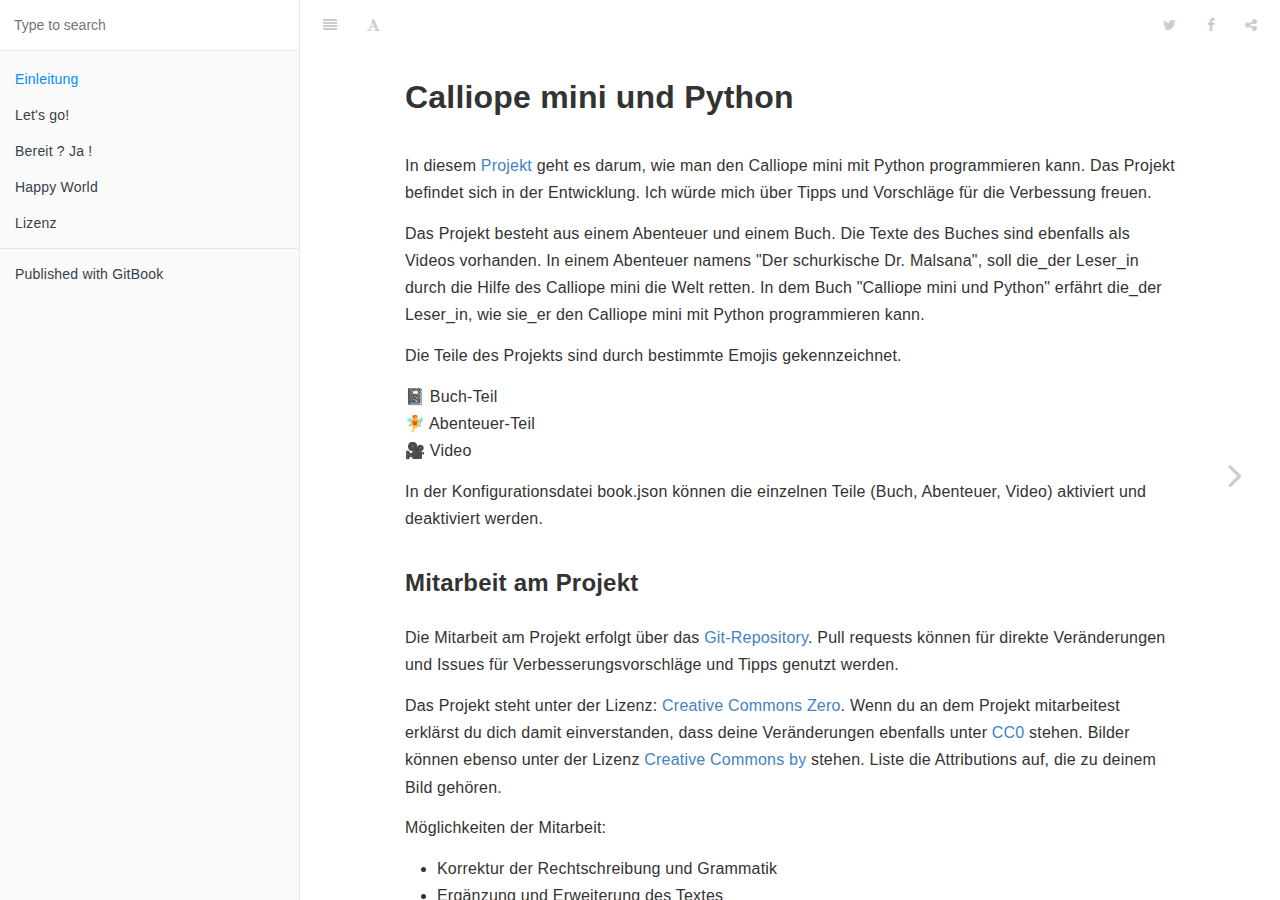
<file: book/_book/index.html>
<!DOCTYPE HTML>
<html lang="" >
    <head>
        <meta charset="UTF-8">
        <meta content="text/html; charset=utf-8" http-equiv="Content-Type">
        <title>Einleitung · GitBook</title>
        <meta http-equiv="X-UA-Compatible" content="IE=edge" />
        <meta name="description" content="">
        <meta name="generator" content="GitBook 3.2.3">
        
        
        
    
    <link rel="stylesheet" href="gitbook/style.css">

    
            
                
                <link rel="stylesheet" href="gitbook/gitbook-plugin-accordion/accordion.css">
                
            
                
                <link rel="stylesheet" href="gitbook/gitbook-plugin-ace/ace.css">
                
            
                
                <link rel="stylesheet" href="gitbook/gitbook-plugin-highlight/website.css">
                
            
                
                <link rel="stylesheet" href="gitbook/gitbook-plugin-search/search.css">
                
            
                
                <link rel="stylesheet" href="gitbook/gitbook-plugin-fontsettings/website.css">
                
            
        

    

    
        
    
        
    
        
    
        
    
        
    
        
    

        
    
    
    <meta name="HandheldFriendly" content="true"/>
    <meta name="viewport" content="width=device-width, initial-scale=1, user-scalable=no">
    <meta name="apple-mobile-web-app-capable" content="yes">
    <meta name="apple-mobile-web-app-status-bar-style" content="black">
    <link rel="apple-touch-icon-precomposed" sizes="152x152" href="gitbook/images/apple-touch-icon-precomposed-152.png">
    <link rel="shortcut icon" href="gitbook/images/favicon.ico" type="image/x-icon">

    
    <link rel="next" href="letsgo.html" />
    
    

    </head>
    <body>
        
<div class="book">
    <div class="book-summary">
        
            
<div id="book-search-input" role="search">
    <input type="text" placeholder="Type to search" />
</div>

            
                <nav role="navigation">
                


<ul class="summary">
    
    

    

    
        
        
    
        <li class="chapter active" data-level="1.1" data-path="./">
            
                <a href="./">
            
                    
                    Einleitung
            
                </a>
            

            
        </li>
    
        <li class="chapter " data-level="1.2" data-path="letsgo.html">
            
                <a href="letsgo.html">
            
                    
                    Let's go!
            
                </a>
            

            
        </li>
    
        <li class="chapter " data-level="1.3" data-path="bereit_ja.html">
            
                <a href="bereit_ja.html">
            
                    
                    Bereit ? Ja !
            
                </a>
            

            
        </li>
    
        <li class="chapter " data-level="1.4" data-path="happyworld.html">
            
                <a href="happyworld.html">
            
                    
                    Happy World
            
                </a>
            

            
        </li>
    
        <li class="chapter " data-level="1.5" data-path="copyright.html">
            
                <a href="copyright.html">
            
                    
                    Lizenz
            
                </a>
            

            
        </li>
    

    

    <li class="divider"></li>

    <li>
        <a href="https://www.gitbook.com" target="blank" class="gitbook-link">
            Published with GitBook
        </a>
    </li>
</ul>


                </nav>
            
        
    </div>

    <div class="book-body">
        
            <div class="body-inner">
                
                    

<div class="book-header" role="navigation">
    

    <!-- Title -->
    <h1>
        <i class="fa fa-circle-o-notch fa-spin"></i>
        <a href="." >Einleitung</a>
    </h1>
</div>




                    <div class="page-wrapper" tabindex="-1" role="main">
                        <div class="page-inner">
                            
<div id="book-search-results">
    <div class="search-noresults">
    
                                <section class="normal markdown-section">
                                
                                <h1 id="calliope-mini-und-python">Calliope mini und Python</h1>
<p>In diesem <a href="https://github.com/openscreencast/calliopemini_und_python" target="_blank">Projekt</a> geht es darum,
wie man den Calliope mini mit Python programmieren kann.
Das Projekt befindet sich in der Entwicklung. Ich w&#xFC;rde mich &#xFC;ber Tipps und Vorschl&#xE4;ge
f&#xFC;r die Verbessung freuen.</p>
<p>Das Projekt besteht aus einem Abenteuer und einem Buch. Die Texte des Buches sind ebenfalls als Videos vorhanden.
In einem Abenteuer namens &quot;Der schurkische Dr. Malsana&quot;, soll die_der Leser_in durch die Hilfe des Calliope mini
die Welt retten. In dem Buch &quot;Calliope mini und Python&quot; erf&#xE4;hrt die_der Leser_in, wie sie_er den Calliope mini mit Python
programmieren kann.</p>
<p>Die Teile des Projekts sind durch bestimmte Emojis gekennzeichnet.</p>
<p>&#x1F4D3; Buch-Teil<br>&#x1F9DA; Abenteuer-Teil<br>&#x1F3A5; Video     </p>
<p>In der Konfigurationsdatei book.json k&#xF6;nnen die einzelnen Teile (Buch, Abenteuer, Video) aktiviert und deaktiviert werden.</p>
<h3 id="mitarbeit-am-projekt">Mitarbeit am Projekt</h3>
<p>Die Mitarbeit am Projekt erfolgt &#xFC;ber das <a href="https://github.com/openscreencast/calliopemini_und_python" target="_blank">Git-Repository</a>.
Pull requests k&#xF6;nnen f&#xFC;r direkte Ver&#xE4;nderungen und Issues f&#xFC;r Verbesserungsvorschl&#xE4;ge und Tipps genutzt werden. </p>
<p>Das Projekt steht unter der Lizenz: <a href="https://creativecommons.org/publicdomain/zero/1.0/" target="_blank">Creative Commons Zero</a>.
Wenn du an dem Projekt mitarbeitest erkl&#xE4;rst du dich damit einverstanden, dass deine Ver&#xE4;nderungen ebenfalls unter <a href="https://creativecommons.org/publicdomain/zero/1.0/" target="_blank">CC0</a> stehen. Bilder k&#xF6;nnen ebenso unter der Lizenz <a href="https://creativecommons.org/licenses/by/4.0/" target="_blank">Creative Commons by</a> stehen.
Liste die Attributions auf, die zu deinem Bild geh&#xF6;ren.</p>
<p>M&#xF6;glichkeiten der Mitarbeit:</p>
<ul>
<li>Korrektur der Rechtschreibung und Grammatik</li>
<li>Erg&#xE4;nzung und Erweiterung des Textes</li>
<li>Alternative Bilder (Fotos, gezeichnete Bilder, Comic, Graphic Novel), Animationen f&#xFC;r das Textadventure &quot;Let&apos;s Go!&quot;</li>
<li>Alternative Geschichten, Teile der Geschichte f&#xFC;r das Textadventure &quot;Let&apos;s Go!&quot;</li>
<li>Zus&#xE4;tzliche Teile, Ver&#xE4;nderung der Teile des Abenteuers (Bilder, Apps, Spiele, Animationen, ...)</li>
</ul>

                                
                                </section>
                            
    </div>
    <div class="search-results">
        <div class="has-results">
            
            <h1 class="search-results-title"><span class='search-results-count'></span> results matching "<span class='search-query'></span>"</h1>
            <ul class="search-results-list"></ul>
            
        </div>
        <div class="no-results">
            
            <h1 class="search-results-title">No results matching "<span class='search-query'></span>"</h1>
            
        </div>
    </div>
</div>

                        </div>
                    </div>
                
            </div>

            
                
                
                <a href="letsgo.html" class="navigation navigation-next navigation-unique" aria-label="Next page: Let's go!">
                    <i class="fa fa-angle-right"></i>
                </a>
                
            
        
    </div>

    <script>
        var gitbook = gitbook || [];
        gitbook.push(function() {
            gitbook.page.hasChanged({"page":{"title":"Einleitung","level":"1.1","depth":1,"next":{"title":"Let's go!","level":"1.2","depth":1,"path":"letsgo.md","ref":"letsgo.md","articles":[]},"dir":"ltr"},"config":{"gitbook":"*","theme":"default","variables":{"video":true,"story":true,"storycss":"border-radius: 10px; padding: 35px; background-color: #333; color: #eee; font-weight: bold; font-family: monospace, courier; font-size: 1.0em; box-shadow: inset 0px 0px 8px 4px #aaa; background-image: url('images/background_story.png');","book":true,"partemojis":{"book":"&#x1f4d3;","video":"&#x1f3a5;","story":"&#x1f9da;"}},"plugins":["accordion","ace","livereload"],"pluginsConfig":{"ace":{},"livereload":{},"accordion":{},"search":{},"lunr":{"maxIndexSize":1000000,"ignoreSpecialCharacters":false},"fontsettings":{"theme":"white","family":"sans","size":2},"highlight":{},"sharing":{"facebook":true,"twitter":true,"google":false,"weibo":false,"instapaper":false,"vk":false,"all":["facebook","google","twitter","weibo","instapaper"]},"theme-default":{"styles":{"website":"styles/website.css","pdf":"styles/pdf.css","epub":"styles/epub.css","mobi":"styles/mobi.css","ebook":"styles/ebook.css","print":"styles/print.css"},"showLevel":false}},"structure":{"langs":"LANGS.md","readme":"README.md","glossary":"GLOSSARY.md","summary":"SUMMARY.md"},"pdf":{"pageNumbers":true,"fontSize":12,"fontFamily":"Arial","paperSize":"a4","chapterMark":"pagebreak","pageBreaksBefore":"/","margin":{"right":62,"left":62,"top":56,"bottom":56}},"styles":{"website":"styles/website.css","pdf":"styles/pdf.css","epub":"styles/epub.css","mobi":"styles/mobi.css","ebook":"styles/ebook.css","print":"styles/print.css"}},"file":{"path":"README.md","mtime":"2017-09-24T14:53:31.445Z","type":"markdown"},"gitbook":{"version":"3.2.3","time":"2017-10-25T01:00:19.723Z"},"basePath":".","book":{"language":""}});
        });
    </script>
</div>

        
    <script src="gitbook/gitbook.js"></script>
    <script src="gitbook/theme.js"></script>
    
        
        <script src="gitbook/gitbook-plugin-accordion/accordionSelector.js"></script>
        
    
        
        <script src="gitbook/gitbook-plugin-ace/ace/ace.js"></script>
        
    
        
        <script src="gitbook/gitbook-plugin-ace/ace.js"></script>
        
    
        
        <script src="gitbook/gitbook-plugin-livereload/plugin.js"></script>
        
    
        
        <script src="gitbook/gitbook-plugin-search/search-engine.js"></script>
        
    
        
        <script src="gitbook/gitbook-plugin-search/search.js"></script>
        
    
        
        <script src="gitbook/gitbook-plugin-lunr/lunr.min.js"></script>
        
    
        
        <script src="gitbook/gitbook-plugin-lunr/search-lunr.js"></script>
        
    
        
        <script src="gitbook/gitbook-plugin-sharing/buttons.js"></script>
        
    
        
        <script src="gitbook/gitbook-plugin-fontsettings/fontsettings.js"></script>
        
    

    </body>
</html>
</file>
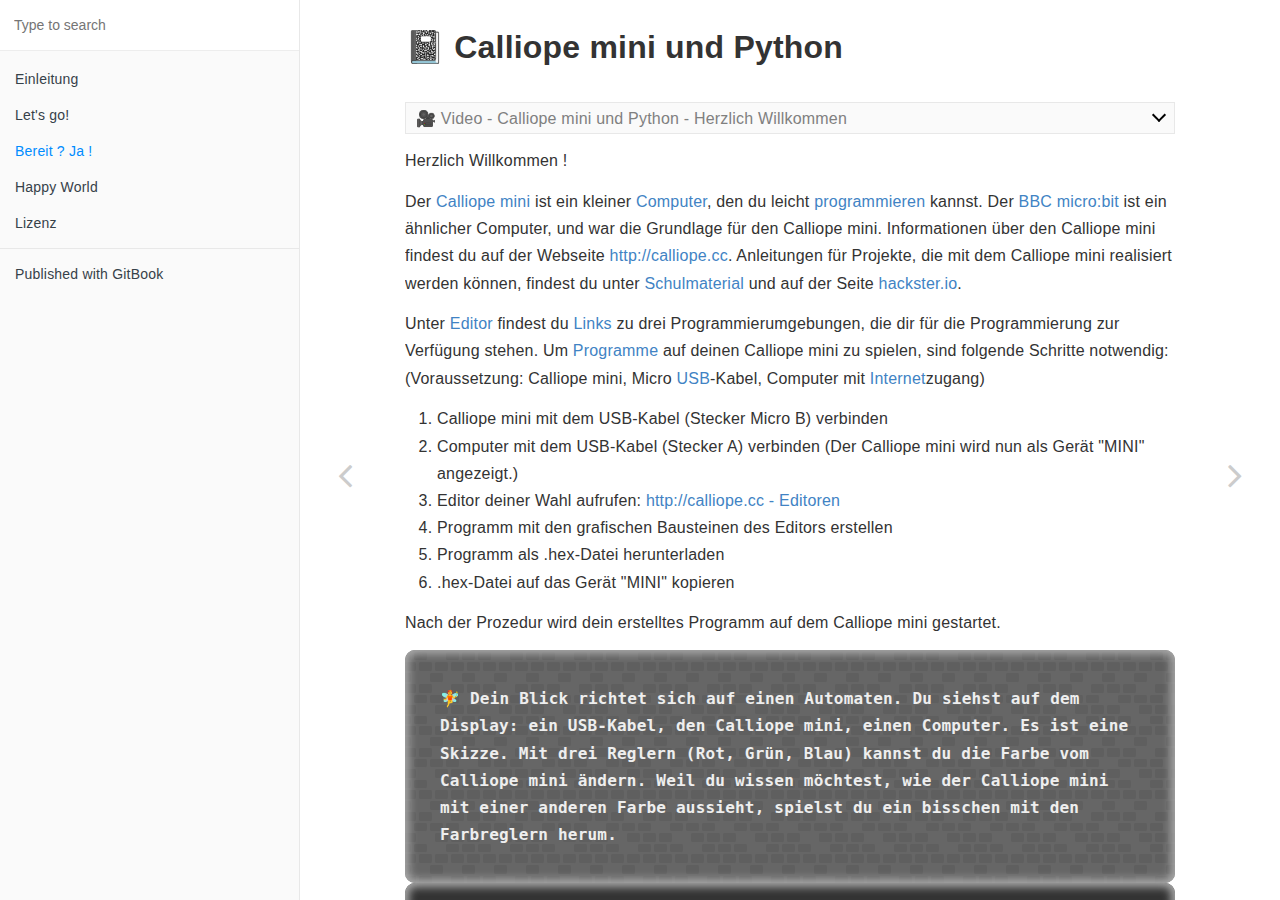
<file: book/_book/bereit_ja.html>
<!DOCTYPE HTML>
<html lang="" >
    <head>
        <meta charset="UTF-8">
        <meta content="text/html; charset=utf-8" http-equiv="Content-Type">
        <title>Bereit ? Ja ! · GitBook</title>
        <meta http-equiv="X-UA-Compatible" content="IE=edge" />
        <meta name="description" content="">
        <meta name="generator" content="GitBook 3.2.3">
        
        
        
    
    <link rel="stylesheet" href="gitbook/style.css">

    
            
                
                <link rel="stylesheet" href="gitbook/gitbook-plugin-accordion/accordion.css">
                
            
                
                <link rel="stylesheet" href="gitbook/gitbook-plugin-ace/ace.css">
                
            
                
                <link rel="stylesheet" href="gitbook/gitbook-plugin-highlight/website.css">
                
            
                
                <link rel="stylesheet" href="gitbook/gitbook-plugin-search/search.css">
                
            
                
                <link rel="stylesheet" href="gitbook/gitbook-plugin-fontsettings/website.css">
                
            
        

    

    
        
    
        
    
        
    
        
    
        
    
        
    

        
    
    
    <meta name="HandheldFriendly" content="true"/>
    <meta name="viewport" content="width=device-width, initial-scale=1, user-scalable=no">
    <meta name="apple-mobile-web-app-capable" content="yes">
    <meta name="apple-mobile-web-app-status-bar-style" content="black">
    <link rel="apple-touch-icon-precomposed" sizes="152x152" href="gitbook/images/apple-touch-icon-precomposed-152.png">
    <link rel="shortcut icon" href="gitbook/images/favicon.ico" type="image/x-icon">

    
    <link rel="next" href="happyworld.html" />
    
    
    <link rel="prev" href="letsgo.html" />
    

    </head>
    <body>
        
<div class="book">
    <div class="book-summary">
        
            
<div id="book-search-input" role="search">
    <input type="text" placeholder="Type to search" />
</div>

            
                <nav role="navigation">
                


<ul class="summary">
    
    

    

    
        
        
    
        <li class="chapter " data-level="1.1" data-path="./">
            
                <a href="./">
            
                    
                    Einleitung
            
                </a>
            

            
        </li>
    
        <li class="chapter " data-level="1.2" data-path="letsgo.html">
            
                <a href="letsgo.html">
            
                    
                    Let's go!
            
                </a>
            

            
        </li>
    
        <li class="chapter active" data-level="1.3" data-path="bereit_ja.html">
            
                <a href="bereit_ja.html">
            
                    
                    Bereit ? Ja !
            
                </a>
            

            
        </li>
    
        <li class="chapter " data-level="1.4" data-path="happyworld.html">
            
                <a href="happyworld.html">
            
                    
                    Happy World
            
                </a>
            

            
        </li>
    
        <li class="chapter " data-level="1.5" data-path="copyright.html">
            
                <a href="copyright.html">
            
                    
                    Lizenz
            
                </a>
            

            
        </li>
    

    

    <li class="divider"></li>

    <li>
        <a href="https://www.gitbook.com" target="blank" class="gitbook-link">
            Published with GitBook
        </a>
    </li>
</ul>


                </nav>
            
        
    </div>

    <div class="book-body">
        
            <div class="body-inner">
                
                    

<div class="book-header" role="navigation">
    

    <!-- Title -->
    <h1>
        <i class="fa fa-circle-o-notch fa-spin"></i>
        <a href="." >Bereit ? Ja !</a>
    </h1>
</div>




                    <div class="page-wrapper" tabindex="-1" role="main">
                        <div class="page-inner">
                            
<div id="book-search-results">
    <div class="search-noresults">
    
                                <section class="normal markdown-section">
                                
                                <h1 id="Calliope_mini_und_Python">&#x1F4D3;  Calliope mini und Python </h1>
<div class="accordion accordionClose"><div class="accordionButton"><div class="accordionTitle">&#x1F3A5; Video - Calliope mini und Python - Herzlich Willkommen</div><div class="accordionSpinnerBox"><div class="accordionSpinner"></div></div></div><div class="accordionContent">
<p>iframe - Video</p>
</div></div>
<p></p>


<p>Herzlich Willkommen ! </p>
<p>Der <a href="https://de.wikipedia.org/wiki/Calliope_mini" target="_blank">Calliope mini</a> ist ein 
kleiner <a href="https://de.wikipedia.org/wiki/Computer" target="_blank">Computer</a>, den du
leicht <a href="https://de.wikipedia.org/wiki/Programmierung" target="_blank">programmieren</a> kannst.
Der <a href="https://de.wikipedia.org/wiki/BBC_micro:bit" target="_blank">BBC micro:bit</a> ist ein &#xE4;hnlicher Computer,
und war die Grundlage f&#xFC;r den Calliope mini.
Informationen &#xFC;ber den Calliope mini findest du auf der Webseite <a href="http://calliope.cc" target="_blank">http://calliope.cc</a>.
Anleitungen f&#xFC;r Projekte, die mit dem Calliope mini realisiert werden k&#xF6;nnen,
findest du unter <a href="http://calliope.cc/schulmaterial" target="_blank">Schulmaterial</a> und auf der Seite <a href="https://www.hackster.io/calliope-mini" target="_blank">hackster.io</a>.</p>
<p>Unter <a href="http://calliope.cc/editor" target="_blank">Editor</a> findest du <a href="https://de.wikipedia.org/wiki/Hyperlink" target="_blank">Links</a>
zu drei Programmierumgebungen, die dir f&#xFC;r die Programmierung zur Verf&#xFC;gung stehen. 
Um <a href="https://de.wikipedia.org/wiki/Computerprogramm" target="_blank">Programme</a> auf deinen Calliope mini zu spielen, sind folgende Schritte notwendig:
(Voraussetzung: Calliope mini, Micro <a href="https://de.wikipedia.org/wiki/Universal_Serial_Bus" target="_blank">USB</a>-Kabel,
Computer mit <a href="https://de.wikipedia.org/wiki/Internet" target="_blank">Internet</a>zugang)</p>
<ol>
<li>Calliope mini mit dem USB-Kabel (Stecker Micro B) verbinden</li>
<li>Computer mit dem USB-Kabel (Stecker A) verbinden (Der Calliope mini wird nun als Ger&#xE4;t &quot;MINI&quot; angezeigt.)</li>
<li>Editor deiner Wahl aufrufen: <a href="http://calliope.cc/editor" target="_blank">http://calliope.cc - Editoren</a></li>
<li>Programm mit den grafischen Bausteinen des Editors erstellen</li>
<li>Programm als .hex-Datei herunterladen</li>
<li>.hex-Datei auf das Ger&#xE4;t &quot;MINI&quot; kopieren</li>
</ol>
<p>Nach der Prozedur wird dein erstelltes Programm auf dem Calliope mini gestartet.</p>
<div style="border-radius: 10px; padding: 35px; background-color: #333; color: #eee; font-weight: bold; font-family: monospace, courier; font-size: 1.0em; box-shadow: inset 0px 0px 8px 4px #aaa; background-image: url(&apos;images/background_story.png&apos;);">&#x1F9DA; Dein Blick richtet sich auf einen Automaten. Du siehst auf dem Display: ein USB-Kabel, den Calliope mini, einen Computer. Es ist eine Skizze. Mit drei Reglern (Rot, Gr&#xFC;n, Blau) kannst du die Farbe vom Calliope mini &#xE4;ndern. Weil du wissen m&#xF6;chtest, wie der Calliope mini mit einer anderen Farbe aussieht, spielst du ein bisschen mit den Farbreglern herum.
</div>

<div style="border-radius: 10px; padding: 35px; background-color: #333; color: #eee; font-weight: bold; font-family: monospace, courier; font-size: 1.0em; box-shadow: inset 0px 0px 8px 4px #aaa; background-image: url(&apos;images/background_story.png&apos;);background-image: none;">

<svg xmlns:dc="http://purl.org/dc/elements/1.1/" xmlns:cc="http://creativecommons.org/ns#" xmlns:rdf="http://www.w3.org/1999/02/22-rdf-syntax-ns#" xmlns:svg="http://www.w3.org/2000/svg" xmlns="http://www.w3.org/2000/svg" width="700" height="430" viewbox="0 0 193.14584 113.77084" version="1.1" id="svg8">
  <defs id="defs2">
    <marker orient="auto" refy="0" refx="0" id="Arrow1Lend" style="overflow:visible">
      <path id="path3335" d="M 0,0 5,-5 -12.5,0 5,5 Z" style="fill-rule:evenodd;stroke:#000000;stroke-width:1.00000003pt" transform="matrix(-0.8,0,0,-0.8,-10,0)"/>
    </marker>
    <marker orient="auto" refy="0" refx="0" id="Arrow1Lstart" style="overflow:visible">
      <path id="path3332" d="M 0,0 5,-5 -12.5,0 5,5 Z" style="fill-rule:evenodd;stroke:#000000;stroke-width:1.00000003pt" transform="matrix(0.8,0,0,0.8,10,0)"/>
    </marker>
    <lineargradient x1="86.851997" x2="86.851997" y1="32.324001" gradientunits="userSpaceOnUse" y2="214.61" id="linearGradient5820">
      <stop offset="0" style="stop-color:#b7b7b7" id="stop5822"/>
      <stop offset=".06875" style="stop-color:#b7b7b7" id="stop5824"/>
      <stop offset=".34003" style="stop-color:#8c8c8c" id="stop5826"/>
      <stop offset=".51347" style="stop-color:#676767" id="stop5828"/>
      <stop offset="0.55" style="stop-color:#6b6b6b" id="stop5830"/>
      <stop offset="0.775" style="stop-color:#3e3e3e" id="stop5832"/>
      <stop offset="1" style="stop-color:#000000" id="stop5834"/>
    </lineargradient>
    <clippath clippathunits="userSpaceOnUse" id="clipPath2564">
      <path d="M 72.54,579.24 H 539.46 V 342.15 H 72.54 Z" id="path2566"/>
    </clippath>
  </defs>
  <metadata id="metadata5">
    <rdf:rdf>
      <cc:work rdf:about="">
        <dc:format>image/svg+xml</dc:format>
        <dc:type rdf:resource="http://purl.org/dc/dcmitype/StillImage">
        <dc:title/>
        <cc:license rdf:resource="http://creativecommons.org/publicdomain/zero/1.0/">
        <dc:creator>
          <cc:agent>
            <dc:title>openscreencast.de</dc:title>
          </cc:agent>
        </dc:creator>
        <dc:language>deutsch, german</dc:language>
        <dc:subject>
          <rdf:bag>
            <rdf:li>Calliope mini</rdf:li>
            <rdf:li>Technik</rdf:li>
            <rdf:li>IT</rdf:li>
            <rdf:li>Elektronik</rdf:li>
            <rdf:li>Computer</rdf:li>
            <rdf:li>Programmieren</rdf:li>
            <rdf:li>Programmierung</rdf:li>
            <rdf:li>Board</rdf:li>
            <rdf:li>usb</rdf:li>
            <rdf:li>usb-cable</rdf:li>
            <rdf:li>USB-Kabel</rdf:li>
            <rdf:li>PC</rdf:li>
          </rdf:bag>
        </dc:subject>
        <dc:description>Calliope mini - computer - usb - als svg</dc:description>
        <dc:source>openscreencast.de</dc:source>
      </cc:license></dc:type></cc:work>
      <cc:license rdf:about="http://creativecommons.org/publicdomain/zero/1.0/">
        <cc:permits rdf:resource="http://creativecommons.org/ns#Reproduction">
        <cc:permits rdf:resource="http://creativecommons.org/ns#Distribution">
        <cc:permits rdf:resource="http://creativecommons.org/ns#DerivativeWorks">
      </cc:permits></cc:permits></cc:permits></cc:license>
    </rdf:rdf>
  </metadata>
  <g id="calliopemini">
    <title id="title612">Calliope mini</title>
    <path style="fill:#25475e;fill-opacity:1;stroke:none;stroke-width:0.1490743px;stroke-linecap:butt;stroke-linejoin:miter;stroke-opacity:1" d="m 90.664885,64.563445 c 0.484504,-1.075115 0.396781,-0.925293 2.274994,-2.494785 1.878214,-1.569492 6.196367,-2.745546 9.577661,-6.014553 3.38129,-3.269006 7.68354,-9.941888 9.18023,-14.914747 1.4967,-4.972865 0.64634,-10.267517 0.44952,-13.638268 -0.19681,-3.370751 2.40179,-4.369583 2.40179,-4.369583 0,0 1.15801,-0.80388 3.30764,-0.432061 2.14964,0.371819 2.82031,0.829646 5.36607,2.522269 2.54575,1.692624 6.35759,3.46299 9.62311,4.308857 3.26551,0.845862 7.43926,1.038893 10.96911,0.622929 3.52985,-0.415964 6.57919,-2.275887 9.14487,-3.552322 2.56567,-1.276429 5.3027,-3.70136 7.31088,-4.179054 2.00817,-0.477693 3.29168,0.01431 4.53882,0.628068 1.24714,0.613739 1.70586,1.110572 2.38996,2.95175 0.68411,1.841178 -0.0774,5.890845 0.25665,9.290218 0.33405,3.399373 1.09522,7.529741 2.64162,10.920854 1.54642,3.391119 4.25496,6.312044 6.68692,8.69043 2.43196,2.378387 5.28147,4.198092 8.20578,5.622895 2.92432,1.424803 3.35048,1.617186 4.33198,2.983809 0.98149,1.366623 1.21088,2.994605 0.54108,4.75914 -0.66981,1.764534 -5.5967,4.021355 -8.06553,5.514169 -2.46884,1.492815 -6.99165,5.516339 -9.82619,9.804822 -2.83454,4.288478 -3.69708,10.788037 -4.18244,14.868299 -0.48536,4.080259 1.22139,6.784509 0.072,8.971419 -1.14935,2.18691 -3.0021,3.05557 -5.1994,3.24495 -2.1973,0.18937 -4.92861,-2.12451 -6.42108,-3.03517 -1.49247,-0.91065 -3.93756,-2.31015 -6.08819,-2.81413 -2.15063,-0.50397 -5.10439,-0.72873 -6.29479,-1.62777 -1.19041,-0.89904 -0.7847,-1.56698 -1.23821,-2.11256 -0.4535,-0.54557 -0.80995,-0.96747 -1.36648,-1.183907 -0.55653,-0.216436 -1.08989,-0.254535 -1.62132,-0.07282 -0.53144,0.181717 -1.03096,0.470417 -1.38617,1.034757 -0.35522,0.56433 0.0317,1.12111 -0.86902,1.97422 -0.90073,0.85311 -2.47762,0.49388 -4.65341,1.29115 -2.17578,0.79728 -6.06371,2.56586 -8.24138,3.79779 -2.17767,1.23194 -3.15056,2.915 -4.9077,3.342 -1.75714,0.427 -3.44916,-0.0959 -4.82573,-1.0966 -1.37656,-1.00068 -2.02248,-4.38383 -2.02049,-5.38782 0.002,-1.00399 0.46058,-6.194932 -0.38497,-10.142252 -0.84555,-3.94732 -2.2633,-8.114615 -4.28257,-11.225811 -2.01927,-3.111195 -4.76256,-5.333415 -7.25144,-7.229105 -2.488874,-1.89569 -5.698372,-2.795781 -7.412994,-4.224675 -1.714622,-1.428893 -2.711918,-2.354542 -3.127898,-3.718979 -0.415979,-1.364437 -0.08782,-2.60271 0.396679,-3.677826 z" id="platine"/>
      <title id="title4070">Platine</title>
    
    <ellipse style="fill:#eee489;fill-opacity:1;stroke:none;stroke-width:0.25832531;stroke-opacity:1" id="ecke_minus" cx="116.85413" cy="27.204109" rx="4.9995027" ry="4.9313893"/>
      <title id="title192">Ecke Minus - Krokodilklemmenanschluss</title>
    
    <ellipse style="fill:#f0f0f0;fill-opacity:1;stroke:none;stroke-width:0.1167312;stroke-opacity:1" id="path4302-6" cx="116.77705" cy="27.092724" rx="2.2591591" ry="2.22838"/>
    <ellipse style="fill:#eee489;fill-opacity:1;stroke:none;stroke-width:0.25832531;stroke-opacity:1" id="ecke_plus" cx="162.22951" cy="26.952253" rx="4.9995027" ry="4.9313893"/>
      <title id="title194">Ecke Plus - Krokodilklemmenanschluss f&#xFC;r 3.3V</title>
    
    <ellipse style="fill:#f0f0f0;fill-opacity:1;stroke:none;stroke-width:0.1167312;stroke-opacity:1" id="path4302-6-9" cx="162.15242" cy="26.840866" rx="2.2591591" ry="2.22838"/>
    <ellipse style="fill:#eee489;fill-opacity:1;stroke:none;stroke-width:0.25832531;stroke-opacity:1" id="ecke_p3" cx="185.43385" cy="66.165199" rx="4.9995027" ry="4.9313893"/>
      <title id="title202">Ecke P3</title>
    
    <ellipse style="fill:#f0f0f0;fill-opacity:1;stroke:none;stroke-width:0.1167312;stroke-opacity:1" id="path4302-6-2" cx="185.35678" cy="66.05381" rx="2.2591591" ry="2.22838"/>
    <ellipse style="fill:#eee489;fill-opacity:1;stroke:none;stroke-width:0.25832531;stroke-opacity:1" id="ecke_p2" cx="163.24857" cy="105.83701" rx="4.9995027" ry="4.9313893"/>
      <title id="title200">Ecke P2</title>
    
    <ellipse style="fill:#f0f0f0;fill-opacity:1;stroke:none;stroke-width:0.1167312;stroke-opacity:1" id="path4302-6-0" cx="163.17149" cy="105.72562" rx="2.2591591" ry="2.22838"/>
    <ellipse style="fill:#eee489;fill-opacity:1;stroke:none;stroke-width:0.25832531;stroke-opacity:1" id="ecke_p1" cx="118.01617" cy="106.63014" rx="4.9995027" ry="4.9313893"/>
      <title id="title198">Ecke P1</title>
    
    <ellipse style="fill:#f0f0f0;fill-opacity:1;stroke:none;stroke-width:0.1167312;stroke-opacity:1" id="path4302-6-3" cx="117.93909" cy="106.51875" rx="2.2591591" ry="2.22838"/>
    <ellipse style="fill:#eee489;fill-opacity:1;stroke:none;stroke-width:0.25832531;stroke-opacity:1" id="ecke_p0" cx="94.613251" cy="66.762062" rx="4.9995027" ry="4.9313893"/>
      <title id="title196">Ecke P0</title>
    
    <ellipse style="fill:#f0f0f0;fill-opacity:1;stroke:none;stroke-width:0.1167312;stroke-opacity:1" id="path4302-6-6" cx="94.536171" cy="66.650673" rx="2.2591591" ry="2.22838"/>
    <rect style="fill:#c8c8c8;fill-opacity:1;stroke:none;stroke-width:0.1490743;stroke-opacity:1" id="usb" width="7.20157" height="7.4461451" x="136.80244" y="30.164917"/>
      <title id="title1142">USB Micro B Anschluss (Programmierung, Stromversorgung)</title>
    
    <g id="ledmatrix" transform="matrix(0.56343044,0,0,0.56343044,78.176059,-40.14693)">
      <title id="title170">LED-Matrix</title>
      <rect y="152.09224" x="110.41048" height="4.4516912" width="1.0636191" id="rect4410" style="fill:#c8c8c8;fill-opacity:1;stroke:none;stroke-width:0.24508233;stroke-opacity:1"/>
      <rect y="160.82321" x="110.41059" height="4.4516912" width="1.0636191" id="rect4410-2" style="fill:#c8c8c8;fill-opacity:1;stroke:none;stroke-width:0.24508233;stroke-opacity:1"/>
      <rect y="169.79553" x="110.41059" height="4.4516912" width="1.0636191" id="rect4410-6" style="fill:#c8c8c8;fill-opacity:1;stroke:none;stroke-width:0.24508233;stroke-opacity:1"/>
      <rect y="178.5265" x="110.41067" height="4.4516912" width="1.0636191" id="rect4410-2-1" style="fill:#c8c8c8;fill-opacity:1;stroke:none;stroke-width:0.24508233;stroke-opacity:1"/>
      <rect y="187.33267" x="110.41059" height="4.4516912" width="1.0636191" id="rect4410-2-1-8" style="fill:#c8c8c8;fill-opacity:1;stroke:none;stroke-width:0.24508233;stroke-opacity:1"/>
      <rect y="152.09224" x="119.02264" height="4.4516912" width="1.0636191" id="rect4410-7" style="fill:#c8c8c8;fill-opacity:1;stroke:none;stroke-width:0.24508233;stroke-opacity:1"/>
      <rect y="160.82321" x="119.02264" height="4.4516912" width="1.0636191" id="rect4410-2-9" style="fill:#c8c8c8;fill-opacity:1;stroke:none;stroke-width:0.24508233;stroke-opacity:1"/>
      <rect y="169.79553" x="119.02264" height="4.4516912" width="1.0636191" id="rect4410-6-2" style="fill:#c8c8c8;fill-opacity:1;stroke:none;stroke-width:0.24508233;stroke-opacity:1"/>
      <rect y="178.52649" x="119.02264" height="4.4516912" width="1.0636191" id="rect4410-2-1-0" style="fill:#c8c8c8;fill-opacity:1;stroke:none;stroke-width:0.24508233;stroke-opacity:1"/>
      <rect y="187.33267" x="119.02264" height="4.4516912" width="1.0636191" id="rect4410-2-1-8-2" style="fill:#c8c8c8;fill-opacity:1;stroke:none;stroke-width:0.24508233;stroke-opacity:1"/>
      <rect y="152.09224" x="101.41032" height="4.4516912" width="1.0636191" id="rect4410-7-3" style="fill:#c8c8c8;fill-opacity:1;stroke:none;stroke-width:0.24508233;stroke-opacity:1"/>
      <rect y="160.82321" x="101.41032" height="4.4516912" width="1.0636191" id="rect4410-2-9-7" style="fill:#c8c8c8;fill-opacity:1;stroke:none;stroke-width:0.24508233;stroke-opacity:1"/>
      <rect y="169.79553" x="101.41032" height="4.4516912" width="1.0636191" id="rect4410-6-2-5" style="fill:#c8c8c8;fill-opacity:1;stroke:none;stroke-width:0.24508233;stroke-opacity:1"/>
      <rect y="178.52649" x="101.41032" height="4.4516912" width="1.0636191" id="rect4410-2-1-0-9" style="fill:#c8c8c8;fill-opacity:1;stroke:none;stroke-width:0.24508233;stroke-opacity:1"/>
      <rect y="187.33267" x="101.41032" height="4.4516912" width="1.0636191" id="rect4410-2-1-8-2-2" style="fill:#c8c8c8;fill-opacity:1;stroke:none;stroke-width:0.24508233;stroke-opacity:1"/>
      <rect y="152.09224" x="127.82887" height="4.4516912" width="1.0636191" id="rect4410-7-2" style="fill:#c8c8c8;fill-opacity:1;stroke:none;stroke-width:0.24508233;stroke-opacity:1"/>
      <rect y="160.82321" x="127.82887" height="4.4516912" width="1.0636191" id="rect4410-2-9-8" style="fill:#c8c8c8;fill-opacity:1;stroke:none;stroke-width:0.24508233;stroke-opacity:1"/>
      <rect y="169.79553" x="127.82887" height="4.4516912" width="1.0636191" id="rect4410-6-2-9" style="fill:#c8c8c8;fill-opacity:1;stroke:none;stroke-width:0.24508233;stroke-opacity:1"/>
      <rect y="178.52649" x="127.82887" height="4.4516912" width="1.0636191" id="rect4410-2-1-0-7" style="fill:#c8c8c8;fill-opacity:1;stroke:none;stroke-width:0.24508233;stroke-opacity:1"/>
      <rect y="187.33267" x="127.82887" height="4.4516912" width="1.0636191" id="rect4410-2-1-8-2-3" style="fill:#c8c8c8;fill-opacity:1;stroke:none;stroke-width:0.24508233;stroke-opacity:1"/>
      <rect y="152.09224" x="92.604164" height="4.4516912" width="1.0636191" id="rect4410-7-2-6" style="fill:#c8c8c8;fill-opacity:1;stroke:none;stroke-width:0.24508233;stroke-opacity:1"/>
      <rect y="160.82321" x="92.604164" height="4.4516912" width="1.0636191" id="rect4410-2-9-8-1" style="fill:#c8c8c8;fill-opacity:1;stroke:none;stroke-width:0.24508233;stroke-opacity:1"/>
      <rect y="169.79553" x="92.604164" height="4.4516912" width="1.0636191" id="rect4410-6-2-9-2" style="fill:#c8c8c8;fill-opacity:1;stroke:none;stroke-width:0.24508233;stroke-opacity:1"/>
      <rect y="178.52649" x="92.604164" height="4.4516912" width="1.0636191" id="rect4410-2-1-0-7-9" style="fill:#c8c8c8;fill-opacity:1;stroke:none;stroke-width:0.24508233;stroke-opacity:1"/>
      <rect y="187.33267" x="92.604164" height="4.4516912" width="1.0636191" id="rect4410-2-1-8-2-3-3" style="fill:#c8c8c8;fill-opacity:1;stroke:none;stroke-width:0.24508233;stroke-opacity:1"/>
    </g>
    <ellipse style="fill:#f0f0f0;fill-opacity:1;stroke:none;stroke-width:0.19184434" id="path1297" cx="35.671883" cy="116.4484" rx="3.5415039" ry="3.0237734" transform="matrix(0.75421528,-0.65662723,0.69943347,0.71469771,0,0)"/>
    <rect style="fill:#c8c8c8;fill-opacity:1;stroke:none;stroke-width:0.23974352;stroke-opacity:1" id="rect4595" width="6.3901811" height="6.4015322" x="113.15635" y="-37.106579" transform="rotate(46.255487)"/>
    <ellipse style="fill:#000000;fill-opacity:1;stroke:none;stroke-width:0.02121483;stroke-opacity:1" id="path4302-6-1" cx="105.02516" cy="56.96674" rx="0.41058153" ry="0.40498772"/>
    <ellipse style="fill:#000000;fill-opacity:1;stroke:none;stroke-width:0.02121483;stroke-opacity:1" id="path4302-6-1-9" cx="101.24553" cy="60.459621" rx="0.41058153" ry="0.40498772"/>
    <ellipse style="fill:#000000;fill-opacity:1;stroke:none;stroke-width:0.02121483;stroke-opacity:1" id="path4302-6-1-4" cx="104.79141" cy="64.155106" rx="0.41058153" ry="0.40498772"/>
    <ellipse style="fill:#000000;fill-opacity:1;stroke:none;stroke-width:0.02121483;stroke-opacity:1" id="path4302-6-1-7" cx="108.6759" cy="60.661175" rx="0.41058153" ry="0.40498772"/>
    <ellipse style="fill:#00bcdd;fill-opacity:1;stroke:none;stroke-width:0.11936919;stroke-opacity:1" id="knopfa" cx="104.95667" cy="60.535587" rx="2.3102136" ry="2.2787387"/>
      <title id="title172">Knopf A - programmierbar</title>
    
    <ellipse style="fill:#f0f0f0;fill-opacity:1;stroke:none;stroke-width:0.19184433" id="path1297-2" cx="-164.3535" cy="-68.536537" rx="3.5415039" ry="3.0237734" transform="matrix(-0.75421527,-0.65662723,-0.69943347,0.71469771,0,0)"/>
    <rect style="fill:#c8c8c8;fill-opacity:1;stroke:none;stroke-width:0.23974353;stroke-opacity:1" id="rect4595-4" width="6.3901811" height="6.4015322" x="161.06058" y="-88.432625" transform="rotate(46.255487)"/>
    <ellipse style="fill:#000000;fill-opacity:1;stroke:none;stroke-width:0.02121483;stroke-opacity:1" id="path4302-6-1-5" cx="175.22774" cy="56.085125" rx="0.41058153" ry="0.40498772"/>
    <ellipse style="fill:#000000;fill-opacity:1;stroke:none;stroke-width:0.02121483;stroke-opacity:1" id="path4302-6-1-9-0" cx="171.4481" cy="59.578007" rx="0.41058153" ry="0.40498772"/>
    <ellipse style="fill:#000000;fill-opacity:1;stroke:none;stroke-width:0.02121483;stroke-opacity:1" id="path4302-6-1-4-3" cx="174.99399" cy="63.273487" rx="0.41058153" ry="0.40498772"/>
    <ellipse style="fill:#000000;fill-opacity:1;stroke:none;stroke-width:0.02121483;stroke-opacity:1" id="path4302-6-1-7-6" cx="178.87848" cy="59.77956" rx="0.41058153" ry="0.40498772"/>
    <ellipse style="fill:#e95262;fill-opacity:1;stroke:none;stroke-width:0.11936919;stroke-opacity:1" id="knopfb" cx="175.15926" cy="59.653973" rx="2.3102136" ry="2.2787387"/>
      <title id="title174">Knopf B - programmierbar</title>
    
    <g id="verbindungsstecker_a0" transform="matrix(0.56343044,0,0,0.56343044,78.176059,-40.445079)">
      <title id="title188">Verbindungs-Stecker A0 - Grove-Connector</title>
      <rect transform="rotate(30.055793)" y="94.682167" x="127.11486" height="24.937338" width="10.415204" id="rect4408-0" style="fill:#c8c8c8;fill-opacity:1;stroke:none;stroke-width:0.32808203;stroke-opacity:1"/>
      <ellipse ry="0.71878922" rx="0.72871733" cy="153.21654" cx="63.853874" id="path4302-6-1-6" style="fill:#000000;fill-opacity:1;stroke:none;stroke-width:0.03765297;stroke-opacity:1"/>
      <ellipse ry="0.71878922" rx="0.72871733" cy="157.07407" cx="61.925835" id="path4302-6-1-6-3" style="fill:#000000;fill-opacity:1;stroke:none;stroke-width:0.03765297;stroke-opacity:1"/>
      <ellipse ry="0.71878922" rx="0.72871733" cy="160.68706" cx="60.049469" id="path4302-6-1-6-3-2" style="fill:#000000;fill-opacity:1;stroke:none;stroke-width:0.03765297;stroke-opacity:1"/>
      <ellipse ry="0.71878922" rx="0.72871733" cy="164.17775" cx="58.045006" id="path4302-6-1-6-3-0" style="fill:#000000;fill-opacity:1;stroke:none;stroke-width:0.03765297;stroke-opacity:1"/>
    </g>
    <g transform="matrix(0.29212256,-0.48178654,0.48178654,0.29212256,72.585216,31.626321)" id="verbindungsstecker_a1">
      <title id="title190">Verbindungs-Stecker A1 - Grove-Connector</title>
      <rect transform="rotate(30.055793)" y="94.682167" x="127.11486" height="24.937338" width="10.415204" id="rect4408-0-1" style="fill:#c8c8c8;fill-opacity:1;stroke:none;stroke-width:0.32808203;stroke-opacity:1"/>
      <ellipse ry="0.71878922" rx="0.72871733" cy="153.21654" cx="63.853874" id="path4302-6-1-6-5" style="fill:#000000;fill-opacity:1;stroke:none;stroke-width:0.03765297;stroke-opacity:1"/>
      <ellipse ry="0.71878922" rx="0.72871733" cy="157.07407" cx="61.925835" id="path4302-6-1-6-3-5" style="fill:#000000;fill-opacity:1;stroke:none;stroke-width:0.03765297;stroke-opacity:1"/>
      <ellipse ry="0.71878922" rx="0.72871733" cy="160.68706" cx="60.049469" id="path4302-6-1-6-3-2-4" style="fill:#000000;fill-opacity:1;stroke:none;stroke-width:0.03765297;stroke-opacity:1"/>
      <ellipse ry="0.71878922" rx="0.72871733" cy="164.17775" cx="58.045006" id="path4302-6-1-6-3-0-7" style="fill:#000000;fill-opacity:1;stroke:none;stroke-width:0.03765297;stroke-opacity:1"/>
    </g>
    <ellipse style="fill:#f0f0f0;fill-opacity:1;stroke:none;stroke-width:0.08777244;stroke-opacity:1" id="reset" cx="148.31671" cy="33.499737" rx="1.4551616" ry="1.9559932"/>
      <title id="title168">Reset-Knopf</title>
    
    <rect style="fill:#000000;fill-opacity:1;stroke:none;stroke-width:0.16911185;stroke-opacity:1" id="lautsprecher" width="12.073917" height="10.570351" x="178.21181" y="-38.81636" transform="matrix(0.83424255,0.55139765,-0.50958116,0.86042259,0,0)"/>
      <title id="title180">Piezo-Lautsprecher</title>
    
    <rect style="fill:#000000;fill-opacity:1;stroke:none;stroke-width:0.15122876;stroke-opacity:1" id="prozessor" width="6.7663298" height="6.7663298" x="141.18021" y="-40.229496" transform="rotate(46.564531)"/>
      <title id="title184">32-bit ARM Cortex M0 processor (16MHz), 16kB RAM, 256kB Flash, Bluetooth Low Energy</title>
    
    <rect style="fill:#f0f0f0;fill-opacity:1;stroke:none;stroke-width:0.07259213;stroke-opacity:1" id="rect4821-6" width="3.2479427" height="3.2479427" x="139.97961" y="73.215042" transform="rotate(0.64040907)"/>
    <ellipse style="fill:#c8d2d2;fill-opacity:1;stroke:none;stroke-width:0.06359921;stroke-opacity:1" id="rgbled" cx="140.69482" cy="76.257324" rx="1.2308685" ry="1.2140988"/>
      <title id="title182">Programmierbare RGB LED</title>
    
    <rect style="fill:#eac169;fill-opacity:1;stroke:none;stroke-width:0.18170632;stroke-opacity:1" id="rect4868" width="4.1664691" height="7.8039289" x="153.24422" y="73.307472"/>
    <rect style="fill:#f0f0f0;fill-opacity:1;stroke:none;stroke-width:0.25093868;stroke-opacity:1" id="batterie" width="6.7233295" height="9.2234249" x="183.84512" y="-10.926603" transform="matrix(0.87619329,0.48195987,-0.47272332,0.88121091,0,0)"/>
      <title id="title186">JST Batterieanschluss (3.3V)</title>
    
    <g id="g5143" transform="matrix(0.56343044,0,0,0.56343044,78.176059,-40.14693)">
      <ellipse ry="1.5404671" rx="1.4483957" cy="228.65224" cx="100.79944" id="path4885" style="fill:#000000;fill-opacity:1;stroke:#ecdf8a;stroke-width:0.26458332;stroke-opacity:1"/>
      <ellipse ry="1.5404671" rx="1.4483957" cy="228.65224" cx="106.0911" id="path4885-2" style="fill:#000000;fill-opacity:1;stroke:#ecdf8a;stroke-width:0.26458332;stroke-opacity:1"/>
      <ellipse ry="1.5404671" rx="1.4483957" cy="228.65224" cx="111.38277" id="path4885-2-5" style="fill:#000000;fill-opacity:1;stroke:#ecdf8a;stroke-width:0.26458332;stroke-opacity:1"/>
      <ellipse ry="1.5404671" rx="1.4483957" cy="228.65224" cx="116.67444" id="path4885-2-5-4" style="fill:#000000;fill-opacity:1;stroke:#ecdf8a;stroke-width:0.26458332;stroke-opacity:1"/>
      <ellipse ry="1.5404671" rx="1.4483957" cy="228.65224" cx="121.9661" id="path4885-2-5-4-7" style="fill:#000000;fill-opacity:1;stroke:#ecdf8a;stroke-width:0.26458332;stroke-opacity:1"/>
      <ellipse ry="1.5404671" rx="1.4483957" cy="238.44182" cx="100.79944" id="path4885-4" style="fill:#000000;fill-opacity:1;stroke:#ecdf8a;stroke-width:0.26458332;stroke-opacity:1"/>
      <ellipse ry="1.5404671" rx="1.4483957" cy="238.44182" cx="106.09111" id="path4885-2-4" style="fill:#000000;fill-opacity:1;stroke:#ecdf8a;stroke-width:0.26458332;stroke-opacity:1"/>
      <ellipse ry="1.5404671" rx="1.4483957" cy="238.44182" cx="111.38277" id="path4885-2-5-3" style="fill:#000000;fill-opacity:1;stroke:#ecdf8a;stroke-width:0.26458332;stroke-opacity:1"/>
      <ellipse ry="1.5404671" rx="1.4483957" cy="238.44182" cx="116.67444" id="path4885-2-5-4-0" style="fill:#000000;fill-opacity:1;stroke:#ecdf8a;stroke-width:0.26458332;stroke-opacity:1"/>
      <ellipse ry="1.5404671" rx="1.4483957" cy="238.44182" cx="121.96611" id="path4885-2-5-4-7-7" style="fill:#000000;fill-opacity:1;stroke:#ecdf8a;stroke-width:0.26458332;stroke-opacity:1"/>
      <ellipse ry="1.5404671" rx="1.4483957" cy="243.73347" cx="100.79944" id="path4885-4-8" style="fill:#000000;fill-opacity:1;stroke:#ecdf8a;stroke-width:0.26458332;stroke-opacity:1"/>
      <ellipse ry="1.5404671" rx="1.4483957" cy="243.73347" cx="106.09111" id="path4885-2-4-6" style="fill:#000000;fill-opacity:1;stroke:#ecdf8a;stroke-width:0.26458332;stroke-opacity:1"/>
      <ellipse ry="1.5404671" rx="1.4483957" cy="243.73347" cx="111.38277" id="path4885-2-5-3-8" style="fill:#000000;fill-opacity:1;stroke:#ecdf8a;stroke-width:0.26458332;stroke-opacity:1"/>
      <ellipse ry="1.5404671" rx="1.4483957" cy="243.73347" cx="116.67444" id="path4885-2-5-4-0-8" style="fill:#000000;fill-opacity:1;stroke:#ecdf8a;stroke-width:0.26458332;stroke-opacity:1"/>
      <ellipse ry="1.5404671" rx="1.4483957" cy="243.73347" cx="121.96611" id="path4885-2-5-4-7-7-4" style="fill:#000000;fill-opacity:1;stroke:#ecdf8a;stroke-width:0.26458332;stroke-opacity:1"/>
      <ellipse ry="1.5404671" rx="1.4483957" cy="238.44182" cx="127.25777" id="path4885-2-4-3" style="fill:#000000;fill-opacity:1;stroke:#ecdf8a;stroke-width:0.26458332;stroke-opacity:1"/>
      <ellipse ry="1.5404671" rx="1.4483957" cy="238.44182" cx="132.54942" id="path4885-2-5-3-1" style="fill:#000000;fill-opacity:1;stroke:#ecdf8a;stroke-width:0.26458332;stroke-opacity:1"/>
      <ellipse ry="1.5404671" rx="1.4483957" cy="238.44182" cx="137.84109" id="path4885-2-5-4-0-4" style="fill:#000000;fill-opacity:1;stroke:#ecdf8a;stroke-width:0.26458332;stroke-opacity:1"/>
      <ellipse ry="1.5404671" rx="1.4483957" cy="238.44182" cx="143.13277" id="path4885-2-5-4-7-7-9" style="fill:#000000;fill-opacity:1;stroke:#ecdf8a;stroke-width:0.26458332;stroke-opacity:1"/>
      <ellipse ry="1.5404671" rx="1.4483957" cy="243.73347" cx="127.25777" id="path4885-2-4-6-2" style="fill:#000000;fill-opacity:1;stroke:#ecdf8a;stroke-width:0.26458332;stroke-opacity:1"/>
      <ellipse ry="1.5404671" rx="1.4483957" cy="243.73347" cx="132.54942" id="path4885-2-5-3-8-0" style="fill:#000000;fill-opacity:1;stroke:#ecdf8a;stroke-width:0.26458332;stroke-opacity:1"/>
      <ellipse ry="1.5404671" rx="1.4483957" cy="243.73347" cx="137.84109" id="path4885-2-5-4-0-8-6" style="fill:#000000;fill-opacity:1;stroke:#ecdf8a;stroke-width:0.26458332;stroke-opacity:1"/>
      <ellipse ry="1.5404671" rx="1.4483957" cy="243.73347" cx="143.13277" id="path4885-2-5-4-7-7-4-8" style="fill:#000000;fill-opacity:1;stroke:#ecdf8a;stroke-width:0.26458332;stroke-opacity:1"/>
      <ellipse ry="1.5404671" rx="1.4483957" cy="238.44182" cx="79.632767" id="path4885-2-4-3-9" style="fill:#000000;fill-opacity:1;stroke:#ecdf8a;stroke-width:0.26458332;stroke-opacity:1"/>
      <ellipse ry="1.5404671" rx="1.4483957" cy="238.44182" cx="84.924423" id="path4885-2-5-3-1-2" style="fill:#000000;fill-opacity:1;stroke:#ecdf8a;stroke-width:0.26458332;stroke-opacity:1"/>
      <ellipse ry="1.5404671" rx="1.4483957" cy="238.44182" cx="90.216095" id="path4885-2-5-4-0-4-6" style="fill:#000000;fill-opacity:1;stroke:#ecdf8a;stroke-width:0.26458332;stroke-opacity:1"/>
      <ellipse ry="1.5404671" rx="1.4483957" cy="238.44182" cx="95.507759" id="path4885-2-5-4-7-7-9-6" style="fill:#000000;fill-opacity:1;stroke:#ecdf8a;stroke-width:0.26458332;stroke-opacity:1"/>
      <ellipse ry="1.5404671" rx="1.4483957" cy="243.73347" cx="79.632767" id="path4885-2-4-6-2-4" style="fill:#000000;fill-opacity:1;stroke:#ecdf8a;stroke-width:0.26458332;stroke-opacity:1"/>
      <ellipse ry="1.5404671" rx="1.4483957" cy="243.73347" cx="84.924423" id="path4885-2-5-3-8-0-9" style="fill:#000000;fill-opacity:1;stroke:#ecdf8a;stroke-width:0.26458332;stroke-opacity:1"/>
      <ellipse ry="1.5404671" rx="1.4483957" cy="243.73347" cx="90.216095" id="path4885-2-5-4-0-8-6-5" style="fill:#000000;fill-opacity:1;stroke:#ecdf8a;stroke-width:0.26458332;stroke-opacity:1"/>
      <ellipse ry="1.5404671" rx="1.4483957" cy="243.73347" cx="95.507759" id="path4885-2-5-4-7-7-4-8-0" style="fill:#000000;fill-opacity:1;stroke:#ecdf8a;stroke-width:0.26458332;stroke-opacity:1"/>
    </g>
    <text xml:space="preserve" style="font-style:normal;font-weight:normal;font-size:2.42020297px;font-family:sans-serif;fill:#ffffff;fill-opacity:1;stroke:none;stroke-width:0.06050507" x="135.41237" y="-37.961105" id="text113" transform="matrix(0.6256878,0.77274345,-0.81191607,0.59550015,0,0)"><tspan id="tspan111" x="135.41237" y="-37.961105" style="fill:#ffffff;fill-opacity:1;stroke-width:0.06050507">CALLIOPE</tspan><tspan x="135.41237" y="-32.801979" style="font-size:4.83199692px;line-height:1.25;fill:#ffffff;fill-opacity:1;stroke-width:0.06050507" id="tspan115">mini</tspan></text>
    <text xml:space="preserve" style="font-style:normal;font-weight:normal;font-size:1.55164218px;font-family:sans-serif;fill:#ffffff;fill-opacity:1;stroke:none;stroke-width:0.03879105" x="135.26094" y="86.896378" id="text924" transform="scale(1.0006698,0.99933065)"><tspan id="tspan922" x="135.26094" y="86.896378" style="font-size:2.11666679px;fill:#ffffff;fill-opacity:1;stroke-width:0.03879105">PROZESSOR</tspan></text>
    <text xml:space="preserve" style="font-style:normal;font-weight:normal;font-size:1.55164218px;font-family:sans-serif;fill:#ffffff;fill-opacity:1;stroke:none;stroke-width:0.03879105" x="148.37053" y="91.172897" id="text924-3" transform="scale(1.0006698,0.99933065)"><tspan id="tspan922-6" x="148.37053" y="91.172897" style="font-size:2.11666679px;fill:#ffffff;fill-opacity:1;stroke-width:0.03879105">BATTERIE</tspan></text>
    <rect style="fill:#000000;fill-opacity:1;stroke:none;stroke-width:0.11370311" id="lagesensor" width="5.3362088" height="3.5216949" x="112.61232" y="60.135925"/>
      <title id="title176">Lagesensor (Beschleunigungssensor, Gyroskop, Magnetometer - Bosch BMX055)</title>
    
    <text xml:space="preserve" style="font-style:normal;font-weight:normal;font-size:1.55164218px;font-family:sans-serif;fill:#ffffff;fill-opacity:1;stroke:none;stroke-width:0.03879105" x="101.04069" y="69.067299" id="text924-5" transform="scale(1.0006698,0.99933065)"><tspan id="tspan922-3" x="101.04069" y="69.067299" style="font-size:2.11666679px;fill:#ffffff;fill-opacity:1;stroke-width:0.03879105">LAGESENSOR</tspan></text>
    <text xml:space="preserve" style="font-style:normal;font-weight:normal;font-size:1.55164218px;font-family:sans-serif;fill:#ffffff;fill-opacity:1;stroke:none;stroke-width:0.03879105" x="144.82674" y="38.136803" id="text924-56" transform="scale(1.0006698,0.99933065)"><tspan id="tspan922-2" x="144.82674" y="38.136803" style="font-size:2.11666679px;fill:#ffffff;fill-opacity:1;stroke-width:0.03879105">RESET</tspan></text>
    <text xml:space="preserve" style="font-style:normal;font-weight:normal;font-size:1.55164218px;font-family:sans-serif;fill:#ffffff;fill-opacity:1;stroke:none;stroke-width:0.03879105" x="137.95457" y="39.858879" id="text924-9" transform="scale(1.0006698,0.99933065)"><tspan id="tspan922-1" x="137.95457" y="39.858879" style="font-size:2.11666679px;fill:#ffffff;fill-opacity:1;stroke-width:0.03879105">USB</tspan></text>
    <text xml:space="preserve" style="font-style:normal;font-weight:normal;font-size:1.55164218px;font-family:sans-serif;fill:#ffffff;fill-opacity:1;stroke:none;stroke-width:0.03879105" x="144.88609" y="70.867348" id="text924-3-2" transform="scale(1.0006698,0.99933065)"><tspan id="tspan922-6-7" x="144.88609" y="70.867348" style="font-size:2.11666679px;fill:#ffffff;fill-opacity:1;stroke-width:0.03879105">LAUTSPRECHER</tspan></text>
    <text xml:space="preserve" style="font-style:normal;font-weight:normal;font-size:1.55164218px;font-family:sans-serif;fill:#ffffff;fill-opacity:1;stroke:none;stroke-width:0.03879105" x="135.95261" y="73.799088" id="text924-3-0" transform="scale(1.0006698,0.99933065)"><tspan id="tspan922-6-9" x="135.95261" y="73.799088" style="font-size:2.11666679px;fill:#ffffff;fill-opacity:1;stroke-width:0.03879105">RGB LED</tspan></text>
    <rect style="fill:#f0f0f0;fill-opacity:1;stroke:none;stroke-width:0.09824006" id="rect1136" width="0.1490743" height="4.7703776" x="-116.19434" y="63.964596" transform="scale(-1,1)"/>
    <rect style="fill:#f0f0f0;fill-opacity:1;stroke:none;stroke-width:0.1076299" id="rect1136-6" width="0.15754135" height="5.4181333" x="-37.752201" y="147.20955" transform="matrix(-0.74593836,0.66601499,0.6838884,0.72958664,0,0)"/>
    <rect style="fill:#f0f0f0;fill-opacity:1;stroke:none;stroke-width:0.05824919" id="rect1136-3-0" width="0.13975717" height="1.7888917" x="86.071831" y="-134.33002" transform="rotate(90)"/>
    <rect style="fill:#f0f0f0;fill-opacity:1;stroke:none;stroke-width:0.08656801" id="rect1136-3-0-6" width="0.1490743" height="3.7041669" x="-90.226158" y="-162.63075" transform="matrix(0,-1,-1,0,0,0)"/>
    <rect style="fill:#f0f0f0;fill-opacity:1;stroke:none;stroke-width:0.0524972" id="rect1136-6-2" width="0.076722242" height="2.6468494" x="175.84491" y="57.827759" transform="matrix(0.67894196,0.73419194,0.74143426,-0.67102551,0,0)"/>
    <rect style="fill:#f0f0f0;fill-opacity:1;stroke:none;stroke-width:0.07673435" id="rect1136-3-0-6-6" width="0.1490743" height="2.9104168" x="-70.002586" y="-165.20467" transform="matrix(0,-1,-1,0,0,0)"/>
    <rect style="fill:#f0f0f0;fill-opacity:1;stroke:none;stroke-width:0.07519938" id="rect1136-3-0-1" width="0.13975717" height="2.9814861" x="76.652695" y="-146.3972" transform="rotate(90)"/>
    <rect style="fill:#f0f0f0;fill-opacity:1;stroke:none;stroke-width:0.08683276" id="rect1136-8" width="0.1490743" height="3.7268577" x="-146.42467" y="72.88636" transform="scale(-1,1)"/>
    <rect style="fill:#f0f0f0;fill-opacity:1;stroke:none;stroke-width:0.08683276" id="rect1136-8-7" width="0.1490743" height="3.7268577" x="-152.07375" y="33.581635" transform="scale(-1,1)"/>
    <rect style="fill:#f0f0f0;fill-opacity:1;stroke:none;stroke-width:0.05317399" id="rect1136-3-0-1-9" width="0.13975717" height="1.490743" x="33.531555" y="-151.9054" transform="rotate(90)"/>
    <text xml:space="preserve" style="font-style:normal;font-weight:normal;font-size:2.91677856px;font-family:sans-serif;fill:#25475e;fill-opacity:1;stroke:none;stroke-width:0.07291945" x="109.3984" y="59.543991" id="text924-5-2" transform="scale(0.99599154,1.0040246)"><tspan id="tspan922-3-0" x="109.3984" y="59.543991" style="fill:#25475e;fill-opacity:1;stroke-width:0.07291945">A</tspan></text>
    <text xml:space="preserve" style="font-style:normal;font-weight:normal;font-size:2.91677856px;font-family:sans-serif;fill:#25475e;fill-opacity:1;stroke:none;stroke-width:0.07291945" x="169.80206" y="58.826633" id="text924-5-2-3" transform="scale(0.99599154,1.0040246)"><tspan id="tspan922-3-0-7" x="169.80206" y="58.826633" style="fill:#25475e;fill-opacity:1;stroke-width:0.07291945">B</tspan></text>
    <text xml:space="preserve" style="font-style:normal;font-weight:normal;font-size:3.31975889px;font-family:sans-serif;fill:#ffffff;fill-opacity:1;stroke:none;stroke-width:0.08299395" x="204.68054" y="17.366848" id="text924-5-22" transform="scale(0.59994355,1.6668235)"><tspan id="tspan922-3-8" x="204.68054" y="17.366848" style="font-size:2.11666679px;fill:#ffffff;fill-opacity:1;stroke-width:0.08299395">--</tspan></text>
    <text xml:space="preserve" style="font-style:normal;font-weight:normal;font-size:2.71802807px;font-family:sans-serif;fill:#ffffff;fill-opacity:1;stroke:none;stroke-width:0.0679507" x="155.37312" y="27.901087" id="text924-5-6" transform="scale(0.99594441,1.0040721)"><tspan id="tspan922-3-1" x="155.37312" y="27.901087" style="font-size:2.11666679px;fill:#ffffff;fill-opacity:1;stroke-width:0.0679507">+</tspan></text>
    <text xml:space="preserve" style="font-style:normal;font-weight:normal;font-size:1.55164218px;font-family:sans-serif;fill:#ffffff;fill-opacity:1;stroke:none;stroke-width:0.03879105" x="97.364708" y="72.910385" id="text924-5-29" transform="scale(1.0006698,0.99933065)"><tspan x="97.364708" y="72.910385" style="fill:#ffffff;fill-opacity:1;stroke-width:0.03879105;font-size:2.11666677px" id="tspan1445">0</tspan></text>
    <text xml:space="preserve" style="font-style:normal;font-weight:normal;font-size:1.55164218px;font-family:sans-serif;fill:#ffffff;fill-opacity:1;stroke:none;stroke-width:0.03879105" x="123.78705" y="106.66577" id="text924-5-29-1" transform="scale(1.0006698,0.99933065)"><tspan x="123.78705" y="106.66577" style="fill:#ffffff;fill-opacity:1;stroke-width:0.03879105;font-size:2.11666677px" id="tspan1445-9">1</tspan></text>
    <text xml:space="preserve" style="font-style:normal;font-weight:normal;font-size:1.55164218px;font-family:sans-serif;fill:#ffffff;fill-opacity:1;stroke:none;stroke-width:0.03879105" x="156.34378" y="106.88694" id="text924-5-29-4" transform="scale(1.0006698,0.99933065)"><tspan x="156.34378" y="106.88694" style="font-size:2.11666679px;fill:#ffffff;fill-opacity:1;stroke-width:0.03879105" id="tspan1479">2</tspan></text>
    <text xml:space="preserve" style="font-style:normal;font-weight:normal;font-size:1.55164218px;font-family:sans-serif;fill:#ffffff;fill-opacity:1;stroke:none;stroke-width:0.03879105" x="181.46687" y="72.370903" id="text924-5-29-4-8" transform="scale(1.0006698,0.99933065)"><tspan x="181.46687" y="72.370903" style="fill:#ffffff;fill-opacity:1;stroke-width:0.03879105;font-size:2.11666677px" id="tspan1479-4">3</tspan></text>
    <rect style="fill:#000000;fill-opacity:1;stroke:none;stroke-width:0.13884696" id="rect1062-5" width="5.5205512" height="5.0761003" x="122.06123" y="33.92881"/>
    <text xml:space="preserve" style="font-style:normal;font-weight:normal;font-size:1.55164218px;font-family:sans-serif;fill:#ffffff;fill-opacity:1;stroke:none;stroke-width:0.03879105" x="116.33273" y="50.371704" id="text924-5-0" transform="scale(1.0006698,0.99933065)"><tspan id="tspan922-3-6" x="116.33273" y="50.371704" style="fill:#ffffff;fill-opacity:1;stroke-width:0.03879105;font-size:2.11666677px">A0</tspan></text>
    <text xml:space="preserve" style="font-style:normal;font-weight:normal;font-size:1.55164218px;font-family:sans-serif;fill:#ffffff;fill-opacity:1;stroke:none;stroke-width:0.03879105" x="160.34215" y="50.386646" id="text924-5-0-3" transform="scale(1.0006698,0.99933065)"><tspan id="tspan922-3-6-2" x="160.34215" y="50.386646" style="font-size:2.11666679px;fill:#ffffff;fill-opacity:1;stroke-width:0.03879105">A1</tspan></text>
    <rect style="fill:#eae798;fill-opacity:1;stroke:none;stroke-width:0.08598622;stroke-opacity:1" id="mikrofon" width="3.1805387" height="2.2892773" x="154.91707" y="50.968288"/>
      <title id="title178">MEMS Mikrofon</title>
    
  </g>
  <g transform="translate(27.822692,-246.47796)" id="usbkabel">
    <title id="title1207">USB-Kabel</title>
    <g id="usbastecker">
      <title id="title1188">USB A Stecker</title>
      <rect y="251.34245" x="26.912992" height="10.583333" width="12.473843" id="rect188" style="fill:#c8c8c8;fill-opacity:1;stroke-width:0.16898851"/>
      <rect y="249.8484" x="39.040398" height="13.229167" width="15.166819" id="rect188-3" style="fill:#8789c8;fill-opacity:1;stroke-width:0.20833358"/>
      <rect y="252.64537" x="54.34211" height="8.0083704" width="1.7522449" id="rect188-6" style="fill:#e6e6e6;fill-opacity:1;stroke-width:0.05509539"/>
      <path id="path1044" d="m 53.274464,249.82147 1.403331,-0.003 0.02785,13.30979 -1.586996,4.3e-4 c 0,0 0.06457,-2.20511 -0.163123,-3.56031 -0.22769,-1.35521 -8.981988,-0.87201 -9.688619,-1.73988 -0.706631,-0.86787 -0.904421,-1.57174 -0.07182,-2.4633 0.832601,-0.89156 9.682009,-0.60605 9.937263,-2.04683 0.255254,-1.44077 0.142104,-3.49677 0.142104,-3.49677 z" style="fill:#e6e6e6;fill-opacity:1;stroke:none;stroke-width:0.26854578px;stroke-linecap:butt;stroke-linejoin:miter;stroke-opacity:1"/>
      <rect y="253.23943" x="32.110558" height="2.4374521" width="1.2794644" id="rect188-6-5" style="fill:#e6e6e6;fill-opacity:1;stroke-width:0.02597335"/>
      <rect y="257.85074" x="32.156715" height="2.4374521" width="1.2794644" id="rect188-6-5-5" style="fill:#e6e6e6;fill-opacity:1;stroke-width:0.02597335"/>
    </g>
    <g id="usbmicrobstecker">
      <title id="title1178">USB Micro B Stecker</title>
      <rect transform="scale(-1,1)" y="253.5025" x="-115.37561" height="6.2264752" width="6.474031" id="rect188-7" style="fill:#c8c8c8;fill-opacity:1;stroke-width:0.0933801"/>
      <rect transform="scale(-1,1)" y="252.43474" x="-109.27235" height="8.4109039" width="15.166819" id="rect188-3-9" style="fill:#8789c8;fill-opacity:1;stroke-width:0.1661171"/>
      <path id="path1044-1" d="m 95.038276,252.41763 -1.403331,-0.002 -0.02785,8.46216 1.586996,2.8e-4 c 0,0 0.0022,-1.07578 0.229836,-1.9374 0.22769,-0.86162 9.023423,-0.83706 9.621903,-1.43238 0.59848,-0.59532 0.83883,-1.41969 0.17072,-2.0918 -0.66811,-0.67211 -9.729235,-0.34835 -9.984489,-1.26438 -0.255254,-0.91602 -0.19378,-1.73449 -0.19378,-1.73449 z" style="fill:#e6e6e6;fill-opacity:1;stroke:none;stroke-width:0.21412797px;stroke-linecap:butt;stroke-linejoin:miter;stroke-opacity:1"/>
      <rect transform="scale(-1,1)" y="253.07397" x="-93.680977" height="7.0532475" width="1.1196542" id="rect188-6-2" style="fill:#e6e6e6;fill-opacity:1;stroke-width:0.04133161"/>
    </g>
    <rect style="fill:#8789c8;fill-opacity:1;stroke-width:0.21810514" id="rect188-3-9-0" width="36.430962" height="6.0362835" x="-92.561081" y="253.59947" transform="scale(-1,1)"/>
  </g>
  <rect y="13.820934" x="139.17606" height="15.389019" width="2.592663" id="usbcalliopemini" style="fill:#d2d2d2;fill-opacity:1;stroke:#000000;stroke-width:0.27149338;stroke-miterlimit:4;stroke-dasharray:0.27149338, 0.54298677;stroke-dashoffset:0;stroke-opacity:1"/>
    <title id="title3633">USB Micro B Stecker -&gt; Calliope mini</title>
  
  <rect y="16.174419" x="59.330956" height="39.797081" width="2.4443955" id="usbcomputer" style="fill:#d2d2d2;fill-opacity:1;stroke:#000000;stroke-width:0.42392799;stroke-miterlimit:4;stroke-dasharray:0.423928, 0.847856;stroke-dashoffset:0;stroke-opacity:1"/>
    <title id="title3631">USB A Stecker -&gt; Computer</title>
  
  <g transform="translate(-7.6389968,-85.40509)" id="sprechblaseusbcomputer">
    <path id="path2391" style="fill:#ffffff;fill-rule:evenodd;stroke:#bdb9ba;stroke-width:0.80962497;stroke-linecap:round;stroke-linejoin:round;stroke-miterlimit:4;stroke-dasharray:none;stroke-opacity:1" d="m 30.670051,98.360624 c 9.332182,0.149962 17.564575,5.350816 19.311635,12.728926 1.996807,8.42829 -5.220568,16.52092 -16.113077,18.07094 -0.0022,0.0126 0.0013,0.0321 0.0022,0.0504 l 0.06301,0.004 8.486716,7.89329 -17.437406,-8.19344 0.170693,0.006 -0.111117,-0.0859 -0.249744,-0.008 0.190173,0.0882 -0.239433,-0.008 v -0.0824 h -0.0035 c -7.544851,-1.662 -12.835302,-6.16542 -14.248992,-12.13522 -1.9979515,-8.43184 5.22859,-16.52893 16.129118,-18.074364 1.362139,-0.192693 2.716253,-0.274718 4.04975,-0.253296 z"/>
    <text xml:space="preserve" style="font-style:normal;font-weight:normal;font-size:3.17499995px;font-family:sans-serif;fill:#000000;fill-opacity:1;stroke:none;stroke-width:0.26458332" x="13.152863" y="110.93452" id="text3660"><tspan id="tspan3658" x="13.152863" y="110.93452" style="font-size:3.17499995px;line-height:0;stroke-width:0.26458332">Verbinde das</tspan><tspan x="13.152863" y="114.90327" style="font-size:3.17499995px;line-height:0;stroke-width:0.26458332" id="tspan3664">USB-Kabel (Stecker A)</tspan><tspan x="13.152863" y="118.87202" style="font-size:3.17499995px;line-height:0;stroke-width:0.26458332" id="tspan3662">mit dem Computer</tspan></text>
  </g>
  <g id="sprechblaseusbcalliopemini" transform="translate(-7.6389968,-85.40509)">
    <g id="g3715">
      <path d="m 30.670051,98.360624 c 9.332182,0.149962 17.564575,5.350816 19.311635,12.728926 1.996807,8.42829 -5.220568,16.52092 -16.113077,18.07094 -0.0022,0.0126 0.0013,0.0321 0.0022,0.0504 l 0.06301,0.004 8.486716,7.89329 -17.437406,-8.19344 0.170693,0.006 -0.111117,-0.0859 -0.249744,-0.008 0.190173,0.0882 -0.239433,-0.008 v -0.0824 h -0.0035 c -7.544851,-1.662 -12.835302,-6.16542 -14.248992,-12.13522 -1.9979515,-8.43184 5.22859,-16.52893 16.129118,-18.074364 1.362139,-0.192693 2.716253,-0.274718 4.04975,-0.253296 z" style="fill:#ffffff;fill-rule:evenodd;stroke:#bdb9ba;stroke-width:0.80962497;stroke-linecap:round;stroke-linejoin:round;stroke-miterlimit:4;stroke-dasharray:none;stroke-opacity:1" id="path2391-0"/>
      <text id="text3660-6" y="108.2887" x="13.152863" style="font-style:normal;font-weight:normal;font-size:3.17499995px;font-family:sans-serif;fill:#000000;fill-opacity:1;stroke:none;stroke-width:0.26458332" xml:space="preserve"><tspan id="tspan3664-6" style="font-size:3.17499995px;line-height:0;stroke-width:0.26458332" y="108.2887" x="13.152863">Verbinde das </tspan><tspan style="font-size:3.17499995px;line-height:0;stroke-width:0.26458332" y="112.25745" x="13.152863" id="tspan3707">USB-Kabel</tspan><tspan style="font-size:3.17499995px;line-height:0;stroke-width:0.26458332" y="116.2262" x="13.152863" id="tspan3703">(Stecker Micro B)</tspan><tspan id="tspan3662-1" style="font-size:3.17499995px;line-height:0;stroke-width:0.26458332" y="120.19495" x="13.152863">mit dem Calliope mini</tspan></text>
    </g>
  </g>
  <g style="fill:#c8dae5;fill-opacity:1" id="computer" transform="matrix(0.14907052,0,0,-0.14907052,1.5487878,151.45662)">
    <title id="title3802">computer</title>
    <g id="g2399" style="fill:#c8dae5;fill-opacity:1;stroke:#000000" transform="matrix(5.1753,0,0,5.1753,-300.09,-2357.1)">
      <g id="g2401" style="fill:#c8dae5;fill-opacity:1;stroke:#000000" clip-path="url(#clipPath2564)">
        <path id="path2403" style="fill:#c8dae5;fill-opacity:1;stroke:#000000;stroke-width:0.60000002;stroke-linecap:round;stroke-linejoin:round;stroke-miterlimit:10" d="m 137.86,534.92 h 2.1 l 10.081,-22.441 H 72.818 l 7.02,22.441 h 2.1 m 9.24,0 h 37.442 m 0.0137,-27.237 h -55.816 v 4.7959 h 77.223 v -4.7959 h -21.481"/>
      </g>
    </g>
    <g id="g3179" style="fill:#c8dae5;fill-opacity:1;stroke:#000000" transform="matrix(5.1753,0,0,5.1753,-300.09,-2357.1)" clip-path="url(#clipPath2564)">
      <path id="path3181" style="fill:#c8dae5;fill-opacity:1;stroke:#000000;stroke-width:0.60000002;stroke-linecap:round;stroke-linejoin:round;stroke-miterlimit:10" d="m 134.54,523.67 2.19,-5.6705 m 13.321,-5.52 H 72.828 m 11.1,16.861 -3.54,-11.341 h 61.082 l -5.1,11.341 z m -0.9,-2.82 h 54.602 m -55.502,-2.821 h 56.822 m -57.662,-2.82 h 58.922 m -55.142,-2.88 2.88,11.341 m 8.101,0 -1.561,-11.341 m 5.581,11.341 -0.675,-8.5058 m 4.695,8.5058 -0.18,-8.5058 m 4.2,8.5058 0.36,-8.5058 m 3.72,8.5058 0.81,-8.5058 m 3.21,8.5058 1.305,-8.5058 m 2.716,8.5058 1.845,-8.5058 m 2.175,8.5058 3.12,-11.341 m 4.98,11.341 1.095,-2.8352 m -5.115,2.8352 3.72,-11.341 m -40.082,11.341 -2.22,-11.341 m -16.92,-10.316 v 4.7959 h 77.223 v -4.7959"/>
    </g>
    <g id="g3434" style="fill:#c8dae5;fill-opacity:1;stroke:#000000" transform="matrix(5.1753,0,0,5.1753,-300.09,-2357.1)">
      <g id="g3436" style="fill:#c8dae5;fill-opacity:1;stroke:#000000" clip-path="url(#clipPath2564)">
        <path id="path3438" style="fill:#c8dae5;fill-opacity:1;stroke:#000000;stroke-width:0.60000002;stroke-linecap:round;stroke-linejoin:round;stroke-miterlimit:10" d="M 137.86,535.46 H 79.845 v 42.542 h 60.122 V 535.46 h -2.1"/>
      </g>
    </g>
    <g id="g3465" style="fill:#c8dae5;fill-opacity:1;stroke:#000000" transform="matrix(5.1753,0,0,5.1753,-300.09,-2357.1)">
      <g id="g3467" style="fill:#c8dae5;fill-opacity:1;stroke:#000000" clip-path="url(#clipPath2564)">
        <path id="path3469" style="fill:#c8dae5;fill-opacity:1;stroke:#000000;stroke-width:0.60000002;stroke-linecap:round;stroke-linejoin:round;stroke-miterlimit:10" d="m 85.303,574.28 h 49.502 V 539.179 H 85.303 Z"/>
        <path id="path3471" style="fill:#c8dae5;fill-opacity:1;stroke:#000000;stroke-width:0.60000002;stroke-linecap:round;stroke-linejoin:round;stroke-miterlimit:10" d="m 85.303,574.28 h 49.502 V 539.179 H 85.303 Z"/>
      </g>
    </g>
    <path id="path2558" style="fill:#c8dae5;fill-opacity:1;fill-rule:evenodd;stroke:#000000;stroke-width:5.17530012" d="M 141.38,433.26 H 397.57"/>
    <g id="g3459" style="fill:#c8dae5;fill-opacity:1;stroke:#000000" transform="matrix(5.1753,0,0,5.1753,-300.09,-2357.1)">
      <g id="g3461" style="fill:#c8dae5;fill-opacity:1;stroke:#000000" clip-path="url(#clipPath2564)">
        <path id="path3463" style="fill:#c8dae5;fill-opacity:1;stroke:#000000;stroke-width:0.60000002;stroke-linecap:round;stroke-linejoin:round;stroke-miterlimit:10" d="m 137.86,536.18 h -9.2404 v -1.9801 h 9.2404 z"/>
      </g>
    </g>
    <g id="g3453" style="fill:#c8dae5;fill-opacity:1;stroke:#000000" transform="matrix(5.1753,0,0,5.1753,-300.09,-2357.1)">
      <g id="g3455" style="fill:#c8dae5;fill-opacity:1;stroke:#000000" clip-path="url(#clipPath2564)">
        <path id="path3457" style="fill:#c8dae5;fill-opacity:1;stroke:#000000;stroke-width:0.60000002;stroke-linecap:round;stroke-linejoin:round;stroke-miterlimit:10" d="m 81.943,536.18 h 9.2404 v -1.9801 H 81.943 Z"/>
      </g>
    </g>
  </g>
</svg>

</div>


<div style="border-radius: 10px; padding: 35px; background-color: #333; color: #eee; font-weight: bold; font-family: monospace, courier; font-size: 1.0em; box-shadow: inset 0px 0px 8px 4px #aaa; background-image: url(&apos;images/background_story.png&apos;);background-image: url(&apos;images/background_metalCenter.png&apos;);">
<center>
<img src="images/standard_button.png" width="40px" id="standardbutton" style="top: 30px" title="Standard"> <span id="activeelement"><sup>Farbe: Calliope mini</sup></span> <img src="images/zufall_button.png" width="40px" id="zufallbutton" title="Zufall"><br>
<img src="images/rot_links.png" width="30px" id="rot_links"> <input id="red" name="Rot" title="Rot" type="range" min="0" max="255" step="1" value="1"> <img src="images/rot_rechts.png" width="30px" id="rot_rechts"><br>
<img src="images/gruen_links.png" width="30px" id="gruen_links"> <input id="green" name="Gruen" title="Gruen" type="range" min="0" max="255" step="1" value="1"> <img src="images/gruen_rechts.png" width="30px" id="gruen_rechts"><br>
<img src="images/blau_links.png" width="30px" id="blau_links"> <input id="blue" name="Blau" title="Blau" type="range" min="0" max="255" step="1" value="1"> <img src="images/blau_rechts.png" width="30px" id="blau_rechts"><br>
</center>
</div>


<script src="js/calliope_mini_color.js"></script>





                                
                                </section>
                            
    </div>
    <div class="search-results">
        <div class="has-results">
            
            <h1 class="search-results-title"><span class='search-results-count'></span> results matching "<span class='search-query'></span>"</h1>
            <ul class="search-results-list"></ul>
            
        </div>
        <div class="no-results">
            
            <h1 class="search-results-title">No results matching "<span class='search-query'></span>"</h1>
            
        </div>
    </div>
</div>

                        </div>
                    </div>
                
            </div>

            
                
                <a href="letsgo.html" class="navigation navigation-prev " aria-label="Previous page: Let's go!">
                    <i class="fa fa-angle-left"></i>
                </a>
                
                
                <a href="happyworld.html" class="navigation navigation-next " aria-label="Next page: Happy World">
                    <i class="fa fa-angle-right"></i>
                </a>
                
            
        
    </div>

    <script>
        var gitbook = gitbook || [];
        gitbook.push(function() {
            gitbook.page.hasChanged({"page":{"title":"Bereit ? Ja !","level":"1.3","depth":1,"next":{"title":"Happy World","level":"1.4","depth":1,"path":"happyworld.md","ref":"happyworld.md","articles":[]},"previous":{"title":"Let's go!","level":"1.2","depth":1,"path":"letsgo.md","ref":"letsgo.md","articles":[]},"dir":"ltr"},"config":{"gitbook":"*","theme":"default","variables":{"video":true,"story":true,"storycss":"border-radius: 10px; padding: 35px; background-color: #333; color: #eee; font-weight: bold; font-family: monospace, courier; font-size: 1.0em; box-shadow: inset 0px 0px 8px 4px #aaa; background-image: url('images/background_story.png');","book":true,"partemojis":{"book":"&#x1f4d3;","video":"&#x1f3a5;","story":"&#x1f9da;"}},"plugins":["accordion","ace","livereload"],"pluginsConfig":{"ace":{},"livereload":{},"accordion":{},"search":{},"lunr":{"maxIndexSize":1000000,"ignoreSpecialCharacters":false},"fontsettings":{"theme":"white","family":"sans","size":2},"highlight":{},"sharing":{"facebook":true,"twitter":true,"google":false,"weibo":false,"instapaper":false,"vk":false,"all":["facebook","google","twitter","weibo","instapaper"]},"theme-default":{"styles":{"website":"styles/website.css","pdf":"styles/pdf.css","epub":"styles/epub.css","mobi":"styles/mobi.css","ebook":"styles/ebook.css","print":"styles/print.css"},"showLevel":false}},"structure":{"langs":"LANGS.md","readme":"README.md","glossary":"GLOSSARY.md","summary":"SUMMARY.md"},"pdf":{"pageNumbers":true,"fontSize":12,"fontFamily":"Arial","paperSize":"a4","chapterMark":"pagebreak","pageBreaksBefore":"/","margin":{"right":62,"left":62,"top":56,"bottom":56}},"styles":{"website":"styles/website.css","pdf":"styles/pdf.css","epub":"styles/epub.css","mobi":"styles/mobi.css","ebook":"styles/ebook.css","print":"styles/print.css"}},"file":{"path":"bereit_ja.md","mtime":"2017-09-28T15:14:24.060Z","type":"markdown"},"gitbook":{"version":"3.2.3","time":"2017-10-25T01:00:19.723Z"},"basePath":".","book":{"language":""}});
        });
    </script>
</div>

        
    <script src="gitbook/gitbook.js"></script>
    <script src="gitbook/theme.js"></script>
    
        
        <script src="gitbook/gitbook-plugin-accordion/accordionSelector.js"></script>
        
    
        
        <script src="gitbook/gitbook-plugin-ace/ace/ace.js"></script>
        
    
        
        <script src="gitbook/gitbook-plugin-ace/ace.js"></script>
        
    
        
        <script src="gitbook/gitbook-plugin-livereload/plugin.js"></script>
        
    
        
        <script src="gitbook/gitbook-plugin-search/search-engine.js"></script>
        
    
        
        <script src="gitbook/gitbook-plugin-search/search.js"></script>
        
    
        
        <script src="gitbook/gitbook-plugin-lunr/lunr.min.js"></script>
        
    
        
        <script src="gitbook/gitbook-plugin-lunr/search-lunr.js"></script>
        
    
        
        <script src="gitbook/gitbook-plugin-sharing/buttons.js"></script>
        
    
        
        <script src="gitbook/gitbook-plugin-fontsettings/fontsettings.js"></script>
        
    

    </body>
</html>
</file>
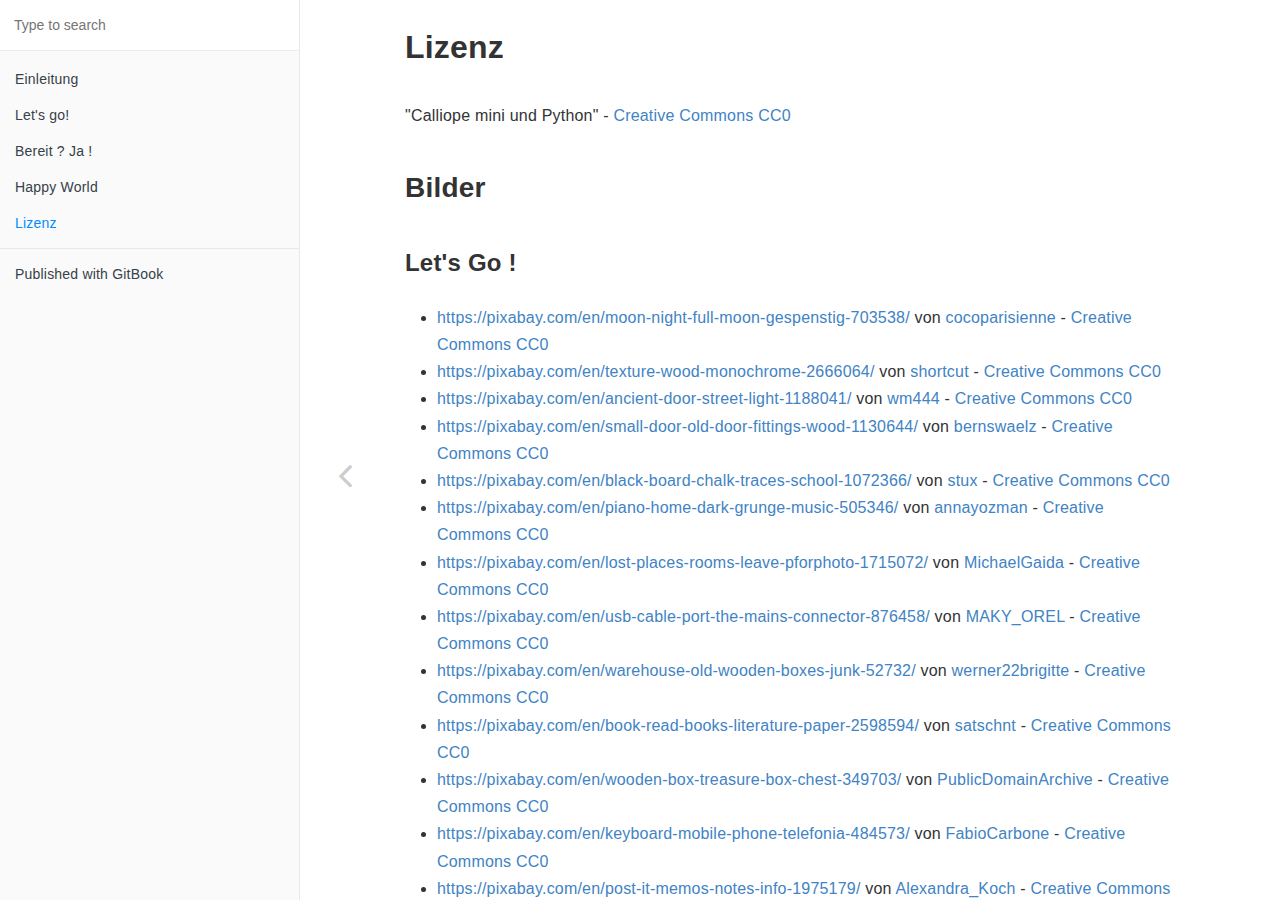
<file: book/_book/copyright.html>
<!DOCTYPE HTML>
<html lang="" >
    <head>
        <meta charset="UTF-8">
        <meta content="text/html; charset=utf-8" http-equiv="Content-Type">
        <title>Lizenz · GitBook</title>
        <meta http-equiv="X-UA-Compatible" content="IE=edge" />
        <meta name="description" content="">
        <meta name="generator" content="GitBook 3.2.3">
        
        
        
    
    <link rel="stylesheet" href="gitbook/style.css">

    
            
                
                <link rel="stylesheet" href="gitbook/gitbook-plugin-accordion/accordion.css">
                
            
                
                <link rel="stylesheet" href="gitbook/gitbook-plugin-ace/ace.css">
                
            
                
                <link rel="stylesheet" href="gitbook/gitbook-plugin-highlight/website.css">
                
            
                
                <link rel="stylesheet" href="gitbook/gitbook-plugin-search/search.css">
                
            
                
                <link rel="stylesheet" href="gitbook/gitbook-plugin-fontsettings/website.css">
                
            
        

    

    
        
    
        
    
        
    
        
    
        
    
        
    

        
    
    
    <meta name="HandheldFriendly" content="true"/>
    <meta name="viewport" content="width=device-width, initial-scale=1, user-scalable=no">
    <meta name="apple-mobile-web-app-capable" content="yes">
    <meta name="apple-mobile-web-app-status-bar-style" content="black">
    <link rel="apple-touch-icon-precomposed" sizes="152x152" href="gitbook/images/apple-touch-icon-precomposed-152.png">
    <link rel="shortcut icon" href="gitbook/images/favicon.ico" type="image/x-icon">

    
    
    <link rel="prev" href="happyworld.html" />
    

    </head>
    <body>
        
<div class="book">
    <div class="book-summary">
        
            
<div id="book-search-input" role="search">
    <input type="text" placeholder="Type to search" />
</div>

            
                <nav role="navigation">
                


<ul class="summary">
    
    

    

    
        
        
    
        <li class="chapter " data-level="1.1" data-path="./">
            
                <a href="./">
            
                    
                    Einleitung
            
                </a>
            

            
        </li>
    
        <li class="chapter " data-level="1.2" data-path="letsgo.html">
            
                <a href="letsgo.html">
            
                    
                    Let's go!
            
                </a>
            

            
        </li>
    
        <li class="chapter " data-level="1.3" data-path="bereit_ja.html">
            
                <a href="bereit_ja.html">
            
                    
                    Bereit ? Ja !
            
                </a>
            

            
        </li>
    
        <li class="chapter " data-level="1.4" data-path="happyworld.html">
            
                <a href="happyworld.html">
            
                    
                    Happy World
            
                </a>
            

            
        </li>
    
        <li class="chapter active" data-level="1.5" data-path="copyright.html">
            
                <a href="copyright.html">
            
                    
                    Lizenz
            
                </a>
            

            
        </li>
    

    

    <li class="divider"></li>

    <li>
        <a href="https://www.gitbook.com" target="blank" class="gitbook-link">
            Published with GitBook
        </a>
    </li>
</ul>


                </nav>
            
        
    </div>

    <div class="book-body">
        
            <div class="body-inner">
                
                    

<div class="book-header" role="navigation">
    

    <!-- Title -->
    <h1>
        <i class="fa fa-circle-o-notch fa-spin"></i>
        <a href="." >Lizenz</a>
    </h1>
</div>




                    <div class="page-wrapper" tabindex="-1" role="main">
                        <div class="page-inner">
                            
<div id="book-search-results">
    <div class="search-noresults">
    
                                <section class="normal markdown-section">
                                
                                <h1 id="lizenz">Lizenz</h1>
<p>&quot;Calliope mini und Python&quot; - <a href="https://creativecommons.org/publicdomain/zero/1.0/" target="_blank">Creative Commons CC0</a></p>
<h2 id="bilder">Bilder</h2>
<h3 id="lets-go-">Let&apos;s Go !</h3>
<ul>
<li><a href="https://pixabay.com/en/moon-night-full-moon-gespenstig-703538/" target="_blank">https://pixabay.com/en/moon-night-full-moon-gespenstig-703538/</a> von <a href="https://pixabay.com/en/users/cocoparisienne-127419/" target="_blank">cocoparisienne</a> - <a href="https://creativecommons.org/publicdomain/zero/1.0/" target="_blank">Creative Commons CC0</a></li>
<li><a href="https://pixabay.com/en/texture-wood-monochrome-2666064/" target="_blank">https://pixabay.com/en/texture-wood-monochrome-2666064/</a> von <a href="https://pixabay.com/en/users/shortcut-149636/" target="_blank">shortcut</a> - <a href="https://creativecommons.org/publicdomain/zero/1.0/" target="_blank">Creative Commons CC0</a></li>
<li><a href="https://pixabay.com/en/ancient-door-street-light-1188041/" target="_blank">https://pixabay.com/en/ancient-door-street-light-1188041/</a> von <a href="https://pixabay.com/en/users/wm444-1049480/" target="_blank">wm444</a> - <a href="https://creativecommons.org/publicdomain/zero/1.0/" target="_blank">Creative Commons CC0</a></li>
<li><a href="https://pixabay.com/en/small-door-old-door-fittings-wood-1130644/" target="_blank">https://pixabay.com/en/small-door-old-door-fittings-wood-1130644/</a> von <a href="https://pixabay.com/en/users/bernswaelz-1728198/" target="_blank">bernswaelz</a> - <a href="https://creativecommons.org/publicdomain/zero/1.0/" target="_blank">Creative Commons CC0</a></li>
<li><a href="https://pixabay.com/en/black-board-chalk-traces-school-1072366/" target="_blank">https://pixabay.com/en/black-board-chalk-traces-school-1072366/</a> von <a href="https://pixabay.com/en/users/stux-12364/" target="_blank">stux</a> - <a href="https://creativecommons.org/publicdomain/zero/1.0/" target="_blank">Creative Commons CC0</a></li>
<li><a href="https://pixabay.com/en/piano-home-dark-grunge-music-505346/" target="_blank">https://pixabay.com/en/piano-home-dark-grunge-music-505346/</a> von <a href="https://pixabay.com/en/users/annayozman-538579/" target="_blank">annayozman</a> - <a href="https://creativecommons.org/publicdomain/zero/1.0/" target="_blank">Creative Commons CC0</a></li>
<li><a href="https://pixabay.com/en/lost-places-rooms-leave-pforphoto-1715072/" target="_blank">https://pixabay.com/en/lost-places-rooms-leave-pforphoto-1715072/</a> von <a href="https://pixabay.com/en/users/MichaelGaida-652234/" target="_blank">MichaelGaida</a> - <a href="https://creativecommons.org/publicdomain/zero/1.0/" target="_blank">Creative Commons CC0</a></li>
<li><a href="https://pixabay.com/en/usb-cable-port-the-mains-connector-876458/" target="_blank">https://pixabay.com/en/usb-cable-port-the-mains-connector-876458/</a> von <a href="https://pixabay.com/en/users/MAKY_OREL-436253/" target="_blank">MAKY_OREL</a> - <a href="https://creativecommons.org/publicdomain/zero/1.0/" target="_blank">Creative Commons CC0</a></li>
<li><a href="https://pixabay.com/en/warehouse-old-wooden-boxes-junk-52732/" target="_blank">https://pixabay.com/en/warehouse-old-wooden-boxes-junk-52732/</a> von <a href="https://pixabay.com/en/users/werner22brigitte-5337/" target="_blank">werner22brigitte</a> - <a href="https://creativecommons.org/publicdomain/zero/1.0/" target="_blank">Creative Commons CC0</a></li>
<li><a href="https://pixabay.com/en/book-read-books-literature-paper-2598594/" target="_blank">https://pixabay.com/en/book-read-books-literature-paper-2598594/</a> von <a href="https://pixabay.com/en/users/satschnt-4558536/" target="_blank">satschnt</a> - <a href="https://creativecommons.org/publicdomain/zero/1.0/" target="_blank">Creative Commons CC0</a></li>
<li><a href="https://pixabay.com/en/wooden-box-treasure-box-chest-349703/" target="_blank">https://pixabay.com/en/wooden-box-treasure-box-chest-349703/</a> von <a href="https://pixabay.com/en/users/PublicDomainArchive-262011/" target="_blank">PublicDomainArchive</a> - <a href="https://creativecommons.org/publicdomain/zero/1.0/" target="_blank">Creative Commons CC0</a></li>
<li><a href="https://pixabay.com/en/keyboard-mobile-phone-telefonia-484573/" target="_blank">https://pixabay.com/en/keyboard-mobile-phone-telefonia-484573/</a> von <a href="https://pixabay.com/en/users/FabioCarbone-498095/" target="_blank">FabioCarbone</a> - <a href="https://creativecommons.org/publicdomain/zero/1.0/" target="_blank">Creative Commons CC0</a></li>
<li><a href="https://pixabay.com/en/post-it-memos-notes-info-1975179/" target="_blank">https://pixabay.com/en/post-it-memos-notes-info-1975179/</a> von <a href="https://pixabay.com/en/users/Alexandra_Koch-621802/" target="_blank">Alexandra_Koch</a> - <a href="https://creativecommons.org/publicdomain/zero/1.0/" target="_blank">Creative Commons CC0</a></li>
<li><a href="https://pixabay.com/en/lens-bayonet-camera-canon-1602580/" target="_blank">https://pixabay.com/en/lens-bayonet-camera-canon-1602580/</a> von <a href="https://pixabay.com/en/users/putevodnik-2543394/" target="_blank">putevodnik</a> - <a href="https://creativecommons.org/publicdomain/zero/1.0/" target="_blank">Creative Commons CC0</a></li>
<li><a href="https://pixabay.com/en/door-medieval-old-wood-lock-1900487/" target="_blank">https://pixabay.com/en/door-medieval-old-wood-lock-1900487/</a> von <a href="https://pixabay.com/en/users/KOLORS-3630137/" target="_blank">KOLORS</a> - <a href="https://creativecommons.org/publicdomain/zero/1.0/" target="_blank">Creative Commons CC0</a></li>
</ul>
<h3 id="es-blinkt">Es blinkt</h3>
<ul>
<li><a href="https://openclipart.org/detail/32353/laptop" target="_blank">Laptop</a> von <a href="https://openclipart.org/user-detail/deusinvictus" target="_blank">deusinvictus</a> - <a href="https://creativecommons.org/publicdomain/zero/1.0/" target="_blank">Creative Commons CC0</a></li>
<li><a href="https://openclipart.org/detail/14475/callout-chat" target="_blank">Callout chat</a> von <a href="https://openclipart.org/user-detail/ericlemerdy" target="_blank">ericlemerdy</a> - <a href="https://creativecommons.org/publicdomain/zero/1.0/" target="_blank">Creative Commons CC0</a></li>
</ul>
<h3 id="sonstiges">Sonstiges</h3>
<ul>
<li><a href="http://kenney.nl/assets" target="_blank">Kenney - Game Assets</a> - <a href="https://creativecommons.org/publicdomain/zero/1.0/" target="_blank">Creative Commons CC0</a></li>
</ul>

                                
                                </section>
                            
    </div>
    <div class="search-results">
        <div class="has-results">
            
            <h1 class="search-results-title"><span class='search-results-count'></span> results matching "<span class='search-query'></span>"</h1>
            <ul class="search-results-list"></ul>
            
        </div>
        <div class="no-results">
            
            <h1 class="search-results-title">No results matching "<span class='search-query'></span>"</h1>
            
        </div>
    </div>
</div>

                        </div>
                    </div>
                
            </div>

            
                
                <a href="happyworld.html" class="navigation navigation-prev navigation-unique" aria-label="Previous page: Happy World">
                    <i class="fa fa-angle-left"></i>
                </a>
                
                
            
        
    </div>

    <script>
        var gitbook = gitbook || [];
        gitbook.push(function() {
            gitbook.page.hasChanged({"page":{"title":"Lizenz","level":"1.5","depth":1,"previous":{"title":"Happy World","level":"1.4","depth":1,"path":"happyworld.md","ref":"happyworld.md","articles":[]},"dir":"ltr"},"config":{"gitbook":"*","theme":"default","variables":{"video":true,"story":true,"storycss":"border-radius: 10px; padding: 35px; background-color: #333; color: #eee; font-weight: bold; font-family: monospace, courier; font-size: 1.0em; box-shadow: inset 0px 0px 8px 4px #aaa; background-image: url('images/background_story.png');","book":true,"partemojis":{"book":"&#x1f4d3;","video":"&#x1f3a5;","story":"&#x1f9da;"}},"plugins":["accordion","ace","livereload"],"pluginsConfig":{"ace":{},"livereload":{},"accordion":{},"search":{},"lunr":{"maxIndexSize":1000000,"ignoreSpecialCharacters":false},"fontsettings":{"theme":"white","family":"sans","size":2},"highlight":{},"sharing":{"facebook":true,"twitter":true,"google":false,"weibo":false,"instapaper":false,"vk":false,"all":["facebook","google","twitter","weibo","instapaper"]},"theme-default":{"styles":{"website":"styles/website.css","pdf":"styles/pdf.css","epub":"styles/epub.css","mobi":"styles/mobi.css","ebook":"styles/ebook.css","print":"styles/print.css"},"showLevel":false}},"structure":{"langs":"LANGS.md","readme":"README.md","glossary":"GLOSSARY.md","summary":"SUMMARY.md"},"pdf":{"pageNumbers":true,"fontSize":12,"fontFamily":"Arial","paperSize":"a4","chapterMark":"pagebreak","pageBreaksBefore":"/","margin":{"right":62,"left":62,"top":56,"bottom":56}},"styles":{"website":"styles/website.css","pdf":"styles/pdf.css","epub":"styles/epub.css","mobi":"styles/mobi.css","ebook":"styles/ebook.css","print":"styles/print.css"}},"file":{"path":"copyright.md","mtime":"2017-09-17T22:35:37.012Z","type":"markdown"},"gitbook":{"version":"3.2.3","time":"2017-10-25T01:00:19.723Z"},"basePath":".","book":{"language":""}});
        });
    </script>
</div>

        
    <script src="gitbook/gitbook.js"></script>
    <script src="gitbook/theme.js"></script>
    
        
        <script src="gitbook/gitbook-plugin-accordion/accordionSelector.js"></script>
        
    
        
        <script src="gitbook/gitbook-plugin-ace/ace/ace.js"></script>
        
    
        
        <script src="gitbook/gitbook-plugin-ace/ace.js"></script>
        
    
        
        <script src="gitbook/gitbook-plugin-livereload/plugin.js"></script>
        
    
        
        <script src="gitbook/gitbook-plugin-search/search-engine.js"></script>
        
    
        
        <script src="gitbook/gitbook-plugin-search/search.js"></script>
        
    
        
        <script src="gitbook/gitbook-plugin-lunr/lunr.min.js"></script>
        
    
        
        <script src="gitbook/gitbook-plugin-lunr/search-lunr.js"></script>
        
    
        
        <script src="gitbook/gitbook-plugin-sharing/buttons.js"></script>
        
    
        
        <script src="gitbook/gitbook-plugin-fontsettings/fontsettings.js"></script>
        
    

    </body>
</html>
</file>
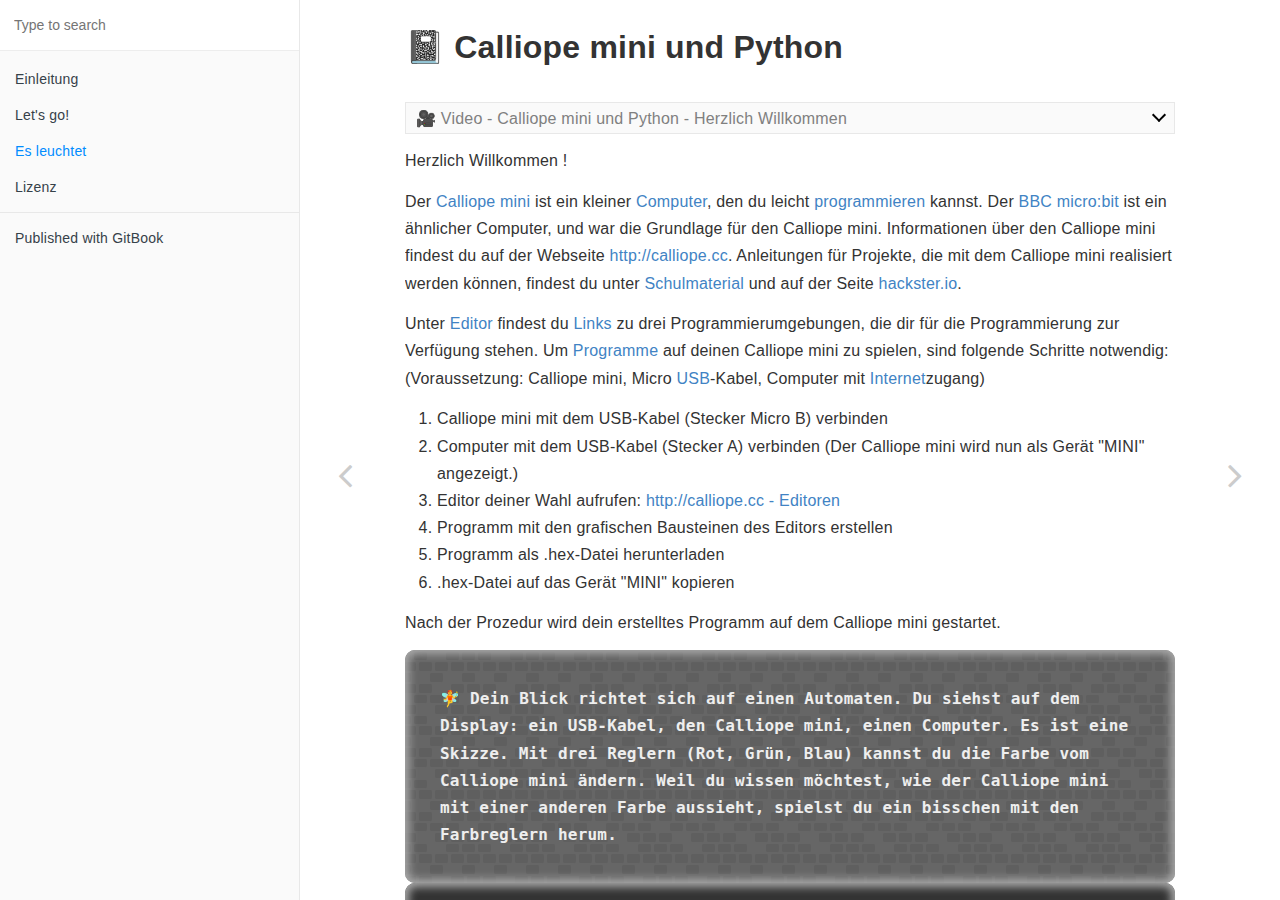
<file: book/_book/es_leuchtet.html>
<!DOCTYPE HTML>
<html lang="" >
    <head>
        <meta charset="UTF-8">
        <meta content="text/html; charset=utf-8" http-equiv="Content-Type">
        <title>Es leuchtet · GitBook</title>
        <meta http-equiv="X-UA-Compatible" content="IE=edge" />
        <meta name="description" content="">
        <meta name="generator" content="GitBook 3.2.3">
        
        
        
    
    <link rel="stylesheet" href="gitbook/style.css">

    
            
                
                <link rel="stylesheet" href="gitbook/gitbook-plugin-accordion/accordion.css">
                
            
                
                <link rel="stylesheet" href="gitbook/gitbook-plugin-ace/ace.css">
                
            
                
                <link rel="stylesheet" href="gitbook/gitbook-plugin-highlight/website.css">
                
            
                
                <link rel="stylesheet" href="gitbook/gitbook-plugin-search/search.css">
                
            
                
                <link rel="stylesheet" href="gitbook/gitbook-plugin-fontsettings/website.css">
                
            
        

    

    
        
    
        
    
        
    
        
    
        
    
        
    

        
    
    
    <meta name="HandheldFriendly" content="true"/>
    <meta name="viewport" content="width=device-width, initial-scale=1, user-scalable=no">
    <meta name="apple-mobile-web-app-capable" content="yes">
    <meta name="apple-mobile-web-app-status-bar-style" content="black">
    <link rel="apple-touch-icon-precomposed" sizes="152x152" href="gitbook/images/apple-touch-icon-precomposed-152.png">
    <link rel="shortcut icon" href="gitbook/images/favicon.ico" type="image/x-icon">

    
    <link rel="next" href="copyright.html" />
    
    
    <link rel="prev" href="letsgo.html" />
    

    </head>
    <body>
        
<div class="book">
    <div class="book-summary">
        
            
<div id="book-search-input" role="search">
    <input type="text" placeholder="Type to search" />
</div>

            
                <nav role="navigation">
                


<ul class="summary">
    
    

    

    
        
        
    
        <li class="chapter " data-level="1.1" data-path="./">
            
                <a href="./">
            
                    
                    Einleitung
            
                </a>
            

            
        </li>
    
        <li class="chapter " data-level="1.2" data-path="letsgo.html">
            
                <a href="letsgo.html">
            
                    
                    Let's go!
            
                </a>
            

            
        </li>
    
        <li class="chapter active" data-level="1.3" data-path="es_leuchtet.html">
            
                <a href="es_leuchtet.html">
            
                    
                    Es leuchtet
            
                </a>
            

            
        </li>
    
        <li class="chapter " data-level="1.4" data-path="copyright.html">
            
                <a href="copyright.html">
            
                    
                    Lizenz
            
                </a>
            

            
        </li>
    

    

    <li class="divider"></li>

    <li>
        <a href="https://www.gitbook.com" target="blank" class="gitbook-link">
            Published with GitBook
        </a>
    </li>
</ul>


                </nav>
            
        
    </div>

    <div class="book-body">
        
            <div class="body-inner">
                
                    

<div class="book-header" role="navigation">
    

    <!-- Title -->
    <h1>
        <i class="fa fa-circle-o-notch fa-spin"></i>
        <a href="." >Es leuchtet</a>
    </h1>
</div>




                    <div class="page-wrapper" tabindex="-1" role="main">
                        <div class="page-inner">
                            
<div id="book-search-results">
    <div class="search-noresults">
    
                                <section class="normal markdown-section">
                                
                                <h1 id="Calliope_mini_und_Python">&#x1F4D3;  Calliope mini und Python </h1>
<div class="accordion accordionClose"><div class="accordionButton"><div class="accordionTitle">&#x1F3A5; Video - Calliope mini und Python - Herzlich Willkommen</div><div class="accordionSpinnerBox"><div class="accordionSpinner"></div></div></div><div class="accordionContent">
<p>iframe - Video</p>
</div></div>
<p></p>


<p>Herzlich Willkommen ! </p>
<p>Der <a href="https://de.wikipedia.org/wiki/Calliope_mini" target="_blank">Calliope mini</a> ist ein 
kleiner <a href="https://de.wikipedia.org/wiki/Computer" target="_blank">Computer</a>, den du
leicht <a href="https://de.wikipedia.org/wiki/Programmierung" target="_blank">programmieren</a> kannst.
Der <a href="https://de.wikipedia.org/wiki/BBC_micro:bit" target="_blank">BBC micro:bit</a> ist ein &#xE4;hnlicher Computer,
und war die Grundlage f&#xFC;r den Calliope mini.
Informationen &#xFC;ber den Calliope mini findest du auf der Webseite <a href="http://calliope.cc" target="_blank">http://calliope.cc</a>.
Anleitungen f&#xFC;r Projekte, die mit dem Calliope mini realisiert werden k&#xF6;nnen,
findest du unter <a href="http://calliope.cc/schulmaterial" target="_blank">Schulmaterial</a> und auf der Seite <a href="https://www.hackster.io/calliope-mini" target="_blank">hackster.io</a>.</p>
<p>Unter <a href="http://calliope.cc/editor" target="_blank">Editor</a> findest du <a href="https://de.wikipedia.org/wiki/Hyperlink" target="_blank">Links</a>
zu drei Programmierumgebungen, die dir f&#xFC;r die Programmierung zur Verf&#xFC;gung stehen. 
Um <a href="https://de.wikipedia.org/wiki/Computerprogramm" target="_blank">Programme</a> auf deinen Calliope mini zu spielen, sind folgende Schritte notwendig:
(Voraussetzung: Calliope mini, Micro <a href="https://de.wikipedia.org/wiki/Universal_Serial_Bus" target="_blank">USB</a>-Kabel,
Computer mit <a href="https://de.wikipedia.org/wiki/Internet" target="_blank">Internet</a>zugang)</p>
<ol>
<li>Calliope mini mit dem USB-Kabel (Stecker Micro B) verbinden</li>
<li>Computer mit dem USB-Kabel (Stecker A) verbinden (Der Calliope mini wird nun als Ger&#xE4;t &quot;MINI&quot; angezeigt.)</li>
<li>Editor deiner Wahl aufrufen: <a href="http://calliope.cc/editor" target="_blank">http://calliope.cc - Editoren</a></li>
<li>Programm mit den grafischen Bausteinen des Editors erstellen</li>
<li>Programm als .hex-Datei herunterladen</li>
<li>.hex-Datei auf das Ger&#xE4;t &quot;MINI&quot; kopieren</li>
</ol>
<p>Nach der Prozedur wird dein erstelltes Programm auf dem Calliope mini gestartet.</p>
<div style="border-radius: 10px; padding: 35px; background-color: #333; color: #eee; font-weight: bold; font-family: monospace, courier; font-size: 1.0em; box-shadow: inset 0px 0px 8px 4px #aaa; background-image: url(&apos;images/background_story.png&apos;);">&#x1F9DA; Dein Blick richtet sich auf einen Automaten. Du siehst auf dem Display: ein USB-Kabel, den Calliope mini, einen Computer. Es ist eine Skizze. Mit drei Reglern (Rot, Gr&#xFC;n, Blau) kannst du die Farbe vom Calliope mini &#xE4;ndern. Weil du wissen m&#xF6;chtest, wie der Calliope mini mit einer anderen Farbe aussieht, spielst du ein bisschen mit den Farbreglern herum.
</div>

<div style="border-radius: 10px; padding: 35px; background-color: #333; color: #eee; font-weight: bold; font-family: monospace, courier; font-size: 1.0em; box-shadow: inset 0px 0px 8px 4px #aaa; background-image: url(&apos;images/background_story.png&apos;);background-image: none;">

<svg xmlns:dc="http://purl.org/dc/elements/1.1/" xmlns:cc="http://creativecommons.org/ns#" xmlns:rdf="http://www.w3.org/1999/02/22-rdf-syntax-ns#" xmlns:svg="http://www.w3.org/2000/svg" xmlns="http://www.w3.org/2000/svg" width="700" height="430" viewbox="0 0 193.14584 113.77084" version="1.1" id="svg8">
  <defs id="defs2">
    <marker orient="auto" refy="0" refx="0" id="Arrow1Lend" style="overflow:visible">
      <path id="path3335" d="M 0,0 5,-5 -12.5,0 5,5 Z" style="fill-rule:evenodd;stroke:#000000;stroke-width:1.00000003pt" transform="matrix(-0.8,0,0,-0.8,-10,0)"/>
    </marker>
    <marker orient="auto" refy="0" refx="0" id="Arrow1Lstart" style="overflow:visible">
      <path id="path3332" d="M 0,0 5,-5 -12.5,0 5,5 Z" style="fill-rule:evenodd;stroke:#000000;stroke-width:1.00000003pt" transform="matrix(0.8,0,0,0.8,10,0)"/>
    </marker>
    <lineargradient x1="86.851997" x2="86.851997" y1="32.324001" gradientunits="userSpaceOnUse" y2="214.61" id="linearGradient5820">
      <stop offset="0" style="stop-color:#b7b7b7" id="stop5822"/>
      <stop offset=".06875" style="stop-color:#b7b7b7" id="stop5824"/>
      <stop offset=".34003" style="stop-color:#8c8c8c" id="stop5826"/>
      <stop offset=".51347" style="stop-color:#676767" id="stop5828"/>
      <stop offset="0.55" style="stop-color:#6b6b6b" id="stop5830"/>
      <stop offset="0.775" style="stop-color:#3e3e3e" id="stop5832"/>
      <stop offset="1" style="stop-color:#000000" id="stop5834"/>
    </lineargradient>
    <clippath clippathunits="userSpaceOnUse" id="clipPath2564">
      <path d="M 72.54,579.24 H 539.46 V 342.15 H 72.54 Z" id="path2566"/>
    </clippath>
  </defs>
  <metadata id="metadata5">
    <rdf:rdf>
      <cc:work rdf:about="">
        <dc:format>image/svg+xml</dc:format>
        <dc:type rdf:resource="http://purl.org/dc/dcmitype/StillImage">
        <dc:title/>
        <cc:license rdf:resource="http://creativecommons.org/publicdomain/zero/1.0/">
        <dc:creator>
          <cc:agent>
            <dc:title>openscreencast.de</dc:title>
          </cc:agent>
        </dc:creator>
        <dc:language>deutsch, german</dc:language>
        <dc:subject>
          <rdf:bag>
            <rdf:li>Calliope mini</rdf:li>
            <rdf:li>Technik</rdf:li>
            <rdf:li>IT</rdf:li>
            <rdf:li>Elektronik</rdf:li>
            <rdf:li>Computer</rdf:li>
            <rdf:li>Programmieren</rdf:li>
            <rdf:li>Programmierung</rdf:li>
            <rdf:li>Board</rdf:li>
            <rdf:li>usb</rdf:li>
            <rdf:li>usb-cable</rdf:li>
            <rdf:li>USB-Kabel</rdf:li>
            <rdf:li>PC</rdf:li>
          </rdf:bag>
        </dc:subject>
        <dc:description>Calliope mini - computer - usb - als svg</dc:description>
        <dc:source>openscreencast.de</dc:source>
      </cc:license></dc:type></cc:work>
      <cc:license rdf:about="http://creativecommons.org/publicdomain/zero/1.0/">
        <cc:permits rdf:resource="http://creativecommons.org/ns#Reproduction">
        <cc:permits rdf:resource="http://creativecommons.org/ns#Distribution">
        <cc:permits rdf:resource="http://creativecommons.org/ns#DerivativeWorks">
      </cc:permits></cc:permits></cc:permits></cc:license>
    </rdf:rdf>
  </metadata>
  <g id="calliopemini">
    <title id="title612">Calliope mini</title>
    <path style="fill:#25475e;fill-opacity:1;stroke:none;stroke-width:0.1490743px;stroke-linecap:butt;stroke-linejoin:miter;stroke-opacity:1" d="m 90.664885,64.563445 c 0.484504,-1.075115 0.396781,-0.925293 2.274994,-2.494785 1.878214,-1.569492 6.196367,-2.745546 9.577661,-6.014553 3.38129,-3.269006 7.68354,-9.941888 9.18023,-14.914747 1.4967,-4.972865 0.64634,-10.267517 0.44952,-13.638268 -0.19681,-3.370751 2.40179,-4.369583 2.40179,-4.369583 0,0 1.15801,-0.80388 3.30764,-0.432061 2.14964,0.371819 2.82031,0.829646 5.36607,2.522269 2.54575,1.692624 6.35759,3.46299 9.62311,4.308857 3.26551,0.845862 7.43926,1.038893 10.96911,0.622929 3.52985,-0.415964 6.57919,-2.275887 9.14487,-3.552322 2.56567,-1.276429 5.3027,-3.70136 7.31088,-4.179054 2.00817,-0.477693 3.29168,0.01431 4.53882,0.628068 1.24714,0.613739 1.70586,1.110572 2.38996,2.95175 0.68411,1.841178 -0.0774,5.890845 0.25665,9.290218 0.33405,3.399373 1.09522,7.529741 2.64162,10.920854 1.54642,3.391119 4.25496,6.312044 6.68692,8.69043 2.43196,2.378387 5.28147,4.198092 8.20578,5.622895 2.92432,1.424803 3.35048,1.617186 4.33198,2.983809 0.98149,1.366623 1.21088,2.994605 0.54108,4.75914 -0.66981,1.764534 -5.5967,4.021355 -8.06553,5.514169 -2.46884,1.492815 -6.99165,5.516339 -9.82619,9.804822 -2.83454,4.288478 -3.69708,10.788037 -4.18244,14.868299 -0.48536,4.080259 1.22139,6.784509 0.072,8.971419 -1.14935,2.18691 -3.0021,3.05557 -5.1994,3.24495 -2.1973,0.18937 -4.92861,-2.12451 -6.42108,-3.03517 -1.49247,-0.91065 -3.93756,-2.31015 -6.08819,-2.81413 -2.15063,-0.50397 -5.10439,-0.72873 -6.29479,-1.62777 -1.19041,-0.89904 -0.7847,-1.56698 -1.23821,-2.11256 -0.4535,-0.54557 -0.80995,-0.96747 -1.36648,-1.183907 -0.55653,-0.216436 -1.08989,-0.254535 -1.62132,-0.07282 -0.53144,0.181717 -1.03096,0.470417 -1.38617,1.034757 -0.35522,0.56433 0.0317,1.12111 -0.86902,1.97422 -0.90073,0.85311 -2.47762,0.49388 -4.65341,1.29115 -2.17578,0.79728 -6.06371,2.56586 -8.24138,3.79779 -2.17767,1.23194 -3.15056,2.915 -4.9077,3.342 -1.75714,0.427 -3.44916,-0.0959 -4.82573,-1.0966 -1.37656,-1.00068 -2.02248,-4.38383 -2.02049,-5.38782 0.002,-1.00399 0.46058,-6.194932 -0.38497,-10.142252 -0.84555,-3.94732 -2.2633,-8.114615 -4.28257,-11.225811 -2.01927,-3.111195 -4.76256,-5.333415 -7.25144,-7.229105 -2.488874,-1.89569 -5.698372,-2.795781 -7.412994,-4.224675 -1.714622,-1.428893 -2.711918,-2.354542 -3.127898,-3.718979 -0.415979,-1.364437 -0.08782,-2.60271 0.396679,-3.677826 z" id="platine"/>
      <title id="title4070">Platine</title>
    
    <ellipse style="fill:#eee489;fill-opacity:1;stroke:none;stroke-width:0.25832531;stroke-opacity:1" id="ecke_minus" cx="116.85413" cy="27.204109" rx="4.9995027" ry="4.9313893"/>
      <title id="title192">Ecke Minus - Krokodilklemmenanschluss</title>
    
    <ellipse style="fill:#f0f0f0;fill-opacity:1;stroke:none;stroke-width:0.1167312;stroke-opacity:1" id="path4302-6" cx="116.77705" cy="27.092724" rx="2.2591591" ry="2.22838"/>
    <ellipse style="fill:#eee489;fill-opacity:1;stroke:none;stroke-width:0.25832531;stroke-opacity:1" id="ecke_plus" cx="162.22951" cy="26.952253" rx="4.9995027" ry="4.9313893"/>
      <title id="title194">Ecke Plus - Krokodilklemmenanschluss f&#xFC;r 3.3V</title>
    
    <ellipse style="fill:#f0f0f0;fill-opacity:1;stroke:none;stroke-width:0.1167312;stroke-opacity:1" id="path4302-6-9" cx="162.15242" cy="26.840866" rx="2.2591591" ry="2.22838"/>
    <ellipse style="fill:#eee489;fill-opacity:1;stroke:none;stroke-width:0.25832531;stroke-opacity:1" id="ecke_p3" cx="185.43385" cy="66.165199" rx="4.9995027" ry="4.9313893"/>
      <title id="title202">Ecke P3</title>
    
    <ellipse style="fill:#f0f0f0;fill-opacity:1;stroke:none;stroke-width:0.1167312;stroke-opacity:1" id="path4302-6-2" cx="185.35678" cy="66.05381" rx="2.2591591" ry="2.22838"/>
    <ellipse style="fill:#eee489;fill-opacity:1;stroke:none;stroke-width:0.25832531;stroke-opacity:1" id="ecke_p2" cx="163.24857" cy="105.83701" rx="4.9995027" ry="4.9313893"/>
      <title id="title200">Ecke P2</title>
    
    <ellipse style="fill:#f0f0f0;fill-opacity:1;stroke:none;stroke-width:0.1167312;stroke-opacity:1" id="path4302-6-0" cx="163.17149" cy="105.72562" rx="2.2591591" ry="2.22838"/>
    <ellipse style="fill:#eee489;fill-opacity:1;stroke:none;stroke-width:0.25832531;stroke-opacity:1" id="ecke_p1" cx="118.01617" cy="106.63014" rx="4.9995027" ry="4.9313893"/>
      <title id="title198">Ecke P1</title>
    
    <ellipse style="fill:#f0f0f0;fill-opacity:1;stroke:none;stroke-width:0.1167312;stroke-opacity:1" id="path4302-6-3" cx="117.93909" cy="106.51875" rx="2.2591591" ry="2.22838"/>
    <ellipse style="fill:#eee489;fill-opacity:1;stroke:none;stroke-width:0.25832531;stroke-opacity:1" id="ecke_p0" cx="94.613251" cy="66.762062" rx="4.9995027" ry="4.9313893"/>
      <title id="title196">Ecke P0</title>
    
    <ellipse style="fill:#f0f0f0;fill-opacity:1;stroke:none;stroke-width:0.1167312;stroke-opacity:1" id="path4302-6-6" cx="94.536171" cy="66.650673" rx="2.2591591" ry="2.22838"/>
    <rect style="fill:#c8c8c8;fill-opacity:1;stroke:none;stroke-width:0.1490743;stroke-opacity:1" id="usb" width="7.20157" height="7.4461451" x="136.80244" y="30.164917"/>
      <title id="title1142">USB Micro B Anschluss (Programmierung, Stromversorgung)</title>
    
    <g id="ledmatrix" transform="matrix(0.56343044,0,0,0.56343044,78.176059,-40.14693)">
      <title id="title170">LED-Matrix</title>
      <rect y="152.09224" x="110.41048" height="4.4516912" width="1.0636191" id="rect4410" style="fill:#c8c8c8;fill-opacity:1;stroke:none;stroke-width:0.24508233;stroke-opacity:1"/>
      <rect y="160.82321" x="110.41059" height="4.4516912" width="1.0636191" id="rect4410-2" style="fill:#c8c8c8;fill-opacity:1;stroke:none;stroke-width:0.24508233;stroke-opacity:1"/>
      <rect y="169.79553" x="110.41059" height="4.4516912" width="1.0636191" id="rect4410-6" style="fill:#c8c8c8;fill-opacity:1;stroke:none;stroke-width:0.24508233;stroke-opacity:1"/>
      <rect y="178.5265" x="110.41067" height="4.4516912" width="1.0636191" id="rect4410-2-1" style="fill:#c8c8c8;fill-opacity:1;stroke:none;stroke-width:0.24508233;stroke-opacity:1"/>
      <rect y="187.33267" x="110.41059" height="4.4516912" width="1.0636191" id="rect4410-2-1-8" style="fill:#c8c8c8;fill-opacity:1;stroke:none;stroke-width:0.24508233;stroke-opacity:1"/>
      <rect y="152.09224" x="119.02264" height="4.4516912" width="1.0636191" id="rect4410-7" style="fill:#c8c8c8;fill-opacity:1;stroke:none;stroke-width:0.24508233;stroke-opacity:1"/>
      <rect y="160.82321" x="119.02264" height="4.4516912" width="1.0636191" id="rect4410-2-9" style="fill:#c8c8c8;fill-opacity:1;stroke:none;stroke-width:0.24508233;stroke-opacity:1"/>
      <rect y="169.79553" x="119.02264" height="4.4516912" width="1.0636191" id="rect4410-6-2" style="fill:#c8c8c8;fill-opacity:1;stroke:none;stroke-width:0.24508233;stroke-opacity:1"/>
      <rect y="178.52649" x="119.02264" height="4.4516912" width="1.0636191" id="rect4410-2-1-0" style="fill:#c8c8c8;fill-opacity:1;stroke:none;stroke-width:0.24508233;stroke-opacity:1"/>
      <rect y="187.33267" x="119.02264" height="4.4516912" width="1.0636191" id="rect4410-2-1-8-2" style="fill:#c8c8c8;fill-opacity:1;stroke:none;stroke-width:0.24508233;stroke-opacity:1"/>
      <rect y="152.09224" x="101.41032" height="4.4516912" width="1.0636191" id="rect4410-7-3" style="fill:#c8c8c8;fill-opacity:1;stroke:none;stroke-width:0.24508233;stroke-opacity:1"/>
      <rect y="160.82321" x="101.41032" height="4.4516912" width="1.0636191" id="rect4410-2-9-7" style="fill:#c8c8c8;fill-opacity:1;stroke:none;stroke-width:0.24508233;stroke-opacity:1"/>
      <rect y="169.79553" x="101.41032" height="4.4516912" width="1.0636191" id="rect4410-6-2-5" style="fill:#c8c8c8;fill-opacity:1;stroke:none;stroke-width:0.24508233;stroke-opacity:1"/>
      <rect y="178.52649" x="101.41032" height="4.4516912" width="1.0636191" id="rect4410-2-1-0-9" style="fill:#c8c8c8;fill-opacity:1;stroke:none;stroke-width:0.24508233;stroke-opacity:1"/>
      <rect y="187.33267" x="101.41032" height="4.4516912" width="1.0636191" id="rect4410-2-1-8-2-2" style="fill:#c8c8c8;fill-opacity:1;stroke:none;stroke-width:0.24508233;stroke-opacity:1"/>
      <rect y="152.09224" x="127.82887" height="4.4516912" width="1.0636191" id="rect4410-7-2" style="fill:#c8c8c8;fill-opacity:1;stroke:none;stroke-width:0.24508233;stroke-opacity:1"/>
      <rect y="160.82321" x="127.82887" height="4.4516912" width="1.0636191" id="rect4410-2-9-8" style="fill:#c8c8c8;fill-opacity:1;stroke:none;stroke-width:0.24508233;stroke-opacity:1"/>
      <rect y="169.79553" x="127.82887" height="4.4516912" width="1.0636191" id="rect4410-6-2-9" style="fill:#c8c8c8;fill-opacity:1;stroke:none;stroke-width:0.24508233;stroke-opacity:1"/>
      <rect y="178.52649" x="127.82887" height="4.4516912" width="1.0636191" id="rect4410-2-1-0-7" style="fill:#c8c8c8;fill-opacity:1;stroke:none;stroke-width:0.24508233;stroke-opacity:1"/>
      <rect y="187.33267" x="127.82887" height="4.4516912" width="1.0636191" id="rect4410-2-1-8-2-3" style="fill:#c8c8c8;fill-opacity:1;stroke:none;stroke-width:0.24508233;stroke-opacity:1"/>
      <rect y="152.09224" x="92.604164" height="4.4516912" width="1.0636191" id="rect4410-7-2-6" style="fill:#c8c8c8;fill-opacity:1;stroke:none;stroke-width:0.24508233;stroke-opacity:1"/>
      <rect y="160.82321" x="92.604164" height="4.4516912" width="1.0636191" id="rect4410-2-9-8-1" style="fill:#c8c8c8;fill-opacity:1;stroke:none;stroke-width:0.24508233;stroke-opacity:1"/>
      <rect y="169.79553" x="92.604164" height="4.4516912" width="1.0636191" id="rect4410-6-2-9-2" style="fill:#c8c8c8;fill-opacity:1;stroke:none;stroke-width:0.24508233;stroke-opacity:1"/>
      <rect y="178.52649" x="92.604164" height="4.4516912" width="1.0636191" id="rect4410-2-1-0-7-9" style="fill:#c8c8c8;fill-opacity:1;stroke:none;stroke-width:0.24508233;stroke-opacity:1"/>
      <rect y="187.33267" x="92.604164" height="4.4516912" width="1.0636191" id="rect4410-2-1-8-2-3-3" style="fill:#c8c8c8;fill-opacity:1;stroke:none;stroke-width:0.24508233;stroke-opacity:1"/>
    </g>
    <ellipse style="fill:#f0f0f0;fill-opacity:1;stroke:none;stroke-width:0.19184434" id="path1297" cx="35.671883" cy="116.4484" rx="3.5415039" ry="3.0237734" transform="matrix(0.75421528,-0.65662723,0.69943347,0.71469771,0,0)"/>
    <rect style="fill:#c8c8c8;fill-opacity:1;stroke:none;stroke-width:0.23974352;stroke-opacity:1" id="rect4595" width="6.3901811" height="6.4015322" x="113.15635" y="-37.106579" transform="rotate(46.255487)"/>
    <ellipse style="fill:#000000;fill-opacity:1;stroke:none;stroke-width:0.02121483;stroke-opacity:1" id="path4302-6-1" cx="105.02516" cy="56.96674" rx="0.41058153" ry="0.40498772"/>
    <ellipse style="fill:#000000;fill-opacity:1;stroke:none;stroke-width:0.02121483;stroke-opacity:1" id="path4302-6-1-9" cx="101.24553" cy="60.459621" rx="0.41058153" ry="0.40498772"/>
    <ellipse style="fill:#000000;fill-opacity:1;stroke:none;stroke-width:0.02121483;stroke-opacity:1" id="path4302-6-1-4" cx="104.79141" cy="64.155106" rx="0.41058153" ry="0.40498772"/>
    <ellipse style="fill:#000000;fill-opacity:1;stroke:none;stroke-width:0.02121483;stroke-opacity:1" id="path4302-6-1-7" cx="108.6759" cy="60.661175" rx="0.41058153" ry="0.40498772"/>
    <ellipse style="fill:#00bcdd;fill-opacity:1;stroke:none;stroke-width:0.11936919;stroke-opacity:1" id="knopfa" cx="104.95667" cy="60.535587" rx="2.3102136" ry="2.2787387"/>
      <title id="title172">Knopf A - programmierbar</title>
    
    <ellipse style="fill:#f0f0f0;fill-opacity:1;stroke:none;stroke-width:0.19184433" id="path1297-2" cx="-164.3535" cy="-68.536537" rx="3.5415039" ry="3.0237734" transform="matrix(-0.75421527,-0.65662723,-0.69943347,0.71469771,0,0)"/>
    <rect style="fill:#c8c8c8;fill-opacity:1;stroke:none;stroke-width:0.23974353;stroke-opacity:1" id="rect4595-4" width="6.3901811" height="6.4015322" x="161.06058" y="-88.432625" transform="rotate(46.255487)"/>
    <ellipse style="fill:#000000;fill-opacity:1;stroke:none;stroke-width:0.02121483;stroke-opacity:1" id="path4302-6-1-5" cx="175.22774" cy="56.085125" rx="0.41058153" ry="0.40498772"/>
    <ellipse style="fill:#000000;fill-opacity:1;stroke:none;stroke-width:0.02121483;stroke-opacity:1" id="path4302-6-1-9-0" cx="171.4481" cy="59.578007" rx="0.41058153" ry="0.40498772"/>
    <ellipse style="fill:#000000;fill-opacity:1;stroke:none;stroke-width:0.02121483;stroke-opacity:1" id="path4302-6-1-4-3" cx="174.99399" cy="63.273487" rx="0.41058153" ry="0.40498772"/>
    <ellipse style="fill:#000000;fill-opacity:1;stroke:none;stroke-width:0.02121483;stroke-opacity:1" id="path4302-6-1-7-6" cx="178.87848" cy="59.77956" rx="0.41058153" ry="0.40498772"/>
    <ellipse style="fill:#e95262;fill-opacity:1;stroke:none;stroke-width:0.11936919;stroke-opacity:1" id="knopfb" cx="175.15926" cy="59.653973" rx="2.3102136" ry="2.2787387"/>
      <title id="title174">Knopf B - programmierbar</title>
    
    <g id="verbindungsstecker_a0" transform="matrix(0.56343044,0,0,0.56343044,78.176059,-40.445079)">
      <title id="title188">Verbindungs-Stecker A0 - Grove-Connector</title>
      <rect transform="rotate(30.055793)" y="94.682167" x="127.11486" height="24.937338" width="10.415204" id="rect4408-0" style="fill:#c8c8c8;fill-opacity:1;stroke:none;stroke-width:0.32808203;stroke-opacity:1"/>
      <ellipse ry="0.71878922" rx="0.72871733" cy="153.21654" cx="63.853874" id="path4302-6-1-6" style="fill:#000000;fill-opacity:1;stroke:none;stroke-width:0.03765297;stroke-opacity:1"/>
      <ellipse ry="0.71878922" rx="0.72871733" cy="157.07407" cx="61.925835" id="path4302-6-1-6-3" style="fill:#000000;fill-opacity:1;stroke:none;stroke-width:0.03765297;stroke-opacity:1"/>
      <ellipse ry="0.71878922" rx="0.72871733" cy="160.68706" cx="60.049469" id="path4302-6-1-6-3-2" style="fill:#000000;fill-opacity:1;stroke:none;stroke-width:0.03765297;stroke-opacity:1"/>
      <ellipse ry="0.71878922" rx="0.72871733" cy="164.17775" cx="58.045006" id="path4302-6-1-6-3-0" style="fill:#000000;fill-opacity:1;stroke:none;stroke-width:0.03765297;stroke-opacity:1"/>
    </g>
    <g transform="matrix(0.29212256,-0.48178654,0.48178654,0.29212256,72.585216,31.626321)" id="verbindungsstecker_a1">
      <title id="title190">Verbindungs-Stecker A1 - Grove-Connector</title>
      <rect transform="rotate(30.055793)" y="94.682167" x="127.11486" height="24.937338" width="10.415204" id="rect4408-0-1" style="fill:#c8c8c8;fill-opacity:1;stroke:none;stroke-width:0.32808203;stroke-opacity:1"/>
      <ellipse ry="0.71878922" rx="0.72871733" cy="153.21654" cx="63.853874" id="path4302-6-1-6-5" style="fill:#000000;fill-opacity:1;stroke:none;stroke-width:0.03765297;stroke-opacity:1"/>
      <ellipse ry="0.71878922" rx="0.72871733" cy="157.07407" cx="61.925835" id="path4302-6-1-6-3-5" style="fill:#000000;fill-opacity:1;stroke:none;stroke-width:0.03765297;stroke-opacity:1"/>
      <ellipse ry="0.71878922" rx="0.72871733" cy="160.68706" cx="60.049469" id="path4302-6-1-6-3-2-4" style="fill:#000000;fill-opacity:1;stroke:none;stroke-width:0.03765297;stroke-opacity:1"/>
      <ellipse ry="0.71878922" rx="0.72871733" cy="164.17775" cx="58.045006" id="path4302-6-1-6-3-0-7" style="fill:#000000;fill-opacity:1;stroke:none;stroke-width:0.03765297;stroke-opacity:1"/>
    </g>
    <ellipse style="fill:#f0f0f0;fill-opacity:1;stroke:none;stroke-width:0.08777244;stroke-opacity:1" id="reset" cx="148.31671" cy="33.499737" rx="1.4551616" ry="1.9559932"/>
      <title id="title168">Reset-Knopf</title>
    
    <rect style="fill:#000000;fill-opacity:1;stroke:none;stroke-width:0.16911185;stroke-opacity:1" id="lautsprecher" width="12.073917" height="10.570351" x="178.21181" y="-38.81636" transform="matrix(0.83424255,0.55139765,-0.50958116,0.86042259,0,0)"/>
      <title id="title180">Piezo-Lautsprecher</title>
    
    <rect style="fill:#000000;fill-opacity:1;stroke:none;stroke-width:0.15122876;stroke-opacity:1" id="prozessor" width="6.7663298" height="6.7663298" x="141.18021" y="-40.229496" transform="rotate(46.564531)"/>
      <title id="title184">32-bit ARM Cortex M0 processor (16MHz), 16kB RAM, 256kB Flash, Bluetooth Low Energy</title>
    
    <rect style="fill:#f0f0f0;fill-opacity:1;stroke:none;stroke-width:0.07259213;stroke-opacity:1" id="rect4821-6" width="3.2479427" height="3.2479427" x="139.97961" y="73.215042" transform="rotate(0.64040907)"/>
    <ellipse style="fill:#c8d2d2;fill-opacity:1;stroke:none;stroke-width:0.06359921;stroke-opacity:1" id="rgbled" cx="140.69482" cy="76.257324" rx="1.2308685" ry="1.2140988"/>
      <title id="title182">Programmierbare RGB LED</title>
    
    <rect style="fill:#eac169;fill-opacity:1;stroke:none;stroke-width:0.18170632;stroke-opacity:1" id="rect4868" width="4.1664691" height="7.8039289" x="153.24422" y="73.307472"/>
    <rect style="fill:#f0f0f0;fill-opacity:1;stroke:none;stroke-width:0.25093868;stroke-opacity:1" id="batterie" width="6.7233295" height="9.2234249" x="183.84512" y="-10.926603" transform="matrix(0.87619329,0.48195987,-0.47272332,0.88121091,0,0)"/>
      <title id="title186">JST Batterieanschluss (3.3V)</title>
    
    <g id="g5143" transform="matrix(0.56343044,0,0,0.56343044,78.176059,-40.14693)">
      <ellipse ry="1.5404671" rx="1.4483957" cy="228.65224" cx="100.79944" id="path4885" style="fill:#000000;fill-opacity:1;stroke:#ecdf8a;stroke-width:0.26458332;stroke-opacity:1"/>
      <ellipse ry="1.5404671" rx="1.4483957" cy="228.65224" cx="106.0911" id="path4885-2" style="fill:#000000;fill-opacity:1;stroke:#ecdf8a;stroke-width:0.26458332;stroke-opacity:1"/>
      <ellipse ry="1.5404671" rx="1.4483957" cy="228.65224" cx="111.38277" id="path4885-2-5" style="fill:#000000;fill-opacity:1;stroke:#ecdf8a;stroke-width:0.26458332;stroke-opacity:1"/>
      <ellipse ry="1.5404671" rx="1.4483957" cy="228.65224" cx="116.67444" id="path4885-2-5-4" style="fill:#000000;fill-opacity:1;stroke:#ecdf8a;stroke-width:0.26458332;stroke-opacity:1"/>
      <ellipse ry="1.5404671" rx="1.4483957" cy="228.65224" cx="121.9661" id="path4885-2-5-4-7" style="fill:#000000;fill-opacity:1;stroke:#ecdf8a;stroke-width:0.26458332;stroke-opacity:1"/>
      <ellipse ry="1.5404671" rx="1.4483957" cy="238.44182" cx="100.79944" id="path4885-4" style="fill:#000000;fill-opacity:1;stroke:#ecdf8a;stroke-width:0.26458332;stroke-opacity:1"/>
      <ellipse ry="1.5404671" rx="1.4483957" cy="238.44182" cx="106.09111" id="path4885-2-4" style="fill:#000000;fill-opacity:1;stroke:#ecdf8a;stroke-width:0.26458332;stroke-opacity:1"/>
      <ellipse ry="1.5404671" rx="1.4483957" cy="238.44182" cx="111.38277" id="path4885-2-5-3" style="fill:#000000;fill-opacity:1;stroke:#ecdf8a;stroke-width:0.26458332;stroke-opacity:1"/>
      <ellipse ry="1.5404671" rx="1.4483957" cy="238.44182" cx="116.67444" id="path4885-2-5-4-0" style="fill:#000000;fill-opacity:1;stroke:#ecdf8a;stroke-width:0.26458332;stroke-opacity:1"/>
      <ellipse ry="1.5404671" rx="1.4483957" cy="238.44182" cx="121.96611" id="path4885-2-5-4-7-7" style="fill:#000000;fill-opacity:1;stroke:#ecdf8a;stroke-width:0.26458332;stroke-opacity:1"/>
      <ellipse ry="1.5404671" rx="1.4483957" cy="243.73347" cx="100.79944" id="path4885-4-8" style="fill:#000000;fill-opacity:1;stroke:#ecdf8a;stroke-width:0.26458332;stroke-opacity:1"/>
      <ellipse ry="1.5404671" rx="1.4483957" cy="243.73347" cx="106.09111" id="path4885-2-4-6" style="fill:#000000;fill-opacity:1;stroke:#ecdf8a;stroke-width:0.26458332;stroke-opacity:1"/>
      <ellipse ry="1.5404671" rx="1.4483957" cy="243.73347" cx="111.38277" id="path4885-2-5-3-8" style="fill:#000000;fill-opacity:1;stroke:#ecdf8a;stroke-width:0.26458332;stroke-opacity:1"/>
      <ellipse ry="1.5404671" rx="1.4483957" cy="243.73347" cx="116.67444" id="path4885-2-5-4-0-8" style="fill:#000000;fill-opacity:1;stroke:#ecdf8a;stroke-width:0.26458332;stroke-opacity:1"/>
      <ellipse ry="1.5404671" rx="1.4483957" cy="243.73347" cx="121.96611" id="path4885-2-5-4-7-7-4" style="fill:#000000;fill-opacity:1;stroke:#ecdf8a;stroke-width:0.26458332;stroke-opacity:1"/>
      <ellipse ry="1.5404671" rx="1.4483957" cy="238.44182" cx="127.25777" id="path4885-2-4-3" style="fill:#000000;fill-opacity:1;stroke:#ecdf8a;stroke-width:0.26458332;stroke-opacity:1"/>
      <ellipse ry="1.5404671" rx="1.4483957" cy="238.44182" cx="132.54942" id="path4885-2-5-3-1" style="fill:#000000;fill-opacity:1;stroke:#ecdf8a;stroke-width:0.26458332;stroke-opacity:1"/>
      <ellipse ry="1.5404671" rx="1.4483957" cy="238.44182" cx="137.84109" id="path4885-2-5-4-0-4" style="fill:#000000;fill-opacity:1;stroke:#ecdf8a;stroke-width:0.26458332;stroke-opacity:1"/>
      <ellipse ry="1.5404671" rx="1.4483957" cy="238.44182" cx="143.13277" id="path4885-2-5-4-7-7-9" style="fill:#000000;fill-opacity:1;stroke:#ecdf8a;stroke-width:0.26458332;stroke-opacity:1"/>
      <ellipse ry="1.5404671" rx="1.4483957" cy="243.73347" cx="127.25777" id="path4885-2-4-6-2" style="fill:#000000;fill-opacity:1;stroke:#ecdf8a;stroke-width:0.26458332;stroke-opacity:1"/>
      <ellipse ry="1.5404671" rx="1.4483957" cy="243.73347" cx="132.54942" id="path4885-2-5-3-8-0" style="fill:#000000;fill-opacity:1;stroke:#ecdf8a;stroke-width:0.26458332;stroke-opacity:1"/>
      <ellipse ry="1.5404671" rx="1.4483957" cy="243.73347" cx="137.84109" id="path4885-2-5-4-0-8-6" style="fill:#000000;fill-opacity:1;stroke:#ecdf8a;stroke-width:0.26458332;stroke-opacity:1"/>
      <ellipse ry="1.5404671" rx="1.4483957" cy="243.73347" cx="143.13277" id="path4885-2-5-4-7-7-4-8" style="fill:#000000;fill-opacity:1;stroke:#ecdf8a;stroke-width:0.26458332;stroke-opacity:1"/>
      <ellipse ry="1.5404671" rx="1.4483957" cy="238.44182" cx="79.632767" id="path4885-2-4-3-9" style="fill:#000000;fill-opacity:1;stroke:#ecdf8a;stroke-width:0.26458332;stroke-opacity:1"/>
      <ellipse ry="1.5404671" rx="1.4483957" cy="238.44182" cx="84.924423" id="path4885-2-5-3-1-2" style="fill:#000000;fill-opacity:1;stroke:#ecdf8a;stroke-width:0.26458332;stroke-opacity:1"/>
      <ellipse ry="1.5404671" rx="1.4483957" cy="238.44182" cx="90.216095" id="path4885-2-5-4-0-4-6" style="fill:#000000;fill-opacity:1;stroke:#ecdf8a;stroke-width:0.26458332;stroke-opacity:1"/>
      <ellipse ry="1.5404671" rx="1.4483957" cy="238.44182" cx="95.507759" id="path4885-2-5-4-7-7-9-6" style="fill:#000000;fill-opacity:1;stroke:#ecdf8a;stroke-width:0.26458332;stroke-opacity:1"/>
      <ellipse ry="1.5404671" rx="1.4483957" cy="243.73347" cx="79.632767" id="path4885-2-4-6-2-4" style="fill:#000000;fill-opacity:1;stroke:#ecdf8a;stroke-width:0.26458332;stroke-opacity:1"/>
      <ellipse ry="1.5404671" rx="1.4483957" cy="243.73347" cx="84.924423" id="path4885-2-5-3-8-0-9" style="fill:#000000;fill-opacity:1;stroke:#ecdf8a;stroke-width:0.26458332;stroke-opacity:1"/>
      <ellipse ry="1.5404671" rx="1.4483957" cy="243.73347" cx="90.216095" id="path4885-2-5-4-0-8-6-5" style="fill:#000000;fill-opacity:1;stroke:#ecdf8a;stroke-width:0.26458332;stroke-opacity:1"/>
      <ellipse ry="1.5404671" rx="1.4483957" cy="243.73347" cx="95.507759" id="path4885-2-5-4-7-7-4-8-0" style="fill:#000000;fill-opacity:1;stroke:#ecdf8a;stroke-width:0.26458332;stroke-opacity:1"/>
    </g>
    <text xml:space="preserve" style="font-style:normal;font-weight:normal;font-size:2.42020297px;font-family:sans-serif;fill:#ffffff;fill-opacity:1;stroke:none;stroke-width:0.06050507" x="135.41237" y="-37.961105" id="text113" transform="matrix(0.6256878,0.77274345,-0.81191607,0.59550015,0,0)"><tspan id="tspan111" x="135.41237" y="-37.961105" style="fill:#ffffff;fill-opacity:1;stroke-width:0.06050507">CALLIOPE</tspan><tspan x="135.41237" y="-32.801979" style="font-size:4.83199692px;line-height:1.25;fill:#ffffff;fill-opacity:1;stroke-width:0.06050507" id="tspan115">mini</tspan></text>
    <text xml:space="preserve" style="font-style:normal;font-weight:normal;font-size:1.55164218px;font-family:sans-serif;fill:#ffffff;fill-opacity:1;stroke:none;stroke-width:0.03879105" x="135.26094" y="86.896378" id="text924" transform="scale(1.0006698,0.99933065)"><tspan id="tspan922" x="135.26094" y="86.896378" style="font-size:2.11666679px;fill:#ffffff;fill-opacity:1;stroke-width:0.03879105">PROZESSOR</tspan></text>
    <text xml:space="preserve" style="font-style:normal;font-weight:normal;font-size:1.55164218px;font-family:sans-serif;fill:#ffffff;fill-opacity:1;stroke:none;stroke-width:0.03879105" x="148.37053" y="91.172897" id="text924-3" transform="scale(1.0006698,0.99933065)"><tspan id="tspan922-6" x="148.37053" y="91.172897" style="font-size:2.11666679px;fill:#ffffff;fill-opacity:1;stroke-width:0.03879105">BATTERIE</tspan></text>
    <rect style="fill:#000000;fill-opacity:1;stroke:none;stroke-width:0.11370311" id="lagesensor" width="5.3362088" height="3.5216949" x="112.61232" y="60.135925"/>
      <title id="title176">Lagesensor (Beschleunigungssensor, Gyroskop, Magnetometer - Bosch BMX055)</title>
    
    <text xml:space="preserve" style="font-style:normal;font-weight:normal;font-size:1.55164218px;font-family:sans-serif;fill:#ffffff;fill-opacity:1;stroke:none;stroke-width:0.03879105" x="101.04069" y="69.067299" id="text924-5" transform="scale(1.0006698,0.99933065)"><tspan id="tspan922-3" x="101.04069" y="69.067299" style="font-size:2.11666679px;fill:#ffffff;fill-opacity:1;stroke-width:0.03879105">LAGESENSOR</tspan></text>
    <text xml:space="preserve" style="font-style:normal;font-weight:normal;font-size:1.55164218px;font-family:sans-serif;fill:#ffffff;fill-opacity:1;stroke:none;stroke-width:0.03879105" x="144.82674" y="38.136803" id="text924-56" transform="scale(1.0006698,0.99933065)"><tspan id="tspan922-2" x="144.82674" y="38.136803" style="font-size:2.11666679px;fill:#ffffff;fill-opacity:1;stroke-width:0.03879105">RESET</tspan></text>
    <text xml:space="preserve" style="font-style:normal;font-weight:normal;font-size:1.55164218px;font-family:sans-serif;fill:#ffffff;fill-opacity:1;stroke:none;stroke-width:0.03879105" x="137.95457" y="39.858879" id="text924-9" transform="scale(1.0006698,0.99933065)"><tspan id="tspan922-1" x="137.95457" y="39.858879" style="font-size:2.11666679px;fill:#ffffff;fill-opacity:1;stroke-width:0.03879105">USB</tspan></text>
    <text xml:space="preserve" style="font-style:normal;font-weight:normal;font-size:1.55164218px;font-family:sans-serif;fill:#ffffff;fill-opacity:1;stroke:none;stroke-width:0.03879105" x="144.88609" y="70.867348" id="text924-3-2" transform="scale(1.0006698,0.99933065)"><tspan id="tspan922-6-7" x="144.88609" y="70.867348" style="font-size:2.11666679px;fill:#ffffff;fill-opacity:1;stroke-width:0.03879105">LAUTSPRECHER</tspan></text>
    <text xml:space="preserve" style="font-style:normal;font-weight:normal;font-size:1.55164218px;font-family:sans-serif;fill:#ffffff;fill-opacity:1;stroke:none;stroke-width:0.03879105" x="135.95261" y="73.799088" id="text924-3-0" transform="scale(1.0006698,0.99933065)"><tspan id="tspan922-6-9" x="135.95261" y="73.799088" style="font-size:2.11666679px;fill:#ffffff;fill-opacity:1;stroke-width:0.03879105">RGB LED</tspan></text>
    <rect style="fill:#f0f0f0;fill-opacity:1;stroke:none;stroke-width:0.09824006" id="rect1136" width="0.1490743" height="4.7703776" x="-116.19434" y="63.964596" transform="scale(-1,1)"/>
    <rect style="fill:#f0f0f0;fill-opacity:1;stroke:none;stroke-width:0.1076299" id="rect1136-6" width="0.15754135" height="5.4181333" x="-37.752201" y="147.20955" transform="matrix(-0.74593836,0.66601499,0.6838884,0.72958664,0,0)"/>
    <rect style="fill:#f0f0f0;fill-opacity:1;stroke:none;stroke-width:0.05824919" id="rect1136-3-0" width="0.13975717" height="1.7888917" x="86.071831" y="-134.33002" transform="rotate(90)"/>
    <rect style="fill:#f0f0f0;fill-opacity:1;stroke:none;stroke-width:0.08656801" id="rect1136-3-0-6" width="0.1490743" height="3.7041669" x="-90.226158" y="-162.63075" transform="matrix(0,-1,-1,0,0,0)"/>
    <rect style="fill:#f0f0f0;fill-opacity:1;stroke:none;stroke-width:0.0524972" id="rect1136-6-2" width="0.076722242" height="2.6468494" x="175.84491" y="57.827759" transform="matrix(0.67894196,0.73419194,0.74143426,-0.67102551,0,0)"/>
    <rect style="fill:#f0f0f0;fill-opacity:1;stroke:none;stroke-width:0.07673435" id="rect1136-3-0-6-6" width="0.1490743" height="2.9104168" x="-70.002586" y="-165.20467" transform="matrix(0,-1,-1,0,0,0)"/>
    <rect style="fill:#f0f0f0;fill-opacity:1;stroke:none;stroke-width:0.07519938" id="rect1136-3-0-1" width="0.13975717" height="2.9814861" x="76.652695" y="-146.3972" transform="rotate(90)"/>
    <rect style="fill:#f0f0f0;fill-opacity:1;stroke:none;stroke-width:0.08683276" id="rect1136-8" width="0.1490743" height="3.7268577" x="-146.42467" y="72.88636" transform="scale(-1,1)"/>
    <rect style="fill:#f0f0f0;fill-opacity:1;stroke:none;stroke-width:0.08683276" id="rect1136-8-7" width="0.1490743" height="3.7268577" x="-152.07375" y="33.581635" transform="scale(-1,1)"/>
    <rect style="fill:#f0f0f0;fill-opacity:1;stroke:none;stroke-width:0.05317399" id="rect1136-3-0-1-9" width="0.13975717" height="1.490743" x="33.531555" y="-151.9054" transform="rotate(90)"/>
    <text xml:space="preserve" style="font-style:normal;font-weight:normal;font-size:2.91677856px;font-family:sans-serif;fill:#25475e;fill-opacity:1;stroke:none;stroke-width:0.07291945" x="109.3984" y="59.543991" id="text924-5-2" transform="scale(0.99599154,1.0040246)"><tspan id="tspan922-3-0" x="109.3984" y="59.543991" style="fill:#25475e;fill-opacity:1;stroke-width:0.07291945">A</tspan></text>
    <text xml:space="preserve" style="font-style:normal;font-weight:normal;font-size:2.91677856px;font-family:sans-serif;fill:#25475e;fill-opacity:1;stroke:none;stroke-width:0.07291945" x="169.80206" y="58.826633" id="text924-5-2-3" transform="scale(0.99599154,1.0040246)"><tspan id="tspan922-3-0-7" x="169.80206" y="58.826633" style="fill:#25475e;fill-opacity:1;stroke-width:0.07291945">B</tspan></text>
    <text xml:space="preserve" style="font-style:normal;font-weight:normal;font-size:3.31975889px;font-family:sans-serif;fill:#ffffff;fill-opacity:1;stroke:none;stroke-width:0.08299395" x="204.68054" y="17.366848" id="text924-5-22" transform="scale(0.59994355,1.6668235)"><tspan id="tspan922-3-8" x="204.68054" y="17.366848" style="font-size:2.11666679px;fill:#ffffff;fill-opacity:1;stroke-width:0.08299395">--</tspan></text>
    <text xml:space="preserve" style="font-style:normal;font-weight:normal;font-size:2.71802807px;font-family:sans-serif;fill:#ffffff;fill-opacity:1;stroke:none;stroke-width:0.0679507" x="155.37312" y="27.901087" id="text924-5-6" transform="scale(0.99594441,1.0040721)"><tspan id="tspan922-3-1" x="155.37312" y="27.901087" style="font-size:2.11666679px;fill:#ffffff;fill-opacity:1;stroke-width:0.0679507">+</tspan></text>
    <text xml:space="preserve" style="font-style:normal;font-weight:normal;font-size:1.55164218px;font-family:sans-serif;fill:#ffffff;fill-opacity:1;stroke:none;stroke-width:0.03879105" x="97.364708" y="72.910385" id="text924-5-29" transform="scale(1.0006698,0.99933065)"><tspan x="97.364708" y="72.910385" style="fill:#ffffff;fill-opacity:1;stroke-width:0.03879105;font-size:2.11666677px" id="tspan1445">0</tspan></text>
    <text xml:space="preserve" style="font-style:normal;font-weight:normal;font-size:1.55164218px;font-family:sans-serif;fill:#ffffff;fill-opacity:1;stroke:none;stroke-width:0.03879105" x="123.78705" y="106.66577" id="text924-5-29-1" transform="scale(1.0006698,0.99933065)"><tspan x="123.78705" y="106.66577" style="fill:#ffffff;fill-opacity:1;stroke-width:0.03879105;font-size:2.11666677px" id="tspan1445-9">1</tspan></text>
    <text xml:space="preserve" style="font-style:normal;font-weight:normal;font-size:1.55164218px;font-family:sans-serif;fill:#ffffff;fill-opacity:1;stroke:none;stroke-width:0.03879105" x="156.34378" y="106.88694" id="text924-5-29-4" transform="scale(1.0006698,0.99933065)"><tspan x="156.34378" y="106.88694" style="font-size:2.11666679px;fill:#ffffff;fill-opacity:1;stroke-width:0.03879105" id="tspan1479">2</tspan></text>
    <text xml:space="preserve" style="font-style:normal;font-weight:normal;font-size:1.55164218px;font-family:sans-serif;fill:#ffffff;fill-opacity:1;stroke:none;stroke-width:0.03879105" x="181.46687" y="72.370903" id="text924-5-29-4-8" transform="scale(1.0006698,0.99933065)"><tspan x="181.46687" y="72.370903" style="fill:#ffffff;fill-opacity:1;stroke-width:0.03879105;font-size:2.11666677px" id="tspan1479-4">3</tspan></text>
    <rect style="fill:#000000;fill-opacity:1;stroke:none;stroke-width:0.13884696" id="rect1062-5" width="5.5205512" height="5.0761003" x="122.06123" y="33.92881"/>
    <text xml:space="preserve" style="font-style:normal;font-weight:normal;font-size:1.55164218px;font-family:sans-serif;fill:#ffffff;fill-opacity:1;stroke:none;stroke-width:0.03879105" x="116.33273" y="50.371704" id="text924-5-0" transform="scale(1.0006698,0.99933065)"><tspan id="tspan922-3-6" x="116.33273" y="50.371704" style="fill:#ffffff;fill-opacity:1;stroke-width:0.03879105;font-size:2.11666677px">A0</tspan></text>
    <text xml:space="preserve" style="font-style:normal;font-weight:normal;font-size:1.55164218px;font-family:sans-serif;fill:#ffffff;fill-opacity:1;stroke:none;stroke-width:0.03879105" x="160.34215" y="50.386646" id="text924-5-0-3" transform="scale(1.0006698,0.99933065)"><tspan id="tspan922-3-6-2" x="160.34215" y="50.386646" style="font-size:2.11666679px;fill:#ffffff;fill-opacity:1;stroke-width:0.03879105">A1</tspan></text>
    <rect style="fill:#eae798;fill-opacity:1;stroke:none;stroke-width:0.08598622;stroke-opacity:1" id="mikrofon" width="3.1805387" height="2.2892773" x="154.91707" y="50.968288"/>
      <title id="title178">MEMS Mikrofon</title>
    
  </g>
  <g transform="translate(27.822692,-246.47796)" id="usbkabel">
    <title id="title1207">USB-Kabel</title>
    <g id="usbastecker">
      <title id="title1188">USB A Stecker</title>
      <rect y="251.34245" x="26.912992" height="10.583333" width="12.473843" id="rect188" style="fill:#c8c8c8;fill-opacity:1;stroke-width:0.16898851"/>
      <rect y="249.8484" x="39.040398" height="13.229167" width="15.166819" id="rect188-3" style="fill:#8789c8;fill-opacity:1;stroke-width:0.20833358"/>
      <rect y="252.64537" x="54.34211" height="8.0083704" width="1.7522449" id="rect188-6" style="fill:#e6e6e6;fill-opacity:1;stroke-width:0.05509539"/>
      <path id="path1044" d="m 53.274464,249.82147 1.403331,-0.003 0.02785,13.30979 -1.586996,4.3e-4 c 0,0 0.06457,-2.20511 -0.163123,-3.56031 -0.22769,-1.35521 -8.981988,-0.87201 -9.688619,-1.73988 -0.706631,-0.86787 -0.904421,-1.57174 -0.07182,-2.4633 0.832601,-0.89156 9.682009,-0.60605 9.937263,-2.04683 0.255254,-1.44077 0.142104,-3.49677 0.142104,-3.49677 z" style="fill:#e6e6e6;fill-opacity:1;stroke:none;stroke-width:0.26854578px;stroke-linecap:butt;stroke-linejoin:miter;stroke-opacity:1"/>
      <rect y="253.23943" x="32.110558" height="2.4374521" width="1.2794644" id="rect188-6-5" style="fill:#e6e6e6;fill-opacity:1;stroke-width:0.02597335"/>
      <rect y="257.85074" x="32.156715" height="2.4374521" width="1.2794644" id="rect188-6-5-5" style="fill:#e6e6e6;fill-opacity:1;stroke-width:0.02597335"/>
    </g>
    <g id="usbmicrobstecker">
      <title id="title1178">USB Micro B Stecker</title>
      <rect transform="scale(-1,1)" y="253.5025" x="-115.37561" height="6.2264752" width="6.474031" id="rect188-7" style="fill:#c8c8c8;fill-opacity:1;stroke-width:0.0933801"/>
      <rect transform="scale(-1,1)" y="252.43474" x="-109.27235" height="8.4109039" width="15.166819" id="rect188-3-9" style="fill:#8789c8;fill-opacity:1;stroke-width:0.1661171"/>
      <path id="path1044-1" d="m 95.038276,252.41763 -1.403331,-0.002 -0.02785,8.46216 1.586996,2.8e-4 c 0,0 0.0022,-1.07578 0.229836,-1.9374 0.22769,-0.86162 9.023423,-0.83706 9.621903,-1.43238 0.59848,-0.59532 0.83883,-1.41969 0.17072,-2.0918 -0.66811,-0.67211 -9.729235,-0.34835 -9.984489,-1.26438 -0.255254,-0.91602 -0.19378,-1.73449 -0.19378,-1.73449 z" style="fill:#e6e6e6;fill-opacity:1;stroke:none;stroke-width:0.21412797px;stroke-linecap:butt;stroke-linejoin:miter;stroke-opacity:1"/>
      <rect transform="scale(-1,1)" y="253.07397" x="-93.680977" height="7.0532475" width="1.1196542" id="rect188-6-2" style="fill:#e6e6e6;fill-opacity:1;stroke-width:0.04133161"/>
    </g>
    <rect style="fill:#8789c8;fill-opacity:1;stroke-width:0.21810514" id="rect188-3-9-0" width="36.430962" height="6.0362835" x="-92.561081" y="253.59947" transform="scale(-1,1)"/>
  </g>
  <rect y="13.820934" x="139.17606" height="15.389019" width="2.592663" id="usbcalliopemini" style="fill:#d2d2d2;fill-opacity:1;stroke:#000000;stroke-width:0.27149338;stroke-miterlimit:4;stroke-dasharray:0.27149338, 0.54298677;stroke-dashoffset:0;stroke-opacity:1"/>
    <title id="title3633">USB Micro B Stecker -&gt; Calliope mini</title>
  
  <rect y="16.174419" x="59.330956" height="39.797081" width="2.4443955" id="usbcomputer" style="fill:#d2d2d2;fill-opacity:1;stroke:#000000;stroke-width:0.42392799;stroke-miterlimit:4;stroke-dasharray:0.423928, 0.847856;stroke-dashoffset:0;stroke-opacity:1"/>
    <title id="title3631">USB A Stecker -&gt; Computer</title>
  
  <g transform="translate(-7.6389968,-85.40509)" id="sprechblaseusbcomputer">
    <path id="path2391" style="fill:#ffffff;fill-rule:evenodd;stroke:#bdb9ba;stroke-width:0.80962497;stroke-linecap:round;stroke-linejoin:round;stroke-miterlimit:4;stroke-dasharray:none;stroke-opacity:1" d="m 30.670051,98.360624 c 9.332182,0.149962 17.564575,5.350816 19.311635,12.728926 1.996807,8.42829 -5.220568,16.52092 -16.113077,18.07094 -0.0022,0.0126 0.0013,0.0321 0.0022,0.0504 l 0.06301,0.004 8.486716,7.89329 -17.437406,-8.19344 0.170693,0.006 -0.111117,-0.0859 -0.249744,-0.008 0.190173,0.0882 -0.239433,-0.008 v -0.0824 h -0.0035 c -7.544851,-1.662 -12.835302,-6.16542 -14.248992,-12.13522 -1.9979515,-8.43184 5.22859,-16.52893 16.129118,-18.074364 1.362139,-0.192693 2.716253,-0.274718 4.04975,-0.253296 z"/>
    <text xml:space="preserve" style="font-style:normal;font-weight:normal;font-size:3.17499995px;font-family:sans-serif;fill:#000000;fill-opacity:1;stroke:none;stroke-width:0.26458332" x="13.152863" y="110.93452" id="text3660"><tspan id="tspan3658" x="13.152863" y="110.93452" style="font-size:3.17499995px;line-height:0;stroke-width:0.26458332">Verbinde das</tspan><tspan x="13.152863" y="114.90327" style="font-size:3.17499995px;line-height:0;stroke-width:0.26458332" id="tspan3664">USB-Kabel (Stecker A)</tspan><tspan x="13.152863" y="118.87202" style="font-size:3.17499995px;line-height:0;stroke-width:0.26458332" id="tspan3662">mit dem Computer</tspan></text>
  </g>
  <g id="sprechblaseusbcalliopemini" transform="translate(-7.6389968,-85.40509)">
    <g id="g3715">
      <path d="m 30.670051,98.360624 c 9.332182,0.149962 17.564575,5.350816 19.311635,12.728926 1.996807,8.42829 -5.220568,16.52092 -16.113077,18.07094 -0.0022,0.0126 0.0013,0.0321 0.0022,0.0504 l 0.06301,0.004 8.486716,7.89329 -17.437406,-8.19344 0.170693,0.006 -0.111117,-0.0859 -0.249744,-0.008 0.190173,0.0882 -0.239433,-0.008 v -0.0824 h -0.0035 c -7.544851,-1.662 -12.835302,-6.16542 -14.248992,-12.13522 -1.9979515,-8.43184 5.22859,-16.52893 16.129118,-18.074364 1.362139,-0.192693 2.716253,-0.274718 4.04975,-0.253296 z" style="fill:#ffffff;fill-rule:evenodd;stroke:#bdb9ba;stroke-width:0.80962497;stroke-linecap:round;stroke-linejoin:round;stroke-miterlimit:4;stroke-dasharray:none;stroke-opacity:1" id="path2391-0"/>
      <text id="text3660-6" y="108.2887" x="13.152863" style="font-style:normal;font-weight:normal;font-size:3.17499995px;font-family:sans-serif;fill:#000000;fill-opacity:1;stroke:none;stroke-width:0.26458332" xml:space="preserve"><tspan id="tspan3664-6" style="font-size:3.17499995px;line-height:0;stroke-width:0.26458332" y="108.2887" x="13.152863">Verbinde das </tspan><tspan style="font-size:3.17499995px;line-height:0;stroke-width:0.26458332" y="112.25745" x="13.152863" id="tspan3707">USB-Kabel</tspan><tspan style="font-size:3.17499995px;line-height:0;stroke-width:0.26458332" y="116.2262" x="13.152863" id="tspan3703">(Stecker Micro B)</tspan><tspan id="tspan3662-1" style="font-size:3.17499995px;line-height:0;stroke-width:0.26458332" y="120.19495" x="13.152863">mit dem Calliope mini</tspan></text>
    </g>
  </g>
  <g style="fill:#c8dae5;fill-opacity:1" id="computer" transform="matrix(0.14907052,0,0,-0.14907052,1.5487878,151.45662)">
    <title id="title3802">computer</title>
    <g id="g2399" style="fill:#c8dae5;fill-opacity:1;stroke:#000000" transform="matrix(5.1753,0,0,5.1753,-300.09,-2357.1)">
      <g id="g2401" style="fill:#c8dae5;fill-opacity:1;stroke:#000000" clip-path="url(#clipPath2564)">
        <path id="path2403" style="fill:#c8dae5;fill-opacity:1;stroke:#000000;stroke-width:0.60000002;stroke-linecap:round;stroke-linejoin:round;stroke-miterlimit:10" d="m 137.86,534.92 h 2.1 l 10.081,-22.441 H 72.818 l 7.02,22.441 h 2.1 m 9.24,0 h 37.442 m 0.0137,-27.237 h -55.816 v 4.7959 h 77.223 v -4.7959 h -21.481"/>
      </g>
    </g>
    <g id="g3179" style="fill:#c8dae5;fill-opacity:1;stroke:#000000" transform="matrix(5.1753,0,0,5.1753,-300.09,-2357.1)" clip-path="url(#clipPath2564)">
      <path id="path3181" style="fill:#c8dae5;fill-opacity:1;stroke:#000000;stroke-width:0.60000002;stroke-linecap:round;stroke-linejoin:round;stroke-miterlimit:10" d="m 134.54,523.67 2.19,-5.6705 m 13.321,-5.52 H 72.828 m 11.1,16.861 -3.54,-11.341 h 61.082 l -5.1,11.341 z m -0.9,-2.82 h 54.602 m -55.502,-2.821 h 56.822 m -57.662,-2.82 h 58.922 m -55.142,-2.88 2.88,11.341 m 8.101,0 -1.561,-11.341 m 5.581,11.341 -0.675,-8.5058 m 4.695,8.5058 -0.18,-8.5058 m 4.2,8.5058 0.36,-8.5058 m 3.72,8.5058 0.81,-8.5058 m 3.21,8.5058 1.305,-8.5058 m 2.716,8.5058 1.845,-8.5058 m 2.175,8.5058 3.12,-11.341 m 4.98,11.341 1.095,-2.8352 m -5.115,2.8352 3.72,-11.341 m -40.082,11.341 -2.22,-11.341 m -16.92,-10.316 v 4.7959 h 77.223 v -4.7959"/>
    </g>
    <g id="g3434" style="fill:#c8dae5;fill-opacity:1;stroke:#000000" transform="matrix(5.1753,0,0,5.1753,-300.09,-2357.1)">
      <g id="g3436" style="fill:#c8dae5;fill-opacity:1;stroke:#000000" clip-path="url(#clipPath2564)">
        <path id="path3438" style="fill:#c8dae5;fill-opacity:1;stroke:#000000;stroke-width:0.60000002;stroke-linecap:round;stroke-linejoin:round;stroke-miterlimit:10" d="M 137.86,535.46 H 79.845 v 42.542 h 60.122 V 535.46 h -2.1"/>
      </g>
    </g>
    <g id="g3465" style="fill:#c8dae5;fill-opacity:1;stroke:#000000" transform="matrix(5.1753,0,0,5.1753,-300.09,-2357.1)">
      <g id="g3467" style="fill:#c8dae5;fill-opacity:1;stroke:#000000" clip-path="url(#clipPath2564)">
        <path id="path3469" style="fill:#c8dae5;fill-opacity:1;stroke:#000000;stroke-width:0.60000002;stroke-linecap:round;stroke-linejoin:round;stroke-miterlimit:10" d="m 85.303,574.28 h 49.502 V 539.179 H 85.303 Z"/>
        <path id="path3471" style="fill:#c8dae5;fill-opacity:1;stroke:#000000;stroke-width:0.60000002;stroke-linecap:round;stroke-linejoin:round;stroke-miterlimit:10" d="m 85.303,574.28 h 49.502 V 539.179 H 85.303 Z"/>
      </g>
    </g>
    <path id="path2558" style="fill:#c8dae5;fill-opacity:1;fill-rule:evenodd;stroke:#000000;stroke-width:5.17530012" d="M 141.38,433.26 H 397.57"/>
    <g id="g3459" style="fill:#c8dae5;fill-opacity:1;stroke:#000000" transform="matrix(5.1753,0,0,5.1753,-300.09,-2357.1)">
      <g id="g3461" style="fill:#c8dae5;fill-opacity:1;stroke:#000000" clip-path="url(#clipPath2564)">
        <path id="path3463" style="fill:#c8dae5;fill-opacity:1;stroke:#000000;stroke-width:0.60000002;stroke-linecap:round;stroke-linejoin:round;stroke-miterlimit:10" d="m 137.86,536.18 h -9.2404 v -1.9801 h 9.2404 z"/>
      </g>
    </g>
    <g id="g3453" style="fill:#c8dae5;fill-opacity:1;stroke:#000000" transform="matrix(5.1753,0,0,5.1753,-300.09,-2357.1)">
      <g id="g3455" style="fill:#c8dae5;fill-opacity:1;stroke:#000000" clip-path="url(#clipPath2564)">
        <path id="path3457" style="fill:#c8dae5;fill-opacity:1;stroke:#000000;stroke-width:0.60000002;stroke-linecap:round;stroke-linejoin:round;stroke-miterlimit:10" d="m 81.943,536.18 h 9.2404 v -1.9801 H 81.943 Z"/>
      </g>
    </g>
  </g>
</svg>

</div>


<div style="border-radius: 10px; padding: 35px; background-color: #333; color: #eee; font-weight: bold; font-family: monospace, courier; font-size: 1.0em; box-shadow: inset 0px 0px 8px 4px #aaa; background-image: url(&apos;images/background_story.png&apos;);background-image: url(&apos;images/background_metalCenter.png&apos;);">
<center>
<img src="images/standard_button.png" width="40px" id="standardbutton" style="top: 30px" title="Standard"> <span id="activeelement"><sup>Farbe: Calliope mini</sup></span> <img src="images/zufall_button.png" width="40px" id="zufallbutton" title="Zufall"><br>
<img src="images/rot_links.png" width="30px" id="rot_links"> <input id="red" name="Rot" title="Rot" type="range" min="0" max="255" step="1" value="1"> <img src="images/rot_rechts.png" width="30px" id="rot_rechts"><br>
<img src="images/gruen_links.png" width="30px" id="gruen_links"> <input id="green" name="Gruen" title="Gruen" type="range" min="0" max="255" step="1" value="1"> <img src="images/gruen_rechts.png" width="30px" id="gruen_rechts"><br>
<img src="images/blau_links.png" width="30px" id="blau_links"> <input id="blue" name="Blau" title="Blau" type="range" min="0" max="255" step="1" value="1"> <img src="images/blau_rechts.png" width="30px" id="blau_rechts"><br>
</center>
</div>


<script src="js/calliope_mini_color.js"></script>






<h3 id="Das_erste_Programm_mit_Python">&#x1F4D3; Das erste Programm mit Python </h3>
<div class="accordion accordionClose"><div class="accordionButton"><div class="accordionTitle">&#x1F3A5; Video - Calliope mini und Python - Das erste Programm mit Python</div><div class="accordionSpinnerBox"><div class="accordionSpinner"></div></div></div><div class="accordionContent">
<p>iframe - Video</p>
</div></div>
<p></p>


<p>Neben der spielend einfachen Programmierung mit den <a href="http://calliope.cc/editor" target="_blank">Editoren</a>
im <a href="https://de.wikipedia.org/wiki/Webbrowser" target="_blank">Webbrowser</a>, die stark an
die <a href="https://de.wikipedia.org/wiki/Programmiersprache" target="_blank">Programmiersprache</a>
<a href="https://de.wikipedia.org/wiki/Scratch_%28Programmiersprache%29" target="_blank">Scratch</a> erinnert,
gibt es die M&#xF6;glichkeit <a href="https://de.wikipedia.org/wiki/Python_%28Programmiersprache%29" target="_blank">Python</a> einzusetzen.
Python ist eine beliebte Programmiersprache, die leicht zu erlernen ist.</p>
<p>Die schlanke Python-Version &quot;<a href="https://micropython.org/" target="_blank">MicroPython</a>&quot; wurde
f&#xFC;r <a href="https://de.wikipedia.org/wiki/Mikrocontroller" target="_blank">Mikrocontroller</a> entwickelt.
Auf dem Calliope mini wird die Anpassung von <a href="https://microbit-micropython.readthedocs.io/en/latest/index.html" target="_blank">MicroPython</a>
f&#xFC;r den <a href="https://de.wikipedia.org/wiki/BBC_micro:bit" target="_blank">BBC micro:bit</a> verwendet.
Momentan gibt es noch keine spezielle Anpassung f&#xFC;r den Calliope mini.
Das bedeutet, dass leider noch nicht alle Funktionen vom Calliope mini &#xFC;ber Python angesprochen werden k&#xF6;nnen.</p>
<h4 id="Python_Programm_auf_den_Calliope_mini_spielen">Python-Programm auf den Calliope mini spielen </h4>
<p>Um Python-Programme auf den Calliope mini zu spielen, werden hier zwei Varianten vorgestellt.
Eine m&#xF6;gliche dritte Variante mit dem Programm <a href="https://github.com/calliope-mini/micropython#how-to-use" target="_blank">picocom</a>
wird nicht ber&#xFC;cksichtigt.</p>
<p><strong>Variante 1: Mu</strong></p>
<ol>
<li>Calliope mini mit dem USB-Kabel (Stecker Micro B) verbinden</li>
<li>Computer mit dem USB-Kabel (Stecker A) verbinden (Der Calliope mini wird nun als Ger&#xE4;t &quot;MINI&quot; angezeigt.)</li>
<li>den Editor <a href="https://codewith.mu/" target="_blank">Mu</a> herunterladen, installieren und starten</li>
<li>Programm (Python-Anweisungen) schreiben</li>
<li>auf den Flash-Button klicken (beim ersten Mal das &quot;MINI&quot;-Ger&#xE4;t &#xF6;ffnen)</li>
</ol>
<p><strong>Variante 2: uFlash</strong></p>
<ol>
<li>Calliope mini mit dem USB-Kabel (Stecker Micro B) verbinden</li>
<li>Computer mit dem USB-Kabel (Stecker A) verbinden (Der Calliope mini wird nun als Ger&#xE4;t &quot;MINI&quot; angezeigt.)</li>
<li>Kommandozeilentool <a href="https://uflash.readthedocs.io/en/latest/" target="_blank">uFlash</a> installieren (<code>pip install uflash</code>)</li>
<li>Programm (Python-Anweisungen) mit dem <a href="https://de.wikipedia.org/wiki/Liste_von_Texteditoren" target="_blank">Texteditor</a> deiner Wahl schreiben</li>
<li>Programm als .py-Datei speichern</li>
<li>mit uFlash die gespeicherte .py-Datei auf das Ger&#xE4;t &quot;MINI&quot; kopieren (<code>uflash dateiname.py /run/media/benutzername/MINI</code>)</li>
</ol>
<p>Nach der Abwicklung einer dieser Varianten wird dein Programm auf dem Calliope mini gestartet.</p>
<h4 id="Happy_World">Happy World </h4>
<p>Gib folgende Zeilen als dein erstes Programm (in Schritt 4 von Variante 1 oder 2) in den Editor ein
und spiele es auf deinen Calliope mini hoch. Speichere das Programm in einer Datei und bestimme
einen passenden, selbsterkl&#xE4;renden Namen f&#xFC;r die Datei, zum Beispiel: <code>happyworld.py</code>.
So kannst du das Programm sichern und jederzeit darauf zugreifen.</p>
<div class="ace"><div class="aceCode" data-config="{&quot;edit&quot;:false,&quot;lang&quot;:&quot;python&quot;,&quot;check&quot;:true,&quot;theme&quot;:&quot;chrome&quot;}">from microbit import *

display.show(Image.HAPPY)<br></div></div>






                                
                                </section>
                            
    </div>
    <div class="search-results">
        <div class="has-results">
            
            <h1 class="search-results-title"><span class='search-results-count'></span> results matching "<span class='search-query'></span>"</h1>
            <ul class="search-results-list"></ul>
            
        </div>
        <div class="no-results">
            
            <h1 class="search-results-title">No results matching "<span class='search-query'></span>"</h1>
            
        </div>
    </div>
</div>

                        </div>
                    </div>
                
            </div>

            
                
                <a href="letsgo.html" class="navigation navigation-prev " aria-label="Previous page: Let's go!">
                    <i class="fa fa-angle-left"></i>
                </a>
                
                
                <a href="copyright.html" class="navigation navigation-next " aria-label="Next page: Lizenz">
                    <i class="fa fa-angle-right"></i>
                </a>
                
            
        
    </div>

    <script>
        var gitbook = gitbook || [];
        gitbook.push(function() {
            gitbook.page.hasChanged({"page":{"title":"Es leuchtet","level":"1.3","depth":1,"next":{"title":"Lizenz","level":"1.4","depth":1,"path":"copyright.md","ref":"copyright.md","articles":[]},"previous":{"title":"Let's go!","level":"1.2","depth":1,"path":"letsgo.md","ref":"letsgo.md","articles":[]},"dir":"ltr"},"config":{"gitbook":"*","theme":"default","variables":{"video":true,"story":true,"storycss":"border-radius: 10px; padding: 35px; background-color: #333; color: #eee; font-weight: bold; font-family: monospace, courier; font-size: 1.0em; box-shadow: inset 0px 0px 8px 4px #aaa; background-image: url('images/background_story.png');","book":true,"partemojis":{"book":"&#x1f4d3;","video":"&#x1f3a5;","story":"&#x1f9da;"}},"plugins":["accordion","ace","livereload"],"pluginsConfig":{"ace":{},"livereload":{},"accordion":{},"search":{},"lunr":{"maxIndexSize":1000000,"ignoreSpecialCharacters":false},"fontsettings":{"theme":"white","family":"sans","size":2},"highlight":{},"sharing":{"facebook":true,"twitter":true,"google":false,"weibo":false,"instapaper":false,"vk":false,"all":["facebook","google","twitter","weibo","instapaper"]},"theme-default":{"styles":{"website":"styles/website.css","pdf":"styles/pdf.css","epub":"styles/epub.css","mobi":"styles/mobi.css","ebook":"styles/ebook.css","print":"styles/print.css"},"showLevel":false}},"structure":{"langs":"LANGS.md","readme":"README.md","glossary":"GLOSSARY.md","summary":"SUMMARY.md"},"pdf":{"pageNumbers":true,"fontSize":12,"fontFamily":"Arial","paperSize":"a4","chapterMark":"pagebreak","pageBreaksBefore":"/","margin":{"right":62,"left":62,"top":56,"bottom":56}},"styles":{"website":"styles/website.css","pdf":"styles/pdf.css","epub":"styles/epub.css","mobi":"styles/mobi.css","ebook":"styles/ebook.css","print":"styles/print.css"}},"file":{"path":"es_leuchtet.md","mtime":"2017-09-24T18:09:19.450Z","type":"markdown"},"gitbook":{"version":"3.2.3","time":"2017-09-24T18:10:19.010Z"},"basePath":".","book":{"language":""}});
        });
    </script>
</div>

        
    <script src="gitbook/gitbook.js"></script>
    <script src="gitbook/theme.js"></script>
    
        
        <script src="gitbook/gitbook-plugin-accordion/accordionSelector.js"></script>
        
    
        
        <script src="gitbook/gitbook-plugin-ace/ace/ace.js"></script>
        
    
        
        <script src="gitbook/gitbook-plugin-ace/ace.js"></script>
        
    
        
        <script src="gitbook/gitbook-plugin-livereload/plugin.js"></script>
        
    
        
        <script src="gitbook/gitbook-plugin-search/search-engine.js"></script>
        
    
        
        <script src="gitbook/gitbook-plugin-search/search.js"></script>
        
    
        
        <script src="gitbook/gitbook-plugin-lunr/lunr.min.js"></script>
        
    
        
        <script src="gitbook/gitbook-plugin-lunr/search-lunr.js"></script>
        
    
        
        <script src="gitbook/gitbook-plugin-sharing/buttons.js"></script>
        
    
        
        <script src="gitbook/gitbook-plugin-fontsettings/fontsettings.js"></script>
        
    

    </body>
</html>
</file>
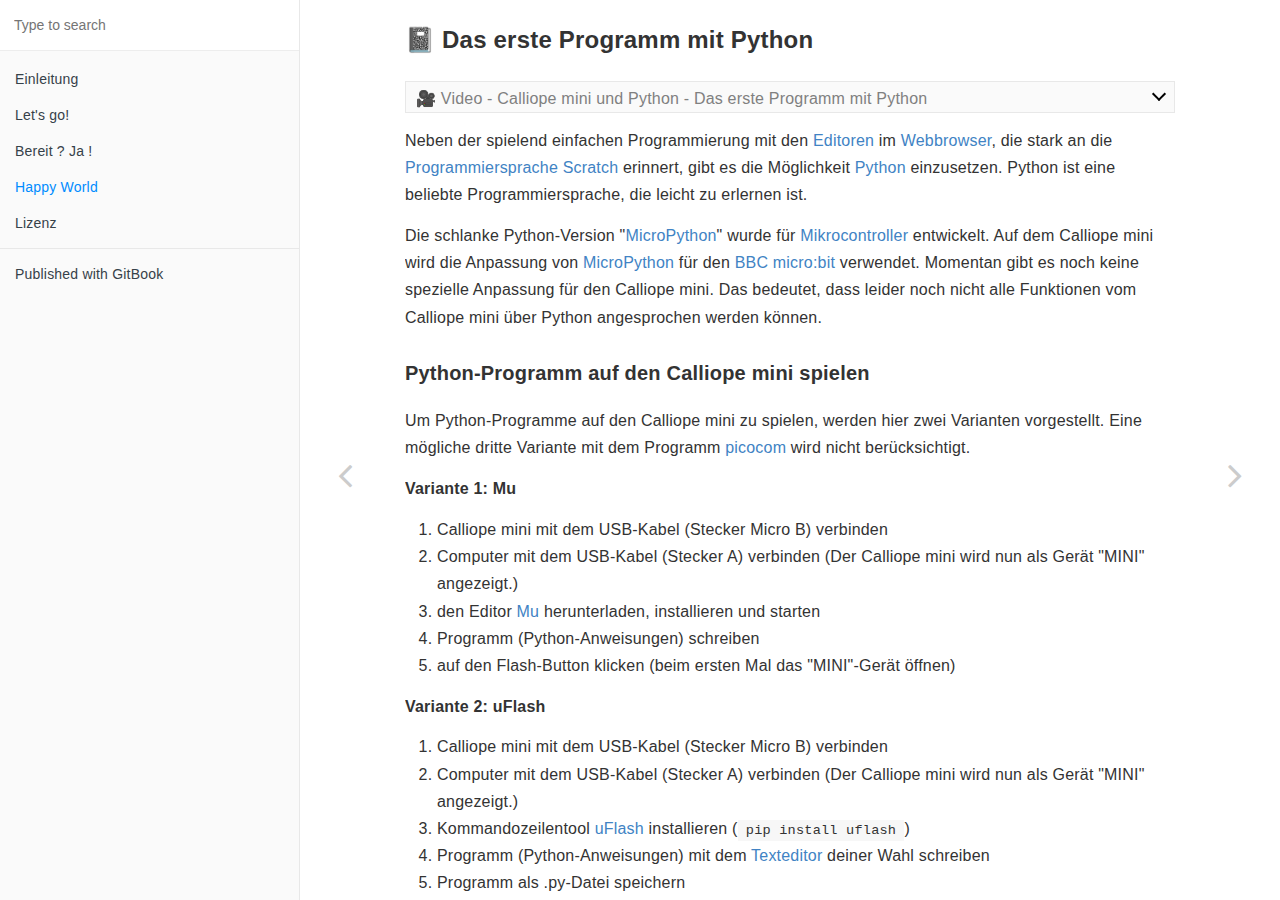
<file: book/_book/happyworld.html>
<!DOCTYPE HTML>
<html lang="" >
    <head>
        <meta charset="UTF-8">
        <meta content="text/html; charset=utf-8" http-equiv="Content-Type">
        <title>Happy World · GitBook</title>
        <meta http-equiv="X-UA-Compatible" content="IE=edge" />
        <meta name="description" content="">
        <meta name="generator" content="GitBook 3.2.3">
        
        
        
    
    <link rel="stylesheet" href="gitbook/style.css">

    
            
                
                <link rel="stylesheet" href="gitbook/gitbook-plugin-accordion/accordion.css">
                
            
                
                <link rel="stylesheet" href="gitbook/gitbook-plugin-ace/ace.css">
                
            
                
                <link rel="stylesheet" href="gitbook/gitbook-plugin-highlight/website.css">
                
            
                
                <link rel="stylesheet" href="gitbook/gitbook-plugin-search/search.css">
                
            
                
                <link rel="stylesheet" href="gitbook/gitbook-plugin-fontsettings/website.css">
                
            
        

    

    
        
    
        
    
        
    
        
    
        
    
        
    

        
    
    
    <meta name="HandheldFriendly" content="true"/>
    <meta name="viewport" content="width=device-width, initial-scale=1, user-scalable=no">
    <meta name="apple-mobile-web-app-capable" content="yes">
    <meta name="apple-mobile-web-app-status-bar-style" content="black">
    <link rel="apple-touch-icon-precomposed" sizes="152x152" href="gitbook/images/apple-touch-icon-precomposed-152.png">
    <link rel="shortcut icon" href="gitbook/images/favicon.ico" type="image/x-icon">

    
    <link rel="next" href="copyright.html" />
    
    
    <link rel="prev" href="bereit_ja.html" />
    

    </head>
    <body>
        
<div class="book">
    <div class="book-summary">
        
            
<div id="book-search-input" role="search">
    <input type="text" placeholder="Type to search" />
</div>

            
                <nav role="navigation">
                


<ul class="summary">
    
    

    

    
        
        
    
        <li class="chapter " data-level="1.1" data-path="./">
            
                <a href="./">
            
                    
                    Einleitung
            
                </a>
            

            
        </li>
    
        <li class="chapter " data-level="1.2" data-path="letsgo.html">
            
                <a href="letsgo.html">
            
                    
                    Let's go!
            
                </a>
            

            
        </li>
    
        <li class="chapter " data-level="1.3" data-path="bereit_ja.html">
            
                <a href="bereit_ja.html">
            
                    
                    Bereit ? Ja !
            
                </a>
            

            
        </li>
    
        <li class="chapter active" data-level="1.4" data-path="happyworld.html">
            
                <a href="happyworld.html">
            
                    
                    Happy World
            
                </a>
            

            
        </li>
    
        <li class="chapter " data-level="1.5" data-path="copyright.html">
            
                <a href="copyright.html">
            
                    
                    Lizenz
            
                </a>
            

            
        </li>
    

    

    <li class="divider"></li>

    <li>
        <a href="https://www.gitbook.com" target="blank" class="gitbook-link">
            Published with GitBook
        </a>
    </li>
</ul>


                </nav>
            
        
    </div>

    <div class="book-body">
        
            <div class="body-inner">
                
                    

<div class="book-header" role="navigation">
    

    <!-- Title -->
    <h1>
        <i class="fa fa-circle-o-notch fa-spin"></i>
        <a href="." >Happy World</a>
    </h1>
</div>




                    <div class="page-wrapper" tabindex="-1" role="main">
                        <div class="page-inner">
                            
<div id="book-search-results">
    <div class="search-noresults">
    
                                <section class="normal markdown-section">
                                
                                <h3 id="Das_erste_Programm_mit_Python">&#x1F4D3; Das erste Programm mit Python </h3>
<div class="accordion accordionClose"><div class="accordionButton"><div class="accordionTitle">&#x1F3A5; Video - Calliope mini und Python - Das erste Programm mit Python</div><div class="accordionSpinnerBox"><div class="accordionSpinner"></div></div></div><div class="accordionContent">
<p>iframe - Video</p>
</div></div>
<p></p>


<p>Neben der spielend einfachen Programmierung mit den <a href="http://calliope.cc/editor" target="_blank">Editoren</a>
im <a href="https://de.wikipedia.org/wiki/Webbrowser" target="_blank">Webbrowser</a>, die stark an
die <a href="https://de.wikipedia.org/wiki/Programmiersprache" target="_blank">Programmiersprache</a>
<a href="https://de.wikipedia.org/wiki/Scratch_%28Programmiersprache%29" target="_blank">Scratch</a> erinnert,
gibt es die M&#xF6;glichkeit <a href="https://de.wikipedia.org/wiki/Python_%28Programmiersprache%29" target="_blank">Python</a> einzusetzen.
Python ist eine beliebte Programmiersprache, die leicht zu erlernen ist.</p>
<p>Die schlanke Python-Version &quot;<a href="https://micropython.org/" target="_blank">MicroPython</a>&quot; wurde
f&#xFC;r <a href="https://de.wikipedia.org/wiki/Mikrocontroller" target="_blank">Mikrocontroller</a> entwickelt.
Auf dem Calliope mini wird die Anpassung von <a href="https://microbit-micropython.readthedocs.io/en/latest/index.html" target="_blank">MicroPython</a>
f&#xFC;r den <a href="https://de.wikipedia.org/wiki/BBC_micro:bit" target="_blank">BBC micro:bit</a> verwendet.
Momentan gibt es noch keine spezielle Anpassung f&#xFC;r den Calliope mini.
Das bedeutet, dass leider noch nicht alle Funktionen vom Calliope mini &#xFC;ber Python angesprochen werden k&#xF6;nnen.</p>
<h4 id="Python_Programm_auf_den_Calliope_mini_spielen">Python-Programm auf den Calliope mini spielen </h4>
<p>Um Python-Programme auf den Calliope mini zu spielen, werden hier zwei Varianten vorgestellt.
Eine m&#xF6;gliche dritte Variante mit dem Programm <a href="https://github.com/calliope-mini/micropython#how-to-use" target="_blank">picocom</a>
wird nicht ber&#xFC;cksichtigt.</p>
<p><strong>Variante 1: Mu</strong></p>
<ol>
<li>Calliope mini mit dem USB-Kabel (Stecker Micro B) verbinden</li>
<li>Computer mit dem USB-Kabel (Stecker A) verbinden (Der Calliope mini wird nun als Ger&#xE4;t &quot;MINI&quot; angezeigt.)</li>
<li>den Editor <a href="https://codewith.mu/" target="_blank">Mu</a> herunterladen, installieren und starten</li>
<li>Programm (Python-Anweisungen) schreiben</li>
<li>auf den Flash-Button klicken (beim ersten Mal das &quot;MINI&quot;-Ger&#xE4;t &#xF6;ffnen)</li>
</ol>
<p><strong>Variante 2: uFlash</strong></p>
<ol>
<li>Calliope mini mit dem USB-Kabel (Stecker Micro B) verbinden</li>
<li>Computer mit dem USB-Kabel (Stecker A) verbinden (Der Calliope mini wird nun als Ger&#xE4;t &quot;MINI&quot; angezeigt.)</li>
<li>Kommandozeilentool <a href="https://uflash.readthedocs.io/en/latest/" target="_blank">uFlash</a> installieren (<code>pip install uflash</code>)</li>
<li>Programm (Python-Anweisungen) mit dem <a href="https://de.wikipedia.org/wiki/Liste_von_Texteditoren" target="_blank">Texteditor</a> deiner Wahl schreiben</li>
<li>Programm als .py-Datei speichern</li>
<li>mit uFlash die gespeicherte .py-Datei auf das Ger&#xE4;t &quot;MINI&quot; kopieren (<code>uflash dateiname.py /run/media/benutzername/MINI</code>)</li>
</ol>
<p>Nach der Abwicklung einer dieser Varianten wird dein Programm auf dem Calliope mini gestartet.</p>
<h4 id="Happy_World">Happy World </h4>
<p>Gib folgende Zeilen als dein erstes Programm (in Schritt 4 von Variante 1 oder 2) in den Editor ein
und spiele es auf deinen Calliope mini hoch. Speichere das Programm in einer Datei und bestimme
einen passenden, selbsterkl&#xE4;renden Namen f&#xFC;r die Datei, zum Beispiel: <code>happyworld.py</code>.
So kannst du das Programm sichern und jederzeit darauf zugreifen.</p>
<div class="ace"><div class="aceCode" data-config="{&quot;edit&quot;:false,&quot;lang&quot;:&quot;python&quot;,&quot;check&quot;:true,&quot;theme&quot;:&quot;chrome&quot;}">from microbit import *

display.show(Image.HAPPY)<br></div></div>
<br>
Damit der Calliope mini mittels Python programmiert werden kann, muss zu Beginn eines Programms,
Python mit dem Funktionsb&#xFC;ndel (Modul) microbit erweitert werden. Durch die Importierung &quot;from microbit import *&quot;,
in der ersten Zeile, stehen alle Funktionen zur Verf&#xFC;gung, die wir f&#xFC;r Programmierung vom Calliope mini brauchen.
Der Calliope mini besitzt eine 5x5 LED-Matrix. Mit der Funktion display.show() kannst du bestimmen, welche
der 25 LEDs leuchten sollen. Das Bild (Image.HAPPY - ein fr&#xF6;hliches Gesicht),
das angezeigt werden soll, steht zwischen den Klammern ( display.show(Image.HAPPY) ).
Image.HAPPY ist eines der vielen vordefinieren Bilder.<br><br>




<div style="border-radius: 10px; padding: 35px; background-color: #333; color: #eee; font-weight: bold; font-family: monospace, courier; font-size: 1.0em; box-shadow: inset 0px 0px 8px 4px #aaa; background-image: url(&apos;images/background_story.png&apos;);">&#x1F9DA;
K&#xF6;nnte eines der vordefinierten Bilder vielleicht das Passbild f&#xFC;r die T&#xFC;r hinter der Tafel sein ?
Am besten du probierst alle Bilder mal aus. Du programmierst jeweils ein Programm mit einem Bild
und spielst es auf den Calliope mini hoch, bist du alle Bilder durch hast. Das Bild auf der LED-Matrix
h&#xE4;ltst du vor die Linse der T&#xFC;r.

<br><br>
from microbit import *
<br>
display.show(<select name="bild" size="1" onchange="setImage(this.value)"> 
<option value="HAPPY" selected>Image.HAPPY</option>
<option value="SAD">Image.SAD</option>
<option value="HEART">Image.HEART</option>
<option value="HEART_SMALL">Image.HEART_SMALL</option>
<option value="YES">Image.YES</option>
<option value="NO">Image.NO</option>
<option value="CONFUSED">Image.CONFUSED</option>
<option value="ANGRY">Image.ANGRY</option>
<option value="ASLEEP">Image.ASLEEP</option>
<option value="SURPRISED">Image.SURPRISED</option>
<option value="SILLY">Image.SILLY</option>
<option value="FABULOUS">Image.FABULOUS</option>
<option value="MEH">Image.MEH</option>
<option value="TSHIRT">Image.TSHIRT</option>
<option value="ROLLERSKATE">Image.ROLLERSKATE</option>
<option value="DUCK">Image.DUCK</option>
<option value="HOUSE">Image.HOUSE</option>
<option value="TORTOISE">Image.TORTOISE</option>
<option value="BUTTERFLY">Image.BUTTERFLY</option>
<option value="STICKFIGURE">Image.STICKFIGURE</option>
<option value="GHOST">Image.GHOST</option>
<option value="SWORD">Image.SWORD</option>
<option value="GIRAFFE">Image.GIRAFFE</option>
<option value="SKULL">Image.SKULL</option>
<option value="UMBRELLA">Image.UMBRELLA</option>
<option value="SNAKE">Image.SNAKE</option>
<option value="RABBIT">Image.RABBIT</option>
<option value="COW">Image.COW</option>
<option value="MUSIC_CROTCHET">Image.MUSIC_CROTCHET</option>
<option value="MUSIC_QUAVER">Image.MUSIC_QUAVER</option>
<option value="MUSIC_QUAVERS">Image.MUSIC_QUAVERS</option>
<option value="PITCHFORK">Image.PITCHFORK</option>
<option value="PACMAN">Image.PACMAN</option>
<option value="TARGET">Image.TARGET</option>
<option value="TRIANGLE">Image.TRIANGLE</option>
<option value="TRIANGLE_LEFT">Image.TRIANGLE_LEFT</option>
<option value="CHESSBOARD">Image.CHESSBOARD</option>
<option value="DIAMOND">Image.DIAMOND</option>
<option value="DIAMOND_SMALL" :="">Image.DIAMOND_SMALL</option>
<option value="SQUARE">Image.SQUARE</option>
<option value="SQUARE_SMALL">Image.SQUARE_SMALL</option>
<option value="XMAS">Image.XMAS</option>
</select>)

<br><br>

<svg xmlns:dc="http://purl.org/dc/elements/1.1/" xmlns:cc="http://creativecommons.org/ns#" xmlns:rdf="http://www.w3.org/1999/02/22-rdf-syntax-ns#" xmlns:svg="http://www.w3.org/2000/svg" xmlns="http://www.w3.org/2000/svg" width="700" height="360" viewbox="0 0 185.20835 95.250003" version="1.1" id="svg8">
  <defs id="defs2">
    <marker orient="auto" refy="0" refx="0" id="Arrow1Lend" style="overflow:visible">
      <path id="path3335" d="M 0,0 5,-5 -12.5,0 5,5 Z" style="fill-rule:evenodd;stroke:#000000;stroke-width:1.00000003pt" transform="matrix(-0.8,0,0,-0.8,-10,0)"/>
    </marker>
    <marker orient="auto" refy="0" refx="0" id="Arrow1Lstart" style="overflow:visible">
      <path id="path3332" d="M 0,0 5,-5 -12.5,0 5,5 Z" style="fill-rule:evenodd;stroke:#000000;stroke-width:1.00000003pt" transform="matrix(0.8,0,0,0.8,10,0)"/>
    </marker>
    <lineargradient x1="86.851997" x2="86.851997" y1="32.324001" gradientunits="userSpaceOnUse" y2="214.61" id="linearGradient5820">
      <stop offset="0" style="stop-color:#b7b7b7" id="stop5822"/>
      <stop offset=".06875" style="stop-color:#b7b7b7" id="stop5824"/>
      <stop offset=".34003" style="stop-color:#8c8c8c" id="stop5826"/>
      <stop offset=".51347" style="stop-color:#676767" id="stop5828"/>
      <stop offset="0.55" style="stop-color:#6b6b6b" id="stop5830"/>
      <stop offset="0.775" style="stop-color:#3e3e3e" id="stop5832"/>
      <stop offset="1" style="stop-color:#000000" id="stop5834"/>
    </lineargradient>
    <clippath clippathunits="userSpaceOnUse" id="clipPath2564">
      <path d="M 72.54,579.24 H 539.46 V 342.15 H 72.54 Z" id="path2566"/>
    </clippath>
  </defs>
  <metadata id="metadata5">
    <rdf:rdf>
      <cc:work rdf:about="">
        <dc:format>image/svg+xml</dc:format>
        <dc:type rdf:resource="http://purl.org/dc/dcmitype/StillImage">
        <dc:title/>
        <cc:license rdf:resource="http://creativecommons.org/publicdomain/zero/1.0/">
        <dc:creator>
          <cc:agent>
            <dc:title>openscreencast.de</dc:title>
          </cc:agent>
        </dc:creator>
        <dc:language>deutsch, german</dc:language>
        <dc:subject>
          <rdf:bag>
            <rdf:li>Calliope mini</rdf:li>
            <rdf:li>Technik</rdf:li>
            <rdf:li>IT</rdf:li>
            <rdf:li>Elektronik</rdf:li>
            <rdf:li>Computer</rdf:li>
            <rdf:li>Programmieren</rdf:li>
            <rdf:li>Programmierung</rdf:li>
            <rdf:li>Board</rdf:li>
            <rdf:li>usb</rdf:li>
            <rdf:li>usb-cable</rdf:li>
            <rdf:li>USB-Kabel</rdf:li>
            <rdf:li>PC</rdf:li>
          </rdf:bag>
        </dc:subject>
        <dc:description>Calliope mini - computer - usb - als svg</dc:description>
        <dc:source>openscreencast.de</dc:source>
      </cc:license></dc:type></cc:work>
      <cc:license rdf:about="http://creativecommons.org/publicdomain/zero/1.0/">
        <cc:permits rdf:resource="http://creativecommons.org/ns#Reproduction">
        <cc:permits rdf:resource="http://creativecommons.org/ns#Distribution">
        <cc:permits rdf:resource="http://creativecommons.org/ns#DerivativeWorks">
      </cc:permits></cc:permits></cc:permits></cc:license>
    </rdf:rdf>
  </metadata>
  <rect y="19.143726" x="115.69831" height="58.112144" width="56.203403" id="usb-5" style="fill:#25475e;fill-opacity:1;stroke:none;stroke-width:1.16342449;stroke-opacity:1"/>
    <title id="title1142-5">USB Micro B Anschluss (Programmierung, Stromversorgung)</title>
  
  <path id="platine" d="m 3.890517,45.560531 c 0.484504,-1.075115 0.396781,-0.925293 2.274994,-2.494785 1.878214,-1.569492 6.196367,-2.745546 9.577661,-6.014553 3.38129,-3.269006 7.68354,-9.941888 9.18023,-14.914747 1.4967,-4.972865 0.64634,-10.267517 0.44952,-13.638268 -0.19681,-3.370751 2.40179,-4.369583 2.40179,-4.369583 0,0 1.15801,-0.80388 3.30764,-0.432061 2.14964,0.371819 2.82031,0.829646 5.36607,2.522269 2.54575,1.692624 6.35759,3.46299 9.62311,4.308857 3.26551,0.845862 7.43926,1.038893 10.96911,0.622929 3.52985,-0.415964 6.57919,-2.275887 9.14487,-3.552322 2.56567,-1.276429 5.3027,-3.70136 7.31088,-4.179054 2.00817,-0.477693 3.29168,0.01431 4.53882,0.628068 1.24714,0.613739 1.70586,1.110572 2.38996,2.95175 0.68411,1.841178 -0.0774,5.890845 0.25665,9.290218 0.33405,3.399373 1.09522,7.529741 2.64162,10.920854 1.54642,3.391119 4.25496,6.312044 6.68692,8.69043 2.43196,2.378387 5.28147,4.198092 8.20578,5.622895 2.924318,1.424803 3.350478,1.617186 4.331978,2.983809 0.98149,1.366623 1.21088,2.994605 0.54108,4.75914 -0.66981,1.764534 -5.596698,4.021355 -8.065528,5.514169 -2.46884,1.492815 -6.99165,5.516339 -9.82619,9.804822 -2.83454,4.288478 -3.69708,10.788037 -4.18244,14.868299 -0.48536,4.080259 1.22139,6.784509 0.072,8.971419 -1.14935,2.18691 -3.0021,3.05557 -5.1994,3.24495 -2.1973,0.18937 -4.92861,-2.12451 -6.42108,-3.03517 -1.49247,-0.91065 -3.93756,-2.31015 -6.08819,-2.81413 -2.15063,-0.50397 -5.10439,-0.72873 -6.29479,-1.62777 -1.19041,-0.89904 -0.7847,-1.56698 -1.23821,-2.11256 -0.4535,-0.54557 -0.80995,-0.96747 -1.36648,-1.183907 -0.55653,-0.216436 -1.08989,-0.254535 -1.62132,-0.07282 -0.53144,0.181717 -1.03096,0.470417 -1.38617,1.034757 -0.35522,0.56433 0.0317,1.12111 -0.86902,1.97422 -0.90073,0.85311 -2.47762,0.49388 -4.65341,1.29115 -2.17578,0.79728 -6.06371,2.56586 -8.24138,3.79779 -2.17767,1.23194 -3.15056,2.915 -4.9077,3.342 -1.75714,0.427 -3.44916,-0.0959 -4.82573,-1.0966 -1.37656,-1.00068 -2.02248,-4.38383 -2.02049,-5.38782 0.002,-1.00399 0.46058,-6.194932 -0.38497,-10.142252 -0.84555,-3.94732 -2.2633,-8.114615 -4.28257,-11.225811 -2.01927,-3.111195 -4.76256,-5.333415 -7.25144,-7.229105 C 11.545818,55.286318 8.33632,54.386227 6.621698,52.957333 4.907076,51.52844 3.90978,50.602791 3.4938,49.238354 3.077821,47.873917 3.40598,46.635644 3.890479,45.560528 Z" style="fill:#25475e;fill-opacity:1;stroke:none;stroke-width:0.1490743px;stroke-linecap:butt;stroke-linejoin:miter;stroke-opacity:1"/>
    <title id="title4070">Platine</title>
  
  <ellipse ry="4.9313893" rx="4.9995027" cy="8.2011948" cx="30.079765" id="ecke_minus" style="fill:#eee489;fill-opacity:1;stroke:none;stroke-width:0.25832531;stroke-opacity:1"/>
    <title id="title192">Ecke Minus - Krokodilklemmenanschluss</title>
  
  <ellipse ry="2.22838" rx="2.2591591" cy="8.0898094" cx="30.002678" id="path4302-6" style="fill:#f0f0f0;fill-opacity:1;stroke:none;stroke-width:0.1167312;stroke-opacity:1"/>
  <ellipse ry="4.9313893" rx="4.9995027" cy="7.9493394" cx="75.455139" id="ecke_plus" style="fill:#eee489;fill-opacity:1;stroke:none;stroke-width:0.25832531;stroke-opacity:1"/>
    <title id="title194">Ecke Plus - Krokodilklemmenanschluss f&#xFC;r 3.3V</title>
  
  <ellipse ry="2.22838" rx="2.2591591" cy="7.8379521" cx="75.378052" id="path4302-6-9" style="fill:#f0f0f0;fill-opacity:1;stroke:none;stroke-width:0.1167312;stroke-opacity:1"/>
  <ellipse ry="4.9313893" rx="4.9995027" cy="47.162285" cx="98.659485" id="ecke_p3" style="fill:#eee489;fill-opacity:1;stroke:none;stroke-width:0.25832531;stroke-opacity:1"/>
    <title id="title202">Ecke P3</title>
  
  <ellipse ry="2.22838" rx="2.2591591" cy="47.050896" cx="98.582413" id="path4302-6-2" style="fill:#f0f0f0;fill-opacity:1;stroke:none;stroke-width:0.1167312;stroke-opacity:1"/>
  <ellipse ry="4.9313893" rx="4.9995027" cy="86.834099" cx="76.474197" id="ecke_p2" style="fill:#eee489;fill-opacity:1;stroke:none;stroke-width:0.25832531;stroke-opacity:1"/>
    <title id="title200">Ecke P2</title>
  
  <ellipse ry="2.22838" rx="2.2591591" cy="86.722702" cx="76.397125" id="path4302-6-0" style="fill:#f0f0f0;fill-opacity:1;stroke:none;stroke-width:0.1167312;stroke-opacity:1"/>
  <ellipse ry="4.9313893" rx="4.9995027" cy="87.627228" cx="31.241798" id="ecke_p1" style="fill:#eee489;fill-opacity:1;stroke:none;stroke-width:0.25832531;stroke-opacity:1"/>
    <title id="title198">Ecke P1</title>
  
  <ellipse ry="2.22838" rx="2.2591591" cy="87.515839" cx="31.164719" id="path4302-6-3" style="fill:#f0f0f0;fill-opacity:1;stroke:none;stroke-width:0.1167312;stroke-opacity:1"/>
  <ellipse ry="4.9313893" rx="4.9995027" cy="47.759148" cx="7.8388829" id="ecke_p0" style="fill:#eee489;fill-opacity:1;stroke:none;stroke-width:0.25832531;stroke-opacity:1"/>
    <title id="title196">Ecke P0</title>
  
  <ellipse ry="2.22838" rx="2.2591591" cy="47.647758" cx="7.7618032" id="path4302-6-6" style="fill:#f0f0f0;fill-opacity:1;stroke:none;stroke-width:0.1167312;stroke-opacity:1"/>
  <rect y="11.162003" x="50.028076" height="7.4461451" width="7.20157" id="usb" style="fill:#c8c8c8;fill-opacity:1;stroke:none;stroke-width:0.1490743;stroke-opacity:1"/>
    <title id="title1142">USB Micro B Anschluss (Programmierung, Stromversorgung)</title>
  
  <rect y="26.543554" x="53.610313" height="2.5082183" width="0.59927541" id="02" style="fill:#c8c8c8;fill-opacity:1;stroke:none;stroke-width:0.13808684;stroke-opacity:1"/>
    <title id="title4091">02</title>
  
  <rect y="31.462849" x="53.610378" height="2.5082183" width="0.59927541" id="12" style="fill:#c8c8c8;fill-opacity:1;stroke:none;stroke-width:0.13808684;stroke-opacity:1"/>
    <title id="title4101">12</title>
  
  <rect y="36.518127" x="53.610378" height="2.5082183" width="0.59927541" id="22" style="fill:#c8c8c8;fill-opacity:1;stroke:none;stroke-width:0.13808684;stroke-opacity:1"/>
    <title id="title4111">22</title>
  
  <rect y="41.437424" x="53.61042" height="2.5082183" width="0.59927541" id="32" style="fill:#c8c8c8;fill-opacity:1;stroke:none;stroke-width:0.13808684;stroke-opacity:1"/>
    <title id="title4121">32</title>
  
  <rect y="46.399086" x="53.610378" height="2.5082183" width="0.59927541" id="42" style="fill:#c8c8c8;fill-opacity:1;stroke:none;stroke-width:0.13808684;stroke-opacity:1"/>
    <title id="title4131">42</title>
  
  <rect y="26.543554" x="58.462666" height="2.5082183" width="0.59927541" id="03" style="fill:#c8c8c8;fill-opacity:1;stroke:none;stroke-width:0.13808684;stroke-opacity:1"/>
    <title id="title4093">03</title>
  
  <rect y="31.462849" x="58.462666" height="2.5082183" width="0.59927541" id="13" style="fill:#c8c8c8;fill-opacity:1;stroke:none;stroke-width:0.13808684;stroke-opacity:1"/>
    <title id="title4103">13</title>
  
  <rect y="36.518127" x="58.462666" height="2.5082183" width="0.59927541" id="23" style="fill:#c8c8c8;fill-opacity:1;stroke:none;stroke-width:0.13808684;stroke-opacity:1"/>
    <title id="title4113">23</title>
  
  <rect y="41.437416" x="58.462666" height="2.5082183" width="0.59927541" id="33" style="fill:#c8c8c8;fill-opacity:1;stroke:none;stroke-width:0.13808684;stroke-opacity:1"/>
    <title id="title4123">33</title>
  
  <rect y="46.399086" x="58.462666" height="2.5082183" width="0.59927541" id="43" style="fill:#c8c8c8;fill-opacity:1;stroke:none;stroke-width:0.13808684;stroke-opacity:1"/>
    <title id="title4133">43</title>
  
  <rect y="26.543554" x="48.539349" height="2.5082183" width="0.59927541" id="01" style="fill:#c8c8c8;fill-opacity:1;stroke:none;stroke-width:0.13808684;stroke-opacity:1"/>
    <title id="title4089">01</title>
  
  <rect y="31.462849" x="48.539349" height="2.5082183" width="0.59927541" id="11" style="fill:#c8c8c8;fill-opacity:1;stroke:none;stroke-width:0.13808684;stroke-opacity:1"/>
    <title id="title4099">11</title>
  
  <rect y="36.518127" x="48.539349" height="2.5082183" width="0.59927541" id="21" style="fill:#c8c8c8;fill-opacity:1;stroke:none;stroke-width:0.13808684;stroke-opacity:1"/>
    <title id="title4109">21</title>
  
  <rect y="41.437416" x="48.539349" height="2.5082183" width="0.59927541" id="31" style="fill:#c8c8c8;fill-opacity:1;stroke:none;stroke-width:0.13808684;stroke-opacity:1"/>
    <title id="title4119">31</title>
  
  <rect y="46.399086" x="48.539349" height="2.5082183" width="0.59927541" id="41" style="fill:#c8c8c8;fill-opacity:1;stroke:none;stroke-width:0.13808684;stroke-opacity:1"/>
    <title id="title4129">41</title>
  
  <rect y="26.543554" x="63.42437" height="2.5082183" width="0.59927541" id="04" style="fill:#c8c8c8;fill-opacity:1;stroke:none;stroke-width:0.13808684;stroke-opacity:1"/>
    <title id="title4095">04</title>
  
  <rect y="31.462849" x="63.42437" height="2.5082183" width="0.59927541" id="14" style="fill:#c8c8c8;fill-opacity:1;stroke:none;stroke-width:0.13808684;stroke-opacity:1"/>
    <title id="title4105">14</title>
  
  <rect y="36.518127" x="63.42437" height="2.5082183" width="0.59927541" id="24" style="fill:#c8c8c8;fill-opacity:1;stroke:none;stroke-width:0.13808684;stroke-opacity:1"/>
    <title id="title4115">24</title>
  
  <rect y="41.437416" x="63.42437" height="2.5082183" width="0.59927541" id="34" style="fill:#c8c8c8;fill-opacity:1;stroke:none;stroke-width:0.13808684;stroke-opacity:1"/>
    <title id="title4125">34</title>
  
  <rect y="46.399086" x="63.42437" height="2.5082183" width="0.59927541" id="44" style="fill:#c8c8c8;fill-opacity:1;stroke:none;stroke-width:0.13808684;stroke-opacity:1"/>
    <title id="title4135">44</title>
  
  <rect y="26.543554" x="43.577698" height="2.5082183" width="0.59927541" id="00" style="fill:#c8c8c8;fill-opacity:1;stroke:none;stroke-width:0.13808684;stroke-opacity:1"/>
    <title id="title4087">00</title>
  
  <rect y="31.462849" x="43.577698" height="2.5082183" width="0.59927541" id="10" style="fill:#c8c8c8;fill-opacity:1;stroke:none;stroke-width:0.13808684;stroke-opacity:1"/>
    <title id="title4097">10</title>
  
  <rect y="36.518127" x="43.577698" height="2.5082183" width="0.59927541" id="20" style="fill:#c8c8c8;fill-opacity:1;stroke:none;stroke-width:0.13808684;stroke-opacity:1"/>
    <title id="title4107">20</title>
  
  <rect y="41.437416" x="43.577698" height="2.5082183" width="0.59927541" id="30" style="fill:#c8c8c8;fill-opacity:1;stroke:none;stroke-width:0.13808684;stroke-opacity:1"/>
    <title id="title4117">30</title>
  
  <rect y="46.399086" x="43.577698" height="2.5082183" width="0.59927541" id="40" style="fill:#c8c8c8;fill-opacity:1;stroke:none;stroke-width:0.13808684;stroke-opacity:1"/>
    <title id="title4127">40</title>
  
  <ellipse transform="matrix(0.75421528,-0.65662723,0.69943347,0.71469771,0,0)" ry="3.0237734" rx="3.5415039" cy="45.016479" cx="-13.137115" id="path1297" style="fill:#f0f0f0;fill-opacity:1;stroke:none;stroke-width:0.19184434"/>
  <rect transform="rotate(46.255487)" y="12.442396" x="39.428463" height="6.4015322" width="6.3901811" id="rect4595" style="fill:#c8c8c8;fill-opacity:1;stroke:none;stroke-width:0.23974352;stroke-opacity:1"/>
  <ellipse ry="0.40498772" rx="0.41058153" cy="37.963825" cx="18.250793" id="path4302-6-1" style="fill:#000000;fill-opacity:1;stroke:none;stroke-width:0.02121483;stroke-opacity:1"/>
  <ellipse ry="0.40498772" rx="0.41058153" cy="41.456707" cx="14.471161" id="path4302-6-1-9" style="fill:#000000;fill-opacity:1;stroke:none;stroke-width:0.02121483;stroke-opacity:1"/>
  <ellipse ry="0.40498772" rx="0.41058153" cy="45.152191" cx="18.017044" id="path4302-6-1-4" style="fill:#000000;fill-opacity:1;stroke:none;stroke-width:0.02121483;stroke-opacity:1"/>
  <ellipse ry="0.40498772" rx="0.41058153" cy="41.65826" cx="21.901535" id="path4302-6-1-7" style="fill:#000000;fill-opacity:1;stroke:none;stroke-width:0.02121483;stroke-opacity:1"/>
  <ellipse ry="2.2787387" rx="2.3102136" cy="41.532673" cx="18.182304" id="knopfa" style="fill:#00bcdd;fill-opacity:1;stroke:none;stroke-width:0.11936919;stroke-opacity:1"/>
    <title id="title172">Knopf A - programmierbar</title>
  
  <ellipse transform="matrix(-0.75421527,-0.65662723,-0.69943347,0.71469771,0,0)" ry="3.0237734" rx="3.5415039" cy="-25.817919" cx="-88.916763" id="path1297-2" style="fill:#f0f0f0;fill-opacity:1;stroke:none;stroke-width:0.19184433"/>
  <rect transform="rotate(46.255487)" y="-38.883652" x="87.332695" height="6.4015322" width="6.3901811" id="rect4595-4" style="fill:#c8c8c8;fill-opacity:1;stroke:none;stroke-width:0.23974353;stroke-opacity:1"/>
  <ellipse ry="0.40498772" rx="0.41058153" cy="37.082211" cx="88.453369" id="path4302-6-1-5" style="fill:#000000;fill-opacity:1;stroke:none;stroke-width:0.02121483;stroke-opacity:1"/>
  <ellipse ry="0.40498772" rx="0.41058153" cy="40.575092" cx="84.673737" id="path4302-6-1-9-0" style="fill:#000000;fill-opacity:1;stroke:none;stroke-width:0.02121483;stroke-opacity:1"/>
  <ellipse ry="0.40498772" rx="0.41058153" cy="44.270573" cx="88.21962" id="path4302-6-1-4-3" style="fill:#000000;fill-opacity:1;stroke:none;stroke-width:0.02121483;stroke-opacity:1"/>
  <ellipse ry="0.40498772" rx="0.41058153" cy="40.776646" cx="92.104111" id="path4302-6-1-7-6" style="fill:#000000;fill-opacity:1;stroke:none;stroke-width:0.02121483;stroke-opacity:1"/>
  <ellipse ry="2.2787387" rx="2.3102136" cy="40.651058" cx="88.384888" id="knopfb" style="fill:#e95262;fill-opacity:1;stroke:none;stroke-width:0.11936919;stroke-opacity:1"/>
    <title id="title174">Knopf B - programmierbar</title>
  
  <g transform="matrix(0.56343044,0,0,0.56343044,-8.598309,-59.447993)" id="verbindungsstecker_a0">
    <title id="title188">Verbindungs-Stecker A0 - Grove-Connector</title>
    <rect style="fill:#c8c8c8;fill-opacity:1;stroke:none;stroke-width:0.32808203;stroke-opacity:1" id="rect4408-0" width="10.415204" height="24.937338" x="127.11486" y="94.682167" transform="rotate(30.055793)"/>
    <ellipse style="fill:#000000;fill-opacity:1;stroke:none;stroke-width:0.03765297;stroke-opacity:1" id="path4302-6-1-6" cx="63.853874" cy="153.21654" rx="0.72871733" ry="0.71878922"/>
    <ellipse style="fill:#000000;fill-opacity:1;stroke:none;stroke-width:0.03765297;stroke-opacity:1" id="path4302-6-1-6-3" cx="61.925835" cy="157.07407" rx="0.72871733" ry="0.71878922"/>
    <ellipse style="fill:#000000;fill-opacity:1;stroke:none;stroke-width:0.03765297;stroke-opacity:1" id="path4302-6-1-6-3-2" cx="60.049469" cy="160.68706" rx="0.72871733" ry="0.71878922"/>
    <ellipse style="fill:#000000;fill-opacity:1;stroke:none;stroke-width:0.03765297;stroke-opacity:1" id="path4302-6-1-6-3-0" cx="58.045006" cy="164.17775" rx="0.72871733" ry="0.71878922"/>
  </g>
  <g id="verbindungsstecker_a1" transform="matrix(0.29212256,-0.48178654,0.48178654,0.29212256,-14.189152,12.623407)">
    <title id="title190">Verbindungs-Stecker A1 - Grove-Connector</title>
    <rect style="fill:#c8c8c8;fill-opacity:1;stroke:none;stroke-width:0.32808203;stroke-opacity:1" id="rect4408-0-1" width="10.415204" height="24.937338" x="127.11486" y="94.682167" transform="rotate(30.055793)"/>
    <ellipse style="fill:#000000;fill-opacity:1;stroke:none;stroke-width:0.03765297;stroke-opacity:1" id="path4302-6-1-6-5" cx="63.853874" cy="153.21654" rx="0.72871733" ry="0.71878922"/>
    <ellipse style="fill:#000000;fill-opacity:1;stroke:none;stroke-width:0.03765297;stroke-opacity:1" id="path4302-6-1-6-3-5" cx="61.925835" cy="157.07407" rx="0.72871733" ry="0.71878922"/>
    <ellipse style="fill:#000000;fill-opacity:1;stroke:none;stroke-width:0.03765297;stroke-opacity:1" id="path4302-6-1-6-3-2-4" cx="60.049469" cy="160.68706" rx="0.72871733" ry="0.71878922"/>
    <ellipse style="fill:#000000;fill-opacity:1;stroke:none;stroke-width:0.03765297;stroke-opacity:1" id="path4302-6-1-6-3-0-7" cx="58.045006" cy="164.17775" rx="0.72871733" ry="0.71878922"/>
  </g>
  <ellipse ry="1.9559932" rx="1.4551616" cy="14.496822" cx="61.542343" id="reset" style="fill:#f0f0f0;fill-opacity:1;stroke:none;stroke-width:0.08777244;stroke-opacity:1"/>
    <title id="title168">Reset-Knopf</title>
  
  <rect transform="matrix(0.83424255,0.55139765,-0.50958116,0.86042259,0,0)" y="-6.7832327" x="93.762878" height="10.570351" width="12.073917" id="lautsprecher" style="fill:#000000;fill-opacity:1;stroke:none;stroke-width:0.16911185;stroke-opacity:1"/>
    <title id="title180">Piezo-Lautsprecher</title>
  
  <rect transform="rotate(46.564531)" y="9.7164316" x="67.72065" height="6.7663298" width="6.7663298" id="prozessor" style="fill:#000000;fill-opacity:1;stroke:none;stroke-width:0.15122876;stroke-opacity:1"/>
    <title id="title184">32-bit ARM Cortex M0 processor (16MHz), 16kB RAM, 256kB Flash, Bluetooth Low Energy</title>
  
  <rect transform="rotate(0.64040907)" y="55.183193" x="52.998272" height="3.2479427" width="3.2479427" id="rect4821-6" style="fill:#f0f0f0;fill-opacity:1;stroke:none;stroke-width:0.07259213;stroke-opacity:1"/>
  <ellipse ry="1.2140988" rx="1.2308685" cy="57.25441" cx="53.920456" id="rgbled" style="fill:#c8d2d2;fill-opacity:1;stroke:none;stroke-width:0.06359921;stroke-opacity:1"/>
    <title id="title182">Programmierbare RGB LED</title>
  
  <rect y="54.304558" x="66.469849" height="7.8039289" width="4.1664691" id="rect4868" style="fill:#eac169;fill-opacity:1;stroke:none;stroke-width:0.18170632;stroke-opacity:1"/>
  <rect transform="matrix(0.87619329,0.48195987,-0.47272332,0.88121091,0,0)" y="14.246325" x="98.390762" height="9.2234249" width="6.7233295" id="batterie" style="fill:#f0f0f0;fill-opacity:1;stroke:none;stroke-width:0.25093868;stroke-opacity:1"/>
    <title id="title186">JST Batterieanschluss (3.3V)</title>
  
  <g transform="matrix(0.56343044,0,0,0.56343044,-8.598309,-59.149844)" id="g5143">
    <ellipse style="fill:#000000;fill-opacity:1;stroke:#ecdf8a;stroke-width:0.26458332;stroke-opacity:1" id="path4885" cx="100.79944" cy="228.65224" rx="1.4483957" ry="1.5404671"/>
    <ellipse style="fill:#000000;fill-opacity:1;stroke:#ecdf8a;stroke-width:0.26458332;stroke-opacity:1" id="path4885-2" cx="106.0911" cy="228.65224" rx="1.4483957" ry="1.5404671"/>
    <ellipse style="fill:#000000;fill-opacity:1;stroke:#ecdf8a;stroke-width:0.26458332;stroke-opacity:1" id="path4885-2-5" cx="111.38277" cy="228.65224" rx="1.4483957" ry="1.5404671"/>
    <ellipse style="fill:#000000;fill-opacity:1;stroke:#ecdf8a;stroke-width:0.26458332;stroke-opacity:1" id="path4885-2-5-4" cx="116.67444" cy="228.65224" rx="1.4483957" ry="1.5404671"/>
    <ellipse style="fill:#000000;fill-opacity:1;stroke:#ecdf8a;stroke-width:0.26458332;stroke-opacity:1" id="path4885-2-5-4-7" cx="121.9661" cy="228.65224" rx="1.4483957" ry="1.5404671"/>
    <ellipse style="fill:#000000;fill-opacity:1;stroke:#ecdf8a;stroke-width:0.26458332;stroke-opacity:1" id="path4885-4" cx="100.79944" cy="238.44182" rx="1.4483957" ry="1.5404671"/>
    <ellipse style="fill:#000000;fill-opacity:1;stroke:#ecdf8a;stroke-width:0.26458332;stroke-opacity:1" id="path4885-2-4" cx="106.09111" cy="238.44182" rx="1.4483957" ry="1.5404671"/>
    <ellipse style="fill:#000000;fill-opacity:1;stroke:#ecdf8a;stroke-width:0.26458332;stroke-opacity:1" id="path4885-2-5-3" cx="111.38277" cy="238.44182" rx="1.4483957" ry="1.5404671"/>
    <ellipse style="fill:#000000;fill-opacity:1;stroke:#ecdf8a;stroke-width:0.26458332;stroke-opacity:1" id="path4885-2-5-4-0" cx="116.67444" cy="238.44182" rx="1.4483957" ry="1.5404671"/>
    <ellipse style="fill:#000000;fill-opacity:1;stroke:#ecdf8a;stroke-width:0.26458332;stroke-opacity:1" id="path4885-2-5-4-7-7" cx="121.96611" cy="238.44182" rx="1.4483957" ry="1.5404671"/>
    <ellipse style="fill:#000000;fill-opacity:1;stroke:#ecdf8a;stroke-width:0.26458332;stroke-opacity:1" id="path4885-4-8" cx="100.79944" cy="243.73347" rx="1.4483957" ry="1.5404671"/>
    <ellipse style="fill:#000000;fill-opacity:1;stroke:#ecdf8a;stroke-width:0.26458332;stroke-opacity:1" id="path4885-2-4-6" cx="106.09111" cy="243.73347" rx="1.4483957" ry="1.5404671"/>
    <ellipse style="fill:#000000;fill-opacity:1;stroke:#ecdf8a;stroke-width:0.26458332;stroke-opacity:1" id="path4885-2-5-3-8" cx="111.38277" cy="243.73347" rx="1.4483957" ry="1.5404671"/>
    <ellipse style="fill:#000000;fill-opacity:1;stroke:#ecdf8a;stroke-width:0.26458332;stroke-opacity:1" id="path4885-2-5-4-0-8" cx="116.67444" cy="243.73347" rx="1.4483957" ry="1.5404671"/>
    <ellipse style="fill:#000000;fill-opacity:1;stroke:#ecdf8a;stroke-width:0.26458332;stroke-opacity:1" id="path4885-2-5-4-7-7-4" cx="121.96611" cy="243.73347" rx="1.4483957" ry="1.5404671"/>
    <ellipse style="fill:#000000;fill-opacity:1;stroke:#ecdf8a;stroke-width:0.26458332;stroke-opacity:1" id="path4885-2-4-3" cx="127.25777" cy="238.44182" rx="1.4483957" ry="1.5404671"/>
    <ellipse style="fill:#000000;fill-opacity:1;stroke:#ecdf8a;stroke-width:0.26458332;stroke-opacity:1" id="path4885-2-5-3-1" cx="132.54942" cy="238.44182" rx="1.4483957" ry="1.5404671"/>
    <ellipse style="fill:#000000;fill-opacity:1;stroke:#ecdf8a;stroke-width:0.26458332;stroke-opacity:1" id="path4885-2-5-4-0-4" cx="137.84109" cy="238.44182" rx="1.4483957" ry="1.5404671"/>
    <ellipse style="fill:#000000;fill-opacity:1;stroke:#ecdf8a;stroke-width:0.26458332;stroke-opacity:1" id="path4885-2-5-4-7-7-9" cx="143.13277" cy="238.44182" rx="1.4483957" ry="1.5404671"/>
    <ellipse style="fill:#000000;fill-opacity:1;stroke:#ecdf8a;stroke-width:0.26458332;stroke-opacity:1" id="path4885-2-4-6-2" cx="127.25777" cy="243.73347" rx="1.4483957" ry="1.5404671"/>
    <ellipse style="fill:#000000;fill-opacity:1;stroke:#ecdf8a;stroke-width:0.26458332;stroke-opacity:1" id="path4885-2-5-3-8-0" cx="132.54942" cy="243.73347" rx="1.4483957" ry="1.5404671"/>
    <ellipse style="fill:#000000;fill-opacity:1;stroke:#ecdf8a;stroke-width:0.26458332;stroke-opacity:1" id="path4885-2-5-4-0-8-6" cx="137.84109" cy="243.73347" rx="1.4483957" ry="1.5404671"/>
    <ellipse style="fill:#000000;fill-opacity:1;stroke:#ecdf8a;stroke-width:0.26458332;stroke-opacity:1" id="path4885-2-5-4-7-7-4-8" cx="143.13277" cy="243.73347" rx="1.4483957" ry="1.5404671"/>
    <ellipse style="fill:#000000;fill-opacity:1;stroke:#ecdf8a;stroke-width:0.26458332;stroke-opacity:1" id="path4885-2-4-3-9" cx="79.632767" cy="238.44182" rx="1.4483957" ry="1.5404671"/>
    <ellipse style="fill:#000000;fill-opacity:1;stroke:#ecdf8a;stroke-width:0.26458332;stroke-opacity:1" id="path4885-2-5-3-1-2" cx="84.924423" cy="238.44182" rx="1.4483957" ry="1.5404671"/>
    <ellipse style="fill:#000000;fill-opacity:1;stroke:#ecdf8a;stroke-width:0.26458332;stroke-opacity:1" id="path4885-2-5-4-0-4-6" cx="90.216095" cy="238.44182" rx="1.4483957" ry="1.5404671"/>
    <ellipse style="fill:#000000;fill-opacity:1;stroke:#ecdf8a;stroke-width:0.26458332;stroke-opacity:1" id="path4885-2-5-4-7-7-9-6" cx="95.507759" cy="238.44182" rx="1.4483957" ry="1.5404671"/>
    <ellipse style="fill:#000000;fill-opacity:1;stroke:#ecdf8a;stroke-width:0.26458332;stroke-opacity:1" id="path4885-2-4-6-2-4" cx="79.632767" cy="243.73347" rx="1.4483957" ry="1.5404671"/>
    <ellipse style="fill:#000000;fill-opacity:1;stroke:#ecdf8a;stroke-width:0.26458332;stroke-opacity:1" id="path4885-2-5-3-8-0-9" cx="84.924423" cy="243.73347" rx="1.4483957" ry="1.5404671"/>
    <ellipse style="fill:#000000;fill-opacity:1;stroke:#ecdf8a;stroke-width:0.26458332;stroke-opacity:1" id="path4885-2-5-4-0-8-6-5" cx="90.216095" cy="243.73347" rx="1.4483957" ry="1.5404671"/>
    <ellipse style="fill:#000000;fill-opacity:1;stroke:#ecdf8a;stroke-width:0.26458332;stroke-opacity:1" id="path4885-2-5-4-7-7-4-8-0" cx="95.507759" cy="243.73347" rx="1.4483957" ry="1.5404671"/>
  </g>
  <text transform="matrix(0.6256878,0.77274345,-0.81191607,0.59550015,0,0)" id="text113" y="17.203327" x="68.309448" style="font-style:normal;font-weight:normal;font-size:2.42020297px;font-family:sans-serif;fill:#ffffff;fill-opacity:1;stroke:none;stroke-width:0.06050507" xml:space="preserve"><tspan style="fill:#ffffff;fill-opacity:1;stroke-width:0.06050507" y="17.203327" x="68.309448" id="tspan111">CALLIOPE</tspan><tspan id="tspan115" style="font-size:4.83199692px;line-height:1.25;fill:#ffffff;fill-opacity:1;stroke-width:0.06050507" y="22.362453" x="68.309448">mini</tspan></text>
  <text transform="scale(1.0006698,0.99933065)" id="text924" y="67.880737" x="48.544655" style="font-style:normal;font-weight:normal;font-size:1.55164218px;font-family:sans-serif;fill:#ffffff;fill-opacity:1;stroke:none;stroke-width:0.03879105" xml:space="preserve"><tspan style="font-size:2.11666679px;fill:#ffffff;fill-opacity:1;stroke-width:0.03879105" y="67.880737" x="48.544655" id="tspan922">PROZESSOR</tspan></text>
  <text transform="scale(1.0006698,0.99933065)" id="text924-3" y="72.157257" x="61.654243" style="font-style:normal;font-weight:normal;font-size:1.55164218px;font-family:sans-serif;fill:#ffffff;fill-opacity:1;stroke:none;stroke-width:0.03879105" xml:space="preserve"><tspan style="font-size:2.11666679px;fill:#ffffff;fill-opacity:1;stroke-width:0.03879105" y="72.157257" x="61.654243" id="tspan922-6">BATTERIE</tspan></text>
  <rect y="41.133011" x="25.837952" height="3.5216949" width="5.3362088" id="lagesensor" style="fill:#000000;fill-opacity:1;stroke:none;stroke-width:0.11370311"/>
    <title id="title176">Lagesensor (Beschleunigungssensor, Gyroskop, Magnetometer - Bosch BMX055)</title>
  
  <text transform="scale(1.0006698,0.99933065)" id="text924-5" y="50.051659" x="14.324402" style="font-style:normal;font-weight:normal;font-size:1.55164218px;font-family:sans-serif;fill:#ffffff;fill-opacity:1;stroke:none;stroke-width:0.03879105" xml:space="preserve"><tspan style="font-size:2.11666679px;fill:#ffffff;fill-opacity:1;stroke-width:0.03879105" y="50.051659" x="14.324402" id="tspan922-3">LAGESENSOR</tspan></text>
  <text transform="scale(1.0006698,0.99933065)" id="text924-56" y="19.121161" x="58.110451" style="font-style:normal;font-weight:normal;font-size:1.55164218px;font-family:sans-serif;fill:#ffffff;fill-opacity:1;stroke:none;stroke-width:0.03879105" xml:space="preserve"><tspan style="font-size:2.11666679px;fill:#ffffff;fill-opacity:1;stroke-width:0.03879105" y="19.121161" x="58.110451" id="tspan922-2">RESET</tspan></text>
  <text transform="scale(1.0006698,0.99933065)" id="text924-9" y="20.843237" x="51.238289" style="font-style:normal;font-weight:normal;font-size:1.55164218px;font-family:sans-serif;fill:#ffffff;fill-opacity:1;stroke:none;stroke-width:0.03879105" xml:space="preserve"><tspan style="font-size:2.11666679px;fill:#ffffff;fill-opacity:1;stroke-width:0.03879105" y="20.843237" x="51.238289" id="tspan922-1">USB</tspan></text>
  <text transform="scale(1.0006698,0.99933065)" id="text924-3-2" y="51.851707" x="58.169807" style="font-style:normal;font-weight:normal;font-size:1.55164218px;font-family:sans-serif;fill:#ffffff;fill-opacity:1;stroke:none;stroke-width:0.03879105" xml:space="preserve"><tspan style="font-size:2.11666679px;fill:#ffffff;fill-opacity:1;stroke-width:0.03879105" y="51.851707" x="58.169807" id="tspan922-6-7">LAUTSPRECHER</tspan></text>
  <text transform="scale(1.0006698,0.99933065)" id="text924-3-0" y="54.783447" x="49.23632" style="font-style:normal;font-weight:normal;font-size:1.55164218px;font-family:sans-serif;fill:#ffffff;fill-opacity:1;stroke:none;stroke-width:0.03879105" xml:space="preserve"><tspan style="font-size:2.11666679px;fill:#ffffff;fill-opacity:1;stroke-width:0.03879105" y="54.783447" x="49.23632" id="tspan922-6-9">RGB LED</tspan></text>
  <rect transform="scale(-1,1)" y="44.961681" x="-29.419975" height="4.7703776" width="0.1490743" id="rect1136" style="fill:#f0f0f0;fill-opacity:1;stroke:none;stroke-width:0.09824006"/>
  <rect transform="matrix(-0.74593836,0.66601499,0.6838884,0.72958664,0,0)" y="75.220398" x="12.576113" height="5.4181333" width="0.15754135" id="rect1136-6" style="fill:#f0f0f0;fill-opacity:1;stroke:none;stroke-width:0.1076299"/>
  <rect transform="rotate(90)" y="-47.555649" x="67.068916" height="1.7888917" width="0.13975717" id="rect1136-3-0" style="fill:#f0f0f0;fill-opacity:1;stroke:none;stroke-width:0.05824919"/>
  <rect transform="matrix(0,-1,-1,0,0,0)" y="-75.856384" x="-71.223244" height="3.7041669" width="0.1490743" id="rect1136-3-0-6" style="fill:#f0f0f0;fill-opacity:1;stroke:none;stroke-width:0.08656801"/>
  <rect transform="matrix(0.67894196,0.73419194,0.74143426,-0.67102551,0,0)" y="7.0176678" x="103.52352" height="2.6468494" width="0.076722242" id="rect1136-6-2" style="fill:#f0f0f0;fill-opacity:1;stroke:none;stroke-width:0.0524972"/>
  <rect transform="matrix(0,-1,-1,0,0,0)" y="-78.430298" x="-50.999672" height="2.9104168" width="0.1490743" id="rect1136-3-0-6-6" style="fill:#f0f0f0;fill-opacity:1;stroke:none;stroke-width:0.07673435"/>
  <rect transform="rotate(90)" y="-59.622833" x="57.64978" height="2.9814861" width="0.13975717" id="rect1136-3-0-1" style="fill:#f0f0f0;fill-opacity:1;stroke:none;stroke-width:0.07519938"/>
  <rect transform="scale(-1,1)" y="53.883446" x="-59.650299" height="3.7268577" width="0.1490743" id="rect1136-8" style="fill:#f0f0f0;fill-opacity:1;stroke:none;stroke-width:0.08683276"/>
  <rect transform="scale(-1,1)" y="14.57872" x="-65.299377" height="3.7268577" width="0.1490743" id="rect1136-8-7" style="fill:#f0f0f0;fill-opacity:1;stroke:none;stroke-width:0.08683276"/>
  <rect transform="rotate(90)" y="-65.131027" x="14.528641" height="1.490743" width="0.13975717" id="rect1136-3-0-1-9" style="fill:#f0f0f0;fill-opacity:1;stroke:none;stroke-width:0.05317399"/>
  <text transform="scale(0.99599154,1.0040246)" id="text924-5-2" y="40.617249" x="22.274799" style="font-style:normal;font-weight:normal;font-size:2.91677856px;font-family:sans-serif;fill:#25475e;fill-opacity:1;stroke:none;stroke-width:0.07291945" xml:space="preserve"><tspan style="fill:#25475e;fill-opacity:1;stroke-width:0.07291945" y="40.617249" x="22.274799" id="tspan922-3-0">A</tspan></text>
  <text transform="scale(0.99599154,1.0040246)" id="text924-5-2-3" y="39.899891" x="82.678467" style="font-style:normal;font-weight:normal;font-size:2.91677856px;font-family:sans-serif;fill:#25475e;fill-opacity:1;stroke:none;stroke-width:0.07291945" xml:space="preserve"><tspan style="fill:#25475e;fill-opacity:1;stroke-width:0.07291945" y="39.899891" x="82.678467" id="tspan922-3-0-7">B</tspan></text>
  <text transform="scale(0.59994355,1.6668235)" id="text924-5-22" y="5.9661722" x="60.042988" style="font-style:normal;font-weight:normal;font-size:3.31975889px;font-family:sans-serif;fill:#ffffff;fill-opacity:1;stroke:none;stroke-width:0.08299395" xml:space="preserve"><tspan style="font-size:2.11666679px;fill:#ffffff;fill-opacity:1;stroke-width:0.08299395" y="5.9661722" x="60.042988" id="tspan922-3-8">--</tspan></text>
  <text transform="scale(0.99594441,1.0040721)" id="text924-5-6" y="8.9752407" x="68.245399" style="font-style:normal;font-weight:normal;font-size:2.71802807px;font-family:sans-serif;fill:#ffffff;fill-opacity:1;stroke:none;stroke-width:0.0679507" xml:space="preserve"><tspan style="font-size:2.11666679px;fill:#ffffff;fill-opacity:1;stroke-width:0.0679507" y="8.9752407" x="68.245399" id="tspan922-3-1">+</tspan></text>
  <text transform="scale(1.0006698,0.99933065)" id="text924-5-29" y="53.894745" x="10.648422" style="font-style:normal;font-weight:normal;font-size:1.55164218px;font-family:sans-serif;fill:#ffffff;fill-opacity:1;stroke:none;stroke-width:0.03879105" xml:space="preserve"><tspan id="tspan1445" style="font-size:2.11666679px;fill:#ffffff;fill-opacity:1;stroke-width:0.03879105" y="53.894745" x="10.648422">0</tspan></text>
  <text transform="scale(1.0006698,0.99933065)" id="text924-5-29-1" y="87.650131" x="37.070763" style="font-style:normal;font-weight:normal;font-size:1.55164218px;font-family:sans-serif;fill:#ffffff;fill-opacity:1;stroke:none;stroke-width:0.03879105" xml:space="preserve"><tspan id="tspan1445-9" style="font-size:2.11666679px;fill:#ffffff;fill-opacity:1;stroke-width:0.03879105" y="87.650131" x="37.070763">1</tspan></text>
  <text transform="scale(1.0006698,0.99933065)" id="text924-5-29-4" y="87.8713" x="69.627495" style="font-style:normal;font-weight:normal;font-size:1.55164218px;font-family:sans-serif;fill:#ffffff;fill-opacity:1;stroke:none;stroke-width:0.03879105" xml:space="preserve"><tspan id="tspan1479" style="font-size:2.11666679px;fill:#ffffff;fill-opacity:1;stroke-width:0.03879105" y="87.8713" x="69.627495">2</tspan></text>
  <text transform="scale(1.0006698,0.99933065)" id="text924-5-29-4-8" y="53.355263" x="94.750587" style="font-style:normal;font-weight:normal;font-size:1.55164218px;font-family:sans-serif;fill:#ffffff;fill-opacity:1;stroke:none;stroke-width:0.03879105" xml:space="preserve"><tspan id="tspan1479-4" style="font-size:2.11666679px;fill:#ffffff;fill-opacity:1;stroke-width:0.03879105" y="53.355263" x="94.750587">3</tspan></text>
  <rect y="14.925896" x="35.286865" height="5.0761003" width="5.5205512" id="rect1062-5" style="fill:#000000;fill-opacity:1;stroke:none;stroke-width:0.13884696"/>
  <text transform="scale(1.0006698,0.99933065)" id="text924-5-0" y="31.356062" x="29.616447" style="font-style:normal;font-weight:normal;font-size:1.55164218px;font-family:sans-serif;fill:#ffffff;fill-opacity:1;stroke:none;stroke-width:0.03879105" xml:space="preserve"><tspan style="font-size:2.11666679px;fill:#ffffff;fill-opacity:1;stroke-width:0.03879105" y="31.356062" x="29.616447" id="tspan922-3-6">A0</tspan></text>
  <text transform="scale(1.0006698,0.99933065)" id="text924-5-0-3" y="31.371004" x="73.625862" style="font-style:normal;font-weight:normal;font-size:1.55164218px;font-family:sans-serif;fill:#ffffff;fill-opacity:1;stroke:none;stroke-width:0.03879105" xml:space="preserve"><tspan style="font-size:2.11666679px;fill:#ffffff;fill-opacity:1;stroke-width:0.03879105" y="31.371004" x="73.625862" id="tspan922-3-6-2">A1</tspan></text>
  <rect y="31.965374" x="68.1427" height="2.2892773" width="3.1805387" id="mikrofon" style="fill:#eae798;fill-opacity:1;stroke:none;stroke-width:0.08598622;stroke-opacity:1"/>
    <title id="title178">MEMS Mikrofon</title>
  
  <rect y="23.331018" x="143.38806" height="5.5735545" width="1.33166" id="l02" style="fill:#c8c8c8;fill-opacity:1;stroke:none;stroke-width:0.3068451;stroke-opacity:1"/>
    <title id="title4091-5">l02</title>
  
  <rect y="34.262268" x="143.3882" height="5.5735545" width="1.33166" id="l12" style="fill:#c8c8c8;fill-opacity:1;stroke:none;stroke-width:0.3068451;stroke-opacity:1"/>
    <title id="title4101-5">l12</title>
  
  <rect y="45.495689" x="143.3882" height="5.5735545" width="1.33166" id="l22" style="fill:#c8c8c8;fill-opacity:1;stroke:none;stroke-width:0.3068451;stroke-opacity:1"/>
    <title id="title4111-2">l22</title>
  
  <rect y="56.426941" x="143.38829" height="5.5735545" width="1.33166" id="l32" style="fill:#c8c8c8;fill-opacity:1;stroke:none;stroke-width:0.3068451;stroke-opacity:1"/>
    <title id="title4121-1">l32</title>
  
  <rect y="67.452332" x="143.3882" height="5.5735545" width="1.33166" id="l42" style="fill:#c8c8c8;fill-opacity:1;stroke:none;stroke-width:0.3068451;stroke-opacity:1"/>
    <title id="title4131-7">l42</title>
  
  <rect y="23.331018" x="154.17055" height="5.5735545" width="1.33166" id="l03" style="fill:#c8c8c8;fill-opacity:1;stroke:none;stroke-width:0.3068451;stroke-opacity:1"/>
    <title id="title4093-9">l03</title>
  
  <rect y="34.262268" x="154.17055" height="5.5735545" width="1.33166" id="l13" style="fill:#c8c8c8;fill-opacity:1;stroke:none;stroke-width:0.3068451;stroke-opacity:1"/>
    <title id="title4103-6">l13</title>
  
  <rect y="45.495689" x="154.17055" height="5.5735545" width="1.33166" id="l23" style="fill:#c8c8c8;fill-opacity:1;stroke:none;stroke-width:0.3068451;stroke-opacity:1"/>
    <title id="title4113-6">l23</title>
  
  <rect y="56.426926" x="154.17055" height="5.5735545" width="1.33166" id="l33" style="fill:#c8c8c8;fill-opacity:1;stroke:none;stroke-width:0.3068451;stroke-opacity:1"/>
    <title id="title4123-6">l33</title>
  
  <rect y="67.452332" x="154.17055" height="5.5735545" width="1.33166" id="l43" style="fill:#c8c8c8;fill-opacity:1;stroke:none;stroke-width:0.3068451;stroke-opacity:1"/>
    <title id="title4133-8">l43</title>
  
  <rect y="23.331018" x="132.1198" height="5.5735545" width="1.33166" id="l01" style="fill:#c8c8c8;fill-opacity:1;stroke:none;stroke-width:0.3068451;stroke-opacity:1"/>
    <title id="title4089-9">l01</title>
  
  <rect y="34.262268" x="132.1198" height="5.5735545" width="1.33166" id="l11" style="fill:#c8c8c8;fill-opacity:1;stroke:none;stroke-width:0.3068451;stroke-opacity:1"/>
    <title id="title4099-0">l11</title>
  
  <rect y="45.495689" x="132.1198" height="5.5735545" width="1.33166" id="l21" style="fill:#c8c8c8;fill-opacity:1;stroke:none;stroke-width:0.3068451;stroke-opacity:1"/>
    <title id="title4109-3">l21</title>
  
  <rect y="56.426926" x="132.1198" height="5.5735545" width="1.33166" id="l31" style="fill:#c8c8c8;fill-opacity:1;stroke:none;stroke-width:0.3068451;stroke-opacity:1"/>
    <title id="title4119-5">l31</title>
  
  <rect y="67.452332" x="132.1198" height="5.5735545" width="1.33166" id="l41" style="fill:#c8c8c8;fill-opacity:1;stroke:none;stroke-width:0.3068451;stroke-opacity:1"/>
    <title id="title4129-2">l41</title>
  
  <rect y="23.331018" x="165.19604" height="5.5735545" width="1.33166" id="l04" style="fill:#c8c8c8;fill-opacity:1;stroke:none;stroke-width:0.3068451;stroke-opacity:1"/>
    <title id="title4095-8">l04</title>
  
  <rect y="34.262268" x="165.19604" height="5.5735545" width="1.33166" id="l14" style="fill:#c8c8c8;fill-opacity:1;stroke:none;stroke-width:0.3068451;stroke-opacity:1"/>
    <title id="title4105-7">l14</title>
  
  <rect y="45.495689" x="165.19604" height="5.5735545" width="1.33166" id="l24" style="fill:#c8c8c8;fill-opacity:1;stroke:none;stroke-width:0.3068451;stroke-opacity:1"/>
    <title id="title4115-6">l24</title>
  
  <rect y="56.426926" x="165.19604" height="5.5735545" width="1.33166" id="l34" style="fill:#c8c8c8;fill-opacity:1;stroke:none;stroke-width:0.3068451;stroke-opacity:1"/>
    <title id="title4125-2">l34</title>
  
  <rect y="67.452332" x="165.19604" height="5.5735545" width="1.33166" id="l44" style="fill:#c8c8c8;fill-opacity:1;stroke:none;stroke-width:0.3068451;stroke-opacity:1"/>
    <title id="title4135-3">l44</title>
  
  <rect y="23.331018" x="121.09449" height="5.5735545" width="1.33166" id="l00" style="fill:#c8c8c8;fill-opacity:1;stroke:none;stroke-width:0.3068451;stroke-opacity:1"/>
    <title id="title4087-9">l00</title>
  
  <rect y="34.262268" x="121.09449" height="5.5735545" width="1.33166" id="l10" style="fill:#c8c8c8;fill-opacity:1;stroke:none;stroke-width:0.3068451;stroke-opacity:1"/>
    <title id="title4097-7">l10</title>
  
  <rect y="45.495689" x="121.09449" height="5.5735545" width="1.33166" id="l20" style="fill:#c8c8c8;fill-opacity:1;stroke:none;stroke-width:0.3068451;stroke-opacity:1"/>
    <title id="title4107-4">l20</title>
  
  <rect y="56.426926" x="121.09449" height="5.5735545" width="1.33166" id="l30" style="fill:#c8c8c8;fill-opacity:1;stroke:none;stroke-width:0.3068451;stroke-opacity:1"/>
    <title id="title4117-0">l30</title>
  
  <rect y="67.452332" x="121.09449" height="5.5735545" width="1.33166" id="l40" style="fill:#c8c8c8;fill-opacity:1;stroke:none;stroke-width:0.3068451;stroke-opacity:1"/>
    <title id="title4127-6">l40</title>
  
</svg>
</div>

<script src="js/happyworld.js"></script>





                                
                                </section>
                            
    </div>
    <div class="search-results">
        <div class="has-results">
            
            <h1 class="search-results-title"><span class='search-results-count'></span> results matching "<span class='search-query'></span>"</h1>
            <ul class="search-results-list"></ul>
            
        </div>
        <div class="no-results">
            
            <h1 class="search-results-title">No results matching "<span class='search-query'></span>"</h1>
            
        </div>
    </div>
</div>

                        </div>
                    </div>
                
            </div>

            
                
                <a href="bereit_ja.html" class="navigation navigation-prev " aria-label="Previous page: Bereit ? Ja !">
                    <i class="fa fa-angle-left"></i>
                </a>
                
                
                <a href="copyright.html" class="navigation navigation-next " aria-label="Next page: Lizenz">
                    <i class="fa fa-angle-right"></i>
                </a>
                
            
        
    </div>

    <script>
        var gitbook = gitbook || [];
        gitbook.push(function() {
            gitbook.page.hasChanged({"page":{"title":"Happy World","level":"1.4","depth":1,"next":{"title":"Lizenz","level":"1.5","depth":1,"path":"copyright.md","ref":"copyright.md","articles":[]},"previous":{"title":"Bereit ? Ja !","level":"1.3","depth":1,"path":"bereit_ja.md","ref":"bereit_ja.md","articles":[]},"dir":"ltr"},"config":{"gitbook":"*","theme":"default","variables":{"video":true,"story":true,"storycss":"border-radius: 10px; padding: 35px; background-color: #333; color: #eee; font-weight: bold; font-family: monospace, courier; font-size: 1.0em; box-shadow: inset 0px 0px 8px 4px #aaa; background-image: url('images/background_story.png');","book":true,"partemojis":{"book":"&#x1f4d3;","video":"&#x1f3a5;","story":"&#x1f9da;"}},"plugins":["accordion","ace","livereload"],"pluginsConfig":{"ace":{},"livereload":{},"accordion":{},"search":{},"lunr":{"maxIndexSize":1000000,"ignoreSpecialCharacters":false},"fontsettings":{"theme":"white","family":"sans","size":2},"highlight":{},"sharing":{"facebook":true,"twitter":true,"google":false,"weibo":false,"instapaper":false,"vk":false,"all":["facebook","google","twitter","weibo","instapaper"]},"theme-default":{"styles":{"website":"styles/website.css","pdf":"styles/pdf.css","epub":"styles/epub.css","mobi":"styles/mobi.css","ebook":"styles/ebook.css","print":"styles/print.css"},"showLevel":false}},"structure":{"langs":"LANGS.md","readme":"README.md","glossary":"GLOSSARY.md","summary":"SUMMARY.md"},"pdf":{"pageNumbers":true,"fontSize":12,"fontFamily":"Arial","paperSize":"a4","chapterMark":"pagebreak","pageBreaksBefore":"/","margin":{"right":62,"left":62,"top":56,"bottom":56}},"styles":{"website":"styles/website.css","pdf":"styles/pdf.css","epub":"styles/epub.css","mobi":"styles/mobi.css","ebook":"styles/ebook.css","print":"styles/print.css"}},"file":{"path":"happyworld.md","mtime":"2017-10-25T00:58:48.804Z","type":"markdown"},"gitbook":{"version":"3.2.3","time":"2017-10-25T01:00:19.723Z"},"basePath":".","book":{"language":""}});
        });
    </script>
</div>

        
    <script src="gitbook/gitbook.js"></script>
    <script src="gitbook/theme.js"></script>
    
        
        <script src="gitbook/gitbook-plugin-accordion/accordionSelector.js"></script>
        
    
        
        <script src="gitbook/gitbook-plugin-ace/ace/ace.js"></script>
        
    
        
        <script src="gitbook/gitbook-plugin-ace/ace.js"></script>
        
    
        
        <script src="gitbook/gitbook-plugin-livereload/plugin.js"></script>
        
    
        
        <script src="gitbook/gitbook-plugin-search/search-engine.js"></script>
        
    
        
        <script src="gitbook/gitbook-plugin-search/search.js"></script>
        
    
        
        <script src="gitbook/gitbook-plugin-lunr/lunr.min.js"></script>
        
    
        
        <script src="gitbook/gitbook-plugin-lunr/search-lunr.js"></script>
        
    
        
        <script src="gitbook/gitbook-plugin-sharing/buttons.js"></script>
        
    
        
        <script src="gitbook/gitbook-plugin-fontsettings/fontsettings.js"></script>
        
    

    </body>
</html>
</file>
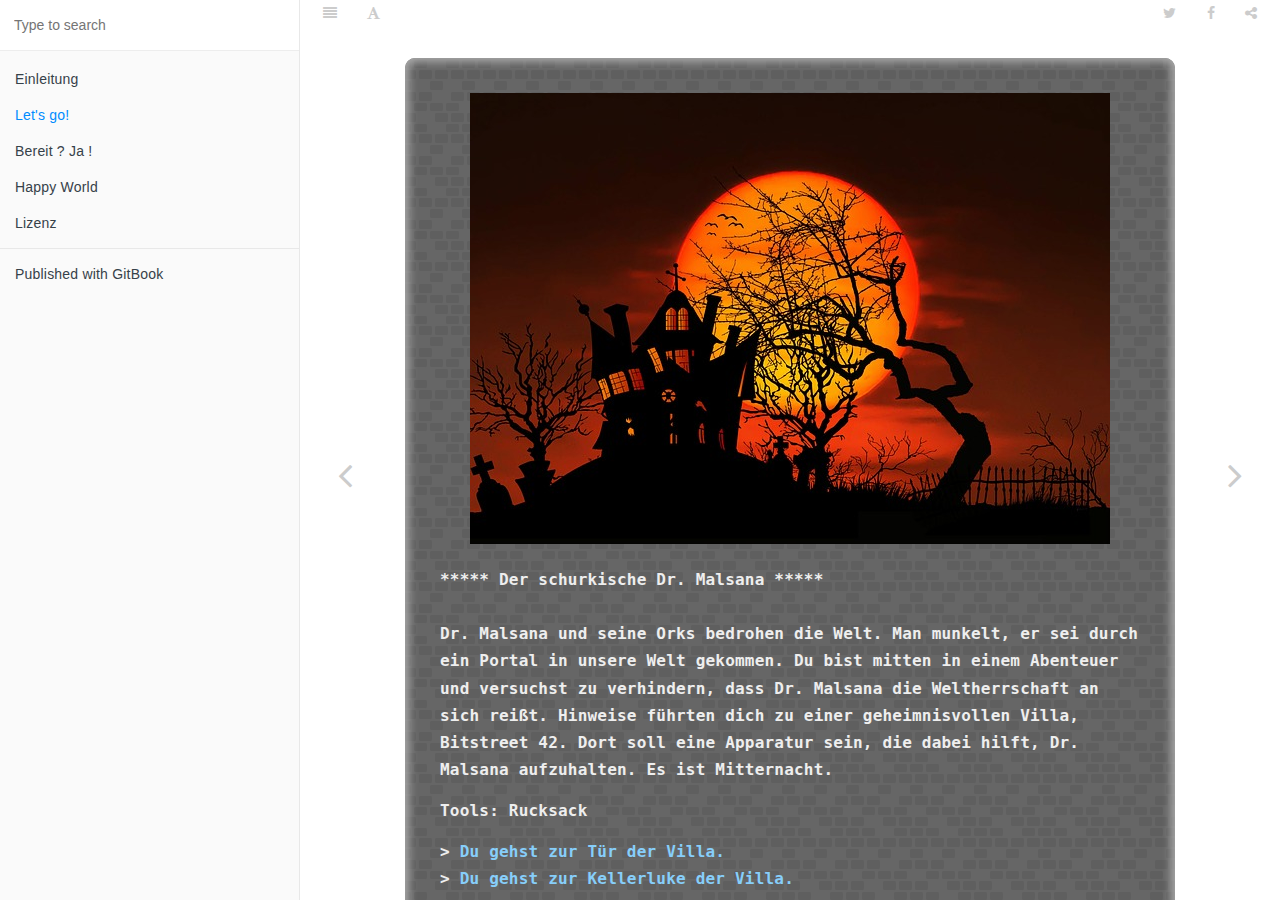
<file: book/_book/letsgo.html>
<!DOCTYPE HTML>
<html lang="" >
    <head>
        <meta charset="UTF-8">
        <meta content="text/html; charset=utf-8" http-equiv="Content-Type">
        <title>Let's go! · GitBook</title>
        <meta http-equiv="X-UA-Compatible" content="IE=edge" />
        <meta name="description" content="">
        <meta name="generator" content="GitBook 3.2.3">
        
        
        
    
    <link rel="stylesheet" href="gitbook/style.css">

    
            
                
                <link rel="stylesheet" href="gitbook/gitbook-plugin-accordion/accordion.css">
                
            
                
                <link rel="stylesheet" href="gitbook/gitbook-plugin-ace/ace.css">
                
            
                
                <link rel="stylesheet" href="gitbook/gitbook-plugin-highlight/website.css">
                
            
                
                <link rel="stylesheet" href="gitbook/gitbook-plugin-search/search.css">
                
            
                
                <link rel="stylesheet" href="gitbook/gitbook-plugin-fontsettings/website.css">
                
            
        

    

    
        
    
        
    
        
    
        
    
        
    
        
    

        
    
    
    <meta name="HandheldFriendly" content="true"/>
    <meta name="viewport" content="width=device-width, initial-scale=1, user-scalable=no">
    <meta name="apple-mobile-web-app-capable" content="yes">
    <meta name="apple-mobile-web-app-status-bar-style" content="black">
    <link rel="apple-touch-icon-precomposed" sizes="152x152" href="gitbook/images/apple-touch-icon-precomposed-152.png">
    <link rel="shortcut icon" href="gitbook/images/favicon.ico" type="image/x-icon">

    
    <link rel="next" href="bereit_ja.html" />
    
    
    <link rel="prev" href="./" />
    

    </head>
    <body>
        
<div class="book">
    <div class="book-summary">
        
            
<div id="book-search-input" role="search">
    <input type="text" placeholder="Type to search" />
</div>

            
                <nav role="navigation">
                


<ul class="summary">
    
    

    

    
        
        
    
        <li class="chapter " data-level="1.1" data-path="./">
            
                <a href="./">
            
                    
                    Einleitung
            
                </a>
            

            
        </li>
    
        <li class="chapter active" data-level="1.2" data-path="letsgo.html">
            
                <a href="letsgo.html">
            
                    
                    Let's go!
            
                </a>
            

            
        </li>
    
        <li class="chapter " data-level="1.3" data-path="bereit_ja.html">
            
                <a href="bereit_ja.html">
            
                    
                    Bereit ? Ja !
            
                </a>
            

            
        </li>
    
        <li class="chapter " data-level="1.4" data-path="happyworld.html">
            
                <a href="happyworld.html">
            
                    
                    Happy World
            
                </a>
            

            
        </li>
    
        <li class="chapter " data-level="1.5" data-path="copyright.html">
            
                <a href="copyright.html">
            
                    
                    Lizenz
            
                </a>
            

            
        </li>
    

    

    <li class="divider"></li>

    <li>
        <a href="https://www.gitbook.com" target="blank" class="gitbook-link">
            Published with GitBook
        </a>
    </li>
</ul>


                </nav>
            
        
    </div>

    <div class="book-body">
        
            <div class="body-inner">
                
                    

<div class="book-header" role="navigation">
    

    <!-- Title -->
    <h1>
        <i class="fa fa-circle-o-notch fa-spin"></i>
        <a href="." >Let's go!</a>
    </h1>
</div>




                    <div class="page-wrapper" tabindex="-1" role="main">
                        <div class="page-inner">
                            
<div id="book-search-results">
    <div class="search-noresults">
    
                                <section class="normal markdown-section">
                                
                                <div id="inhalt" style="border-radius: 10px; padding: 35px; background-color: #333; color: #eee; font-weight: bold; font-family: monospace, courier; font-size: 1.0em; box-shadow: inset 0px 0px 8px 4px #aaa; background-image: url(&apos;images/background_story.png&apos;);"></div>

<script src="js/letsgo_daten.js"></script>
<script src="js/letsgo_app.js"></script>



                                
                                </section>
                            
    </div>
    <div class="search-results">
        <div class="has-results">
            
            <h1 class="search-results-title"><span class='search-results-count'></span> results matching "<span class='search-query'></span>"</h1>
            <ul class="search-results-list"></ul>
            
        </div>
        <div class="no-results">
            
            <h1 class="search-results-title">No results matching "<span class='search-query'></span>"</h1>
            
        </div>
    </div>
</div>

                        </div>
                    </div>
                
            </div>

            
                
                <a href="./" class="navigation navigation-prev " aria-label="Previous page: Einleitung">
                    <i class="fa fa-angle-left"></i>
                </a>
                
                
                <a href="bereit_ja.html" class="navigation navigation-next " aria-label="Next page: Bereit ? Ja !">
                    <i class="fa fa-angle-right"></i>
                </a>
                
            
        
    </div>

    <script>
        var gitbook = gitbook || [];
        gitbook.push(function() {
            gitbook.page.hasChanged({"page":{"title":"Let's go!","level":"1.2","depth":1,"next":{"title":"Bereit ? Ja !","level":"1.3","depth":1,"path":"bereit_ja.md","ref":"bereit_ja.md","articles":[]},"previous":{"title":"Einleitung","level":"1.1","depth":1,"path":"README.md","ref":"README.md","articles":[]},"dir":"ltr"},"config":{"gitbook":"*","theme":"default","variables":{"video":true,"story":true,"storycss":"border-radius: 10px; padding: 35px; background-color: #333; color: #eee; font-weight: bold; font-family: monospace, courier; font-size: 1.0em; box-shadow: inset 0px 0px 8px 4px #aaa; background-image: url('images/background_story.png');","book":true,"partemojis":{"book":"&#x1f4d3;","video":"&#x1f3a5;","story":"&#x1f9da;"}},"plugins":["accordion","ace","livereload"],"pluginsConfig":{"ace":{},"livereload":{},"accordion":{},"search":{},"lunr":{"maxIndexSize":1000000,"ignoreSpecialCharacters":false},"fontsettings":{"theme":"white","family":"sans","size":2},"highlight":{},"sharing":{"facebook":true,"twitter":true,"google":false,"weibo":false,"instapaper":false,"vk":false,"all":["facebook","google","twitter","weibo","instapaper"]},"theme-default":{"styles":{"website":"styles/website.css","pdf":"styles/pdf.css","epub":"styles/epub.css","mobi":"styles/mobi.css","ebook":"styles/ebook.css","print":"styles/print.css"},"showLevel":false}},"structure":{"langs":"LANGS.md","readme":"README.md","glossary":"GLOSSARY.md","summary":"SUMMARY.md"},"pdf":{"pageNumbers":true,"fontSize":12,"fontFamily":"Arial","paperSize":"a4","chapterMark":"pagebreak","pageBreaksBefore":"/","margin":{"right":62,"left":62,"top":56,"bottom":56}},"styles":{"website":"styles/website.css","pdf":"styles/pdf.css","epub":"styles/epub.css","mobi":"styles/mobi.css","ebook":"styles/ebook.css","print":"styles/print.css"}},"file":{"path":"letsgo.md","mtime":"2017-09-28T22:58:57.256Z","type":"markdown"},"gitbook":{"version":"3.2.3","time":"2017-10-25T01:00:19.723Z"},"basePath":".","book":{"language":""}});
        });
    </script>
</div>

        
    <script src="gitbook/gitbook.js"></script>
    <script src="gitbook/theme.js"></script>
    
        
        <script src="gitbook/gitbook-plugin-accordion/accordionSelector.js"></script>
        
    
        
        <script src="gitbook/gitbook-plugin-ace/ace/ace.js"></script>
        
    
        
        <script src="gitbook/gitbook-plugin-ace/ace.js"></script>
        
    
        
        <script src="gitbook/gitbook-plugin-livereload/plugin.js"></script>
        
    
        
        <script src="gitbook/gitbook-plugin-search/search-engine.js"></script>
        
    
        
        <script src="gitbook/gitbook-plugin-search/search.js"></script>
        
    
        
        <script src="gitbook/gitbook-plugin-lunr/lunr.min.js"></script>
        
    
        
        <script src="gitbook/gitbook-plugin-lunr/search-lunr.js"></script>
        
    
        
        <script src="gitbook/gitbook-plugin-sharing/buttons.js"></script>
        
    
        
        <script src="gitbook/gitbook-plugin-fontsettings/fontsettings.js"></script>
        
    

    </body>
</html>
</file>
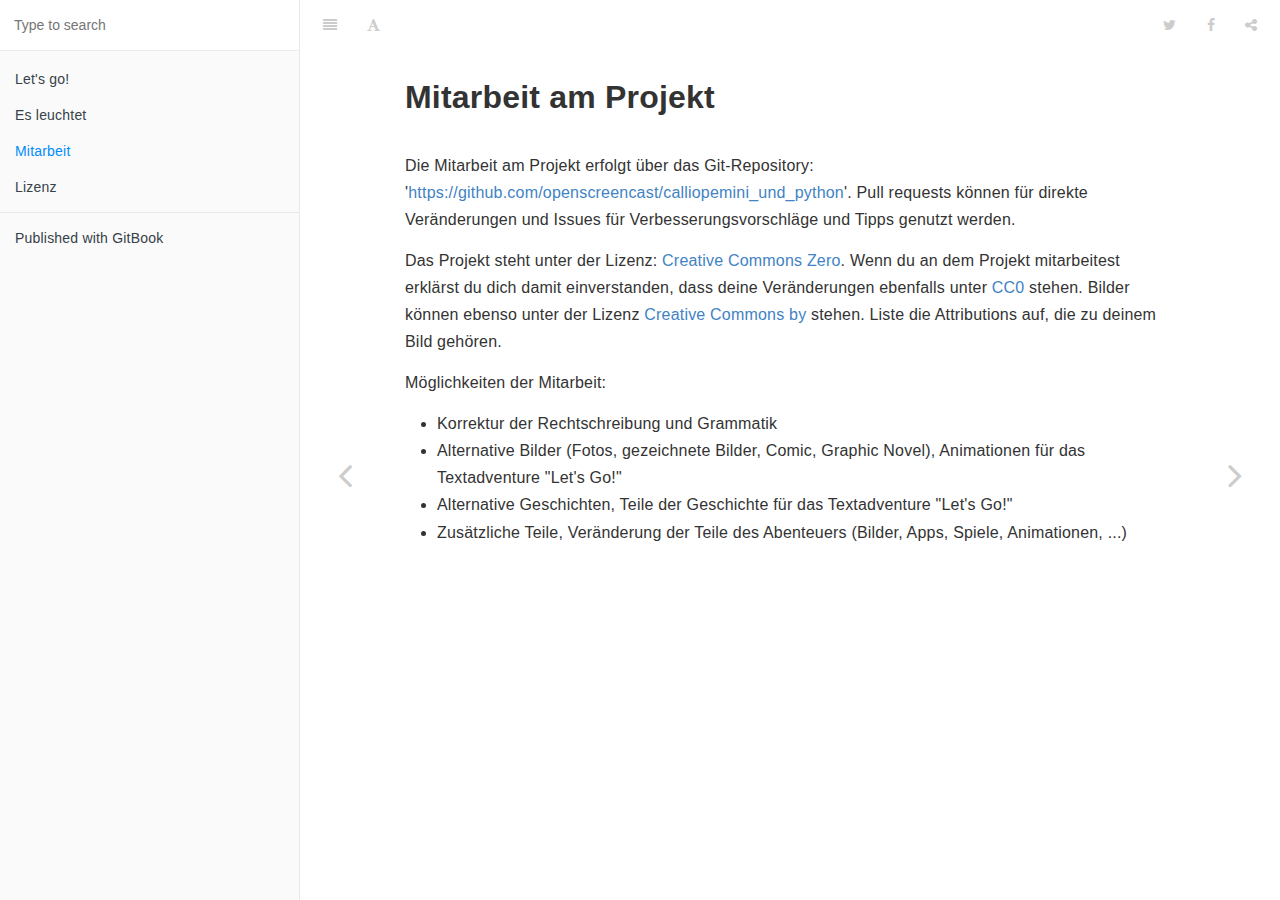
<file: book/_book/mitarbeit.html>
<!DOCTYPE HTML>
<html lang="" >
    <head>
        <meta charset="UTF-8">
        <meta content="text/html; charset=utf-8" http-equiv="Content-Type">
        <title>Mitarbeit · GitBook</title>
        <meta http-equiv="X-UA-Compatible" content="IE=edge" />
        <meta name="description" content="">
        <meta name="generator" content="GitBook 3.2.3">
        
        
        
    
    <link rel="stylesheet" href="gitbook/style.css">

    
            
                
                <link rel="stylesheet" href="gitbook/gitbook-plugin-accordion/accordion.css">
                
            
                
                <link rel="stylesheet" href="gitbook/gitbook-plugin-highlight/website.css">
                
            
                
                <link rel="stylesheet" href="gitbook/gitbook-plugin-search/search.css">
                
            
                
                <link rel="stylesheet" href="gitbook/gitbook-plugin-fontsettings/website.css">
                
            
        

    

    
        
    
        
    
        
    
        
    
        
    
        
    

        
    
    
    <meta name="HandheldFriendly" content="true"/>
    <meta name="viewport" content="width=device-width, initial-scale=1, user-scalable=no">
    <meta name="apple-mobile-web-app-capable" content="yes">
    <meta name="apple-mobile-web-app-status-bar-style" content="black">
    <link rel="apple-touch-icon-precomposed" sizes="152x152" href="gitbook/images/apple-touch-icon-precomposed-152.png">
    <link rel="shortcut icon" href="gitbook/images/favicon.ico" type="image/x-icon">

    
    <link rel="next" href="copyright.html" />
    
    
    <link rel="prev" href="es_leuchtet.html" />
    

    </head>
    <body>
        
<div class="book">
    <div class="book-summary">
        
            
<div id="book-search-input" role="search">
    <input type="text" placeholder="Type to search" />
</div>

            
                <nav role="navigation">
                


<ul class="summary">
    
    

    

    
        
        
    
        <li class="chapter " data-level="1.1" data-path="./">
            
                <a href="./">
            
                    
                    Let's go!
            
                </a>
            

            
        </li>
    
        <li class="chapter " data-level="1.2" data-path="es_leuchtet.html">
            
                <a href="es_leuchtet.html">
            
                    
                    Es leuchtet
            
                </a>
            

            
        </li>
    
        <li class="chapter active" data-level="1.3" data-path="mitarbeit.html">
            
                <a href="mitarbeit.html">
            
                    
                    Mitarbeit
            
                </a>
            

            
        </li>
    
        <li class="chapter " data-level="1.4" data-path="copyright.html">
            
                <a href="copyright.html">
            
                    
                    Lizenz
            
                </a>
            

            
        </li>
    

    

    <li class="divider"></li>

    <li>
        <a href="https://www.gitbook.com" target="blank" class="gitbook-link">
            Published with GitBook
        </a>
    </li>
</ul>


                </nav>
            
        
    </div>

    <div class="book-body">
        
            <div class="body-inner">
                
                    

<div class="book-header" role="navigation">
    

    <!-- Title -->
    <h1>
        <i class="fa fa-circle-o-notch fa-spin"></i>
        <a href="." >Mitarbeit</a>
    </h1>
</div>




                    <div class="page-wrapper" tabindex="-1" role="main">
                        <div class="page-inner">
                            
<div id="book-search-results">
    <div class="search-noresults">
    
                                <section class="normal markdown-section">
                                
                                <h1 id="mitarbeit-am-projekt">Mitarbeit am Projekt</h1>
<p>Die Mitarbeit am Projekt erfolgt &#xFC;ber das Git-Repository: &apos;<a href="https://github.com/openscreencast/calliopemini_und_python" target="_blank">https://github.com/openscreencast/calliopemini_und_python</a>&apos;.
Pull requests k&#xF6;nnen f&#xFC;r direkte Ver&#xE4;nderungen und Issues f&#xFC;r Verbesserungsvorschl&#xE4;ge und Tipps genutzt werden. </p>
<p>Das Projekt steht unter der Lizenz: <a href="https://creativecommons.org/publicdomain/zero/1.0/" target="_blank">Creative Commons Zero</a>.
Wenn du an dem Projekt mitarbeitest erkl&#xE4;rst du dich damit einverstanden, dass deine Ver&#xE4;nderungen ebenfalls unter <a href="https://creativecommons.org/publicdomain/zero/1.0/" target="_blank">CC0</a> stehen. Bilder k&#xF6;nnen ebenso unter der Lizenz <a href="https://creativecommons.org/licenses/by/4.0/" target="_blank">Creative Commons by</a> stehen.
Liste die Attributions auf, die zu deinem Bild geh&#xF6;ren.</p>
<p>M&#xF6;glichkeiten der Mitarbeit:</p>
<ul>
<li>Korrektur der Rechtschreibung und Grammatik</li>
<li>Alternative Bilder (Fotos, gezeichnete Bilder, Comic, Graphic Novel), Animationen f&#xFC;r das Textadventure &quot;Let&apos;s Go!&quot;</li>
<li>Alternative Geschichten, Teile der Geschichte f&#xFC;r das Textadventure &quot;Let&apos;s Go!&quot;</li>
<li>Zus&#xE4;tzliche Teile, Ver&#xE4;nderung der Teile des Abenteuers (Bilder, Apps, Spiele, Animationen, ...)</li>
</ul>

                                
                                </section>
                            
    </div>
    <div class="search-results">
        <div class="has-results">
            
            <h1 class="search-results-title"><span class='search-results-count'></span> results matching "<span class='search-query'></span>"</h1>
            <ul class="search-results-list"></ul>
            
        </div>
        <div class="no-results">
            
            <h1 class="search-results-title">No results matching "<span class='search-query'></span>"</h1>
            
        </div>
    </div>
</div>

                        </div>
                    </div>
                
            </div>

            
                
                <a href="es_leuchtet.html" class="navigation navigation-prev " aria-label="Previous page: Es leuchtet">
                    <i class="fa fa-angle-left"></i>
                </a>
                
                
                <a href="copyright.html" class="navigation navigation-next " aria-label="Next page: Lizenz">
                    <i class="fa fa-angle-right"></i>
                </a>
                
            
        
    </div>

    <script>
        var gitbook = gitbook || [];
        gitbook.push(function() {
            gitbook.page.hasChanged({"page":{"title":"Mitarbeit","level":"1.3","depth":1,"next":{"title":"Lizenz","level":"1.4","depth":1,"path":"copyright.md","ref":"copyright.md","articles":[]},"previous":{"title":"Es leuchtet","level":"1.2","depth":1,"path":"es_leuchtet.md","ref":"es_leuchtet.md","articles":[]},"dir":"ltr"},"config":{"gitbook":"*","theme":"default","variables":{"video":true,"story":true,"storycss":"border-radius: 10px; padding: 35px; background-color: #333; color: #eee; font-weight: bold; font-family: monospace, courier; font-size: 1.0em; box-shadow: inset 0px 0px 8px 4px #aaa; background-image: url('images/background_story.png');","book":true},"plugins":["accordion","livereload"],"pluginsConfig":{"accordion":{},"livereload":{},"highlight":{},"search":{},"lunr":{"maxIndexSize":1000000,"ignoreSpecialCharacters":false},"sharing":{"facebook":true,"twitter":true,"google":false,"weibo":false,"instapaper":false,"vk":false,"all":["facebook","google","twitter","weibo","instapaper"]},"fontsettings":{"theme":"white","family":"sans","size":2},"theme-default":{"styles":{"website":"styles/website.css","pdf":"styles/pdf.css","epub":"styles/epub.css","mobi":"styles/mobi.css","ebook":"styles/ebook.css","print":"styles/print.css"},"showLevel":false}},"structure":{"langs":"LANGS.md","readme":"README.md","glossary":"GLOSSARY.md","summary":"SUMMARY.md"},"pdf":{"pageNumbers":true,"fontSize":12,"fontFamily":"Arial","paperSize":"a4","chapterMark":"pagebreak","pageBreaksBefore":"/","margin":{"right":62,"left":62,"top":56,"bottom":56}},"styles":{"website":"styles/website.css","pdf":"styles/pdf.css","epub":"styles/epub.css","mobi":"styles/mobi.css","ebook":"styles/ebook.css","print":"styles/print.css"}},"file":{"path":"mitarbeit.md","mtime":"2017-09-10T13:41:00.958Z","type":"markdown"},"gitbook":{"version":"3.2.3","time":"2017-09-23T17:31:09.661Z"},"basePath":".","book":{"language":""}});
        });
    </script>
</div>

        
    <script src="gitbook/gitbook.js"></script>
    <script src="gitbook/theme.js"></script>
    
        
        <script src="gitbook/gitbook-plugin-accordion/accordionSelector.js"></script>
        
    
        
        <script src="gitbook/gitbook-plugin-livereload/plugin.js"></script>
        
    
        
        <script src="gitbook/gitbook-plugin-search/search-engine.js"></script>
        
    
        
        <script src="gitbook/gitbook-plugin-search/search.js"></script>
        
    
        
        <script src="gitbook/gitbook-plugin-lunr/lunr.min.js"></script>
        
    
        
        <script src="gitbook/gitbook-plugin-lunr/search-lunr.js"></script>
        
    
        
        <script src="gitbook/gitbook-plugin-sharing/buttons.js"></script>
        
    
        
        <script src="gitbook/gitbook-plugin-fontsettings/fontsettings.js"></script>
        
    

    </body>
</html>
</file>
<file: book/_book/gitbook/gitbook-plugin-accordion/accordion.css>
.accordion {
	max-height: 500px;
	margin-bottom: 5px;
	border: 1px solid #e8e8e8;
	overflow: hidden;
	transition: max-height 250ms ease-out;
}

.accordionClose {
	max-height: 32px;
}

.accordionButton {
	display: flex;
	justify-content: space-between;
	height: 30px;
	padding: 2px 10px 0px 10px;
	background-color: #fafafa;
	border: 0px;
	text-align: left;
	cursor: pointer;
}

.accordionTitle {
	display: flex;
	align-items: center;
	color: #808080;
}

.accordionSpinnerBox {
	padding-top: 10px;
	transform: rotate(0deg);
	transition: all 250ms linear;
}


.accordionClose .accordionSpinnerBox {
	transform: rotate(-180deg);
	padding-top: 13px;
}

.accordionSpinner {
	width: 10px;
	height: 10px;
	border-left: 2px solid black;
	border-top: 2px solid black;
	transform: rotate(45deg);
}

.accordionContent {
	margin: 10px;
	min-height: 10px;
	max-height: 450px;
	overflow: auto;
}
</file>
<file: book/_book/gitbook/gitbook-plugin-ace/ace.css>
.aceCode {
  font-size: 14px !important;
}

.ace {
  border: 2px solid #EBEBEB;
  border-radius: 2px;
}
</file>
<file: book/_book/gitbook/gitbook-plugin-highlight/website.css>
.book .book-body .page-wrapper .page-inner section.normal pre,
.book .book-body .page-wrapper .page-inner section.normal code {
  /* http://jmblog.github.com/color-themes-for-google-code-highlightjs */
  /* Tomorrow Comment */
  /* Tomorrow Red */
  /* Tomorrow Orange */
  /* Tomorrow Yellow */
  /* Tomorrow Green */
  /* Tomorrow Aqua */
  /* Tomorrow Blue */
  /* Tomorrow Purple */
}
.book .book-body .page-wrapper .page-inner section.normal pre .hljs-comment,
.book .book-body .page-wrapper .page-inner section.normal code .hljs-comment,
.book .book-body .page-wrapper .page-inner section.normal pre .hljs-title,
.book .book-body .page-wrapper .page-inner section.normal code .hljs-title {
  color: #8e908c;
}
.book .book-body .page-wrapper .page-inner section.normal pre .hljs-variable,
.book .book-body .page-wrapper .page-inner section.normal code .hljs-variable,
.book .book-body .page-wrapper .page-inner section.normal pre .hljs-attribute,
.book .book-body .page-wrapper .page-inner section.normal code .hljs-attribute,
.book .book-body .page-wrapper .page-inner section.normal pre .hljs-tag,
.book .book-body .page-wrapper .page-inner section.normal code .hljs-tag,
.book .book-body .page-wrapper .page-inner section.normal pre .hljs-regexp,
.book .book-body .page-wrapper .page-inner section.normal code .hljs-regexp,
.book .book-body .page-wrapper .page-inner section.normal pre .hljs-deletion,
.book .book-body .page-wrapper .page-inner section.normal code .hljs-deletion,
.book .book-body .page-wrapper .page-inner section.normal pre .ruby .hljs-constant,
.book .book-body .page-wrapper .page-inner section.normal code .ruby .hljs-constant,
.book .book-body .page-wrapper .page-inner section.normal pre .xml .hljs-tag .hljs-title,
.book .book-body .page-wrapper .page-inner section.normal code .xml .hljs-tag .hljs-title,
.book .book-body .page-wrapper .page-inner section.normal pre .xml .hljs-pi,
.book .book-body .page-wrapper .page-inner section.normal code .xml .hljs-pi,
.book .book-body .page-wrapper .page-inner section.normal pre .xml .hljs-doctype,
.book .book-body .page-wrapper .page-inner section.normal code .xml .hljs-doctype,
.book .book-body .page-wrapper .page-inner section.normal pre .html .hljs-doctype,
.book .book-body .page-wrapper .page-inner section.normal code .html .hljs-doctype,
.book .book-body .page-wrapper .page-inner section.normal pre .css .hljs-id,
.book .book-body .page-wrapper .page-inner section.normal code .css .hljs-id,
.book .book-body .page-wrapper .page-inner section.normal pre .css .hljs-class,
.book .book-body .page-wrapper .page-inner section.normal code .css .hljs-class,
.book .book-body .page-wrapper .page-inner section.normal pre .css .hljs-pseudo,
.book .book-body .page-wrapper .page-inner section.normal code .css .hljs-pseudo {
  color: #c82829;
}
.book .book-body .page-wrapper .page-inner section.normal pre .hljs-number,
.book .book-body .page-wrapper .page-inner section.normal code .hljs-number,
.book .book-body .page-wrapper .page-inner section.normal pre .hljs-preprocessor,
.book .book-body .page-wrapper .page-inner section.normal code .hljs-preprocessor,
.book .book-body .page-wrapper .page-inner section.normal pre .hljs-pragma,
.book .book-body .page-wrapper .page-inner section.normal code .hljs-pragma,
.book .book-body .page-wrapper .page-inner section.normal pre .hljs-built_in,
.book .book-body .page-wrapper .page-inner section.normal code .hljs-built_in,
.book .book-body .page-wrapper .page-inner section.normal pre .hljs-literal,
.book .book-body .page-wrapper .page-inner section.normal code .hljs-literal,
.book .book-body .page-wrapper .page-inner section.normal pre .hljs-params,
.book .book-body .page-wrapper .page-inner section.normal code .hljs-params,
.book .book-body .page-wrapper .page-inner section.normal pre .hljs-constant,
.book .book-body .page-wrapper .page-inner section.normal code .hljs-constant {
  color: #f5871f;
}
.book .book-body .page-wrapper .page-inner section.normal pre .ruby .hljs-class .hljs-title,
.book .book-body .page-wrapper .page-inner section.normal code .ruby .hljs-class .hljs-title,
.book .book-body .page-wrapper .page-inner section.normal pre .css .hljs-rules .hljs-attribute,
.book .book-body .page-wrapper .page-inner section.normal code .css .hljs-rules .hljs-attribute {
  color: #eab700;
}
.book .book-body .page-wrapper .page-inner section.normal pre .hljs-string,
.book .book-body .page-wrapper .page-inner section.normal code .hljs-string,
.book .book-body .page-wrapper .page-inner section.normal pre .hljs-value,
.book .book-body .page-wrapper .page-inner section.normal code .hljs-value,
.book .book-body .page-wrapper .page-inner section.normal pre .hljs-inheritance,
.book .book-body .page-wrapper .page-inner section.normal code .hljs-inheritance,
.book .book-body .page-wrapper .page-inner section.normal pre .hljs-header,
.book .book-body .page-wrapper .page-inner section.normal code .hljs-header,
.book .book-body .page-wrapper .page-inner section.normal pre .hljs-addition,
.book .book-body .page-wrapper .page-inner section.normal code .hljs-addition,
.book .book-body .page-wrapper .page-inner section.normal pre .ruby .hljs-symbol,
.book .book-body .page-wrapper .page-inner section.normal code .ruby .hljs-symbol,
.book .book-body .page-wrapper .page-inner section.normal pre .xml .hljs-cdata,
.book .book-body .page-wrapper .page-inner section.normal code .xml .hljs-cdata {
  color: #718c00;
}
.book .book-body .page-wrapper .page-inner section.normal pre .css .hljs-hexcolor,
.book .book-body .page-wrapper .page-inner section.normal code .css .hljs-hexcolor {
  color: #3e999f;
}
.book .book-body .page-wrapper .page-inner section.normal pre .hljs-function,
.book .book-body .page-wrapper .page-inner section.normal code .hljs-function,
.book .book-body .page-wrapper .page-inner section.normal pre .python .hljs-decorator,
.book .book-body .page-wrapper .page-inner section.normal code .python .hljs-decorator,
.book .book-body .page-wrapper .page-inner section.normal pre .python .hljs-title,
.book .book-body .page-wrapper .page-inner section.normal code .python .hljs-title,
.book .book-body .page-wrapper .page-inner section.normal pre .ruby .hljs-function .hljs-title,
.book .book-body .page-wrapper .page-inner section.normal code .ruby .hljs-function .hljs-title,
.book .book-body .page-wrapper .page-inner section.normal pre .ruby .hljs-title .hljs-keyword,
.book .book-body .page-wrapper .page-inner section.normal code .ruby .hljs-title .hljs-keyword,
.book .book-body .page-wrapper .page-inner section.normal pre .perl .hljs-sub,
.book .book-body .page-wrapper .page-inner section.normal code .perl .hljs-sub,
.book .book-body .page-wrapper .page-inner section.normal pre .javascript .hljs-title,
.book .book-body .page-wrapper .page-inner section.normal code .javascript .hljs-title,
.book .book-body .page-wrapper .page-inner section.normal pre .coffeescript .hljs-title,
.book .book-body .page-wrapper .page-inner section.normal code .coffeescript .hljs-title {
  color: #4271ae;
}
.book .book-body .page-wrapper .page-inner section.normal pre .hljs-keyword,
.book .book-body .page-wrapper .page-inner section.normal code .hljs-keyword,
.book .book-body .page-wrapper .page-inner section.normal pre .javascript .hljs-function,
.book .book-body .page-wrapper .page-inner section.normal code .javascript .hljs-function {
  color: #8959a8;
}
.book .book-body .page-wrapper .page-inner section.normal pre .hljs,
.book .book-body .page-wrapper .page-inner section.normal code .hljs {
  display: block;
  background: white;
  color: #4d4d4c;
  padding: 0.5em;
}
.book .book-body .page-wrapper .page-inner section.normal pre .coffeescript .javascript,
.book .book-body .page-wrapper .page-inner section.normal code .coffeescript .javascript,
.book .book-body .page-wrapper .page-inner section.normal pre .javascript .xml,
.book .book-body .page-wrapper .page-inner section.normal code .javascript .xml,
.book .book-body .page-wrapper .page-inner section.normal pre .tex .hljs-formula,
.book .book-body .page-wrapper .page-inner section.normal code .tex .hljs-formula,
.book .book-body .page-wrapper .page-inner section.normal pre .xml .javascript,
.book .book-body .page-wrapper .page-inner section.normal code .xml .javascript,
.book .book-body .page-wrapper .page-inner section.normal pre .xml .vbscript,
.book .book-body .page-wrapper .page-inner section.normal code .xml .vbscript,
.book .book-body .page-wrapper .page-inner section.normal pre .xml .css,
.book .book-body .page-wrapper .page-inner section.normal code .xml .css,
.book .book-body .page-wrapper .page-inner section.normal pre .xml .hljs-cdata,
.book .book-body .page-wrapper .page-inner section.normal code .xml .hljs-cdata {
  opacity: 0.5;
}
.book.color-theme-1 .book-body .page-wrapper .page-inner section.normal pre,
.book.color-theme-1 .book-body .page-wrapper .page-inner section.normal code {
  /*

Orginal Style from ethanschoonover.com/solarized (c) Jeremy Hull <sourdrums@gmail.com>

*/
  /* Solarized Green */
  /* Solarized Cyan */
  /* Solarized Blue */
  /* Solarized Yellow */
  /* Solarized Orange */
  /* Solarized Red */
  /* Solarized Violet */
}
.book.color-theme-1 .book-body .page-wrapper .page-inner section.normal pre .hljs,
.book.color-theme-1 .book-body .page-wrapper .page-inner section.normal code .hljs {
  display: block;
  padding: 0.5em;
  background: #fdf6e3;
  color: #657b83;
}
.book.color-theme-1 .book-body .page-wrapper .page-inner section.normal pre .hljs-comment,
.book.color-theme-1 .book-body .page-wrapper .page-inner section.normal code .hljs-comment,
.book.color-theme-1 .book-body .page-wrapper .page-inner section.normal pre .hljs-template_comment,
.book.color-theme-1 .book-body .page-wrapper .page-inner section.normal code .hljs-template_comment,
.book.color-theme-1 .book-body .page-wrapper .page-inner section.normal pre .diff .hljs-header,
.book.color-theme-1 .book-body .page-wrapper .page-inner section.normal code .diff .hljs-header,
.book.color-theme-1 .book-body .page-wrapper .page-inner section.normal pre .hljs-doctype,
.book.color-theme-1 .book-body .page-wrapper .page-inner section.normal code .hljs-doctype,
.book.color-theme-1 .book-body .page-wrapper .page-inner section.normal pre .hljs-pi,
.book.color-theme-1 .book-body .page-wrapper .page-inner section.normal code .hljs-pi,
.book.color-theme-1 .book-body .page-wrapper .page-inner section.normal pre .lisp .hljs-string,
.book.color-theme-1 .book-body .page-wrapper .page-inner section.normal code .lisp .hljs-string,
.book.color-theme-1 .book-body .page-wrapper .page-inner section.normal pre .hljs-javadoc,
.book.color-theme-1 .book-body .page-wrapper .page-inner section.normal code .hljs-javadoc {
  color: #93a1a1;
}
.book.color-theme-1 .book-body .page-wrapper .page-inner section.normal pre .hljs-keyword,
.book.color-theme-1 .book-body .page-wrapper .page-inner section.normal code .hljs-keyword,
.book.color-theme-1 .book-body .page-wrapper .page-inner section.normal pre .hljs-winutils,
.book.color-theme-1 .book-body .page-wrapper .page-inner section.normal code .hljs-winutils,
.book.color-theme-1 .book-body .page-wrapper .page-inner section.normal pre .method,
.book.color-theme-1 .book-body .page-wrapper .page-inner section.normal code .method,
.book.color-theme-1 .book-body .page-wrapper .page-inner section.normal pre .hljs-addition,
.book.color-theme-1 .book-body .page-wrapper .page-inner section.normal code .hljs-addition,
.book.color-theme-1 .book-body .page-wrapper .page-inner section.normal pre .css .hljs-tag,
.book.color-theme-1 .book-body .page-wrapper .page-inner section.normal code .css .hljs-tag,
.book.color-theme-1 .book-body .page-wrapper .page-inner section.normal pre .hljs-request,
.book.color-theme-1 .book-body .page-wrapper .page-inner section.normal code .hljs-request,
.book.color-theme-1 .book-body .page-wrapper .page-inner section.normal pre .hljs-status,
.book.color-theme-1 .book-body .page-wrapper .page-inner section.normal code .hljs-status,
.book.color-theme-1 .book-body .page-wrapper .page-inner section.normal pre .nginx .hljs-title,
.book.color-theme-1 .book-body .page-wrapper .page-inner section.normal code .nginx .hljs-title {
  color: #859900;
}
.book.color-theme-1 .book-body .page-wrapper .page-inner section.normal pre .hljs-number,
.book.color-theme-1 .book-body .page-wrapper .page-inner section.normal code .hljs-number,
.book.color-theme-1 .book-body .page-wrapper .page-inner section.normal pre .hljs-command,
.book.color-theme-1 .book-body .page-wrapper .page-inner section.normal code .hljs-command,
.book.color-theme-1 .book-body .page-wrapper .page-inner section.normal pre .hljs-string,
.book.color-theme-1 .book-body .page-wrapper .page-inner section.normal code .hljs-string,
.book.color-theme-1 .book-body .page-wrapper .page-inner section.normal pre .hljs-tag .hljs-value,
.book.color-theme-1 .book-body .page-wrapper .page-inner section.normal code .hljs-tag .hljs-value,
.book.color-theme-1 .book-body .page-wrapper .page-inner section.normal pre .hljs-rules .hljs-value,
.book.color-theme-1 .book-body .page-wrapper .page-inner section.normal code .hljs-rules .hljs-value,
.book.color-theme-1 .book-body .page-wrapper .page-inner section.normal pre .hljs-phpdoc,
.book.color-theme-1 .book-body .page-wrapper .page-inner section.normal code .hljs-phpdoc,
.book.color-theme-1 .book-body .page-wrapper .page-inner section.normal pre .tex .hljs-formula,
.book.color-theme-1 .book-body .page-wrapper .page-inner section.normal code .tex .hljs-formula,
.book.color-theme-1 .book-body .page-wrapper .page-inner section.normal pre .hljs-regexp,
.book.color-theme-1 .book-body .page-wrapper .page-inner section.normal code .hljs-regexp,
.book.color-theme-1 .book-body .page-wrapper .page-inner section.normal pre .hljs-hexcolor,
.book.color-theme-1 .book-body .page-wrapper .page-inner section.normal code .hljs-hexcolor,
.book.color-theme-1 .book-body .page-wrapper .page-inner section.normal pre .hljs-link_url,
.book.color-theme-1 .book-body .page-wrapper .page-inner section.normal code .hljs-link_url {
  color: #2aa198;
}
.book.color-theme-1 .book-body .page-wrapper .page-inner section.normal pre .hljs-title,
.book.color-theme-1 .book-body .page-wrapper .page-inner section.normal code .hljs-title,
.book.color-theme-1 .book-body .page-wrapper .page-inner section.normal pre .hljs-localvars,
.book.color-theme-1 .book-body .page-wrapper .page-inner section.normal code .hljs-localvars,
.book.color-theme-1 .book-body .page-wrapper .page-inner section.normal pre .hljs-chunk,
.book.color-theme-1 .book-body .page-wrapper .page-inner section.normal code .hljs-chunk,
.book.color-theme-1 .book-body .page-wrapper .page-inner section.normal pre .hljs-decorator,
.book.color-theme-1 .book-body .page-wrapper .page-inner section.normal code .hljs-decorator,
.book.color-theme-1 .book-body .page-wrapper .page-inner section.normal pre .hljs-built_in,
.book.color-theme-1 .book-body .page-wrapper .page-inner section.normal code .hljs-built_in,
.book.color-theme-1 .book-body .page-wrapper .page-inner section.normal pre .hljs-identifier,
.book.color-theme-1 .book-body .page-wrapper .page-inner section.normal code .hljs-identifier,
.book.color-theme-1 .book-body .page-wrapper .page-inner section.normal pre .vhdl .hljs-literal,
.book.color-theme-1 .book-body .page-wrapper .page-inner section.normal code .vhdl .hljs-literal,
.book.color-theme-1 .book-body .page-wrapper .page-inner section.normal pre .hljs-id,
.book.color-theme-1 .book-body .page-wrapper .page-inner section.normal code .hljs-id,
.book.color-theme-1 .book-body .page-wrapper .page-inner section.normal pre .css .hljs-function,
.book.color-theme-1 .book-body .page-wrapper .page-inner section.normal code .css .hljs-function {
  color: #268bd2;
}
.book.color-theme-1 .book-body .page-wrapper .page-inner section.normal pre .hljs-attribute,
.book.color-theme-1 .book-body .page-wrapper .page-inner section.normal code .hljs-attribute,
.book.color-theme-1 .book-body .page-wrapper .page-inner section.normal pre .hljs-variable,
.book.color-theme-1 .book-body .page-wrapper .page-inner section.normal code .hljs-variable,
.book.color-theme-1 .book-body .page-wrapper .page-inner section.normal pre .lisp .hljs-body,
.book.color-theme-1 .book-body .page-wrapper .page-inner section.normal code .lisp .hljs-body,
.book.color-theme-1 .book-body .page-wrapper .page-inner section.normal pre .smalltalk .hljs-number,
.book.color-theme-1 .book-body .page-wrapper .page-inner section.normal code .smalltalk .hljs-number,
.book.color-theme-1 .book-body .page-wrapper .page-inner section.normal pre .hljs-constant,
.book.color-theme-1 .book-body .page-wrapper .page-inner section.normal code .hljs-constant,
.book.color-theme-1 .book-body .page-wrapper .page-inner section.normal pre .hljs-class .hljs-title,
.book.color-theme-1 .book-body .page-wrapper .page-inner section.normal code .hljs-class .hljs-title,
.book.color-theme-1 .book-body .page-wrapper .page-inner section.normal pre .hljs-parent,
.book.color-theme-1 .book-body .page-wrapper .page-inner section.normal code .hljs-parent,
.book.color-theme-1 .book-body .page-wrapper .page-inner section.normal pre .haskell .hljs-type,
.book.color-theme-1 .book-body .page-wrapper .page-inner section.normal code .haskell .hljs-type,
.book.color-theme-1 .book-body .page-wrapper .page-inner section.normal pre .hljs-link_reference,
.book.color-theme-1 .book-body .page-wrapper .page-inner section.normal code .hljs-link_reference {
  color: #b58900;
}
.book.color-theme-1 .book-body .page-wrapper .page-inner section.normal pre .hljs-preprocessor,
.book.color-theme-1 .book-body .page-wrapper .page-inner section.normal code .hljs-preprocessor,
.book.color-theme-1 .book-body .page-wrapper .page-inner section.normal pre .hljs-preprocessor .hljs-keyword,
.book.color-theme-1 .book-body .page-wrapper .page-inner section.normal code .hljs-preprocessor .hljs-keyword,
.book.color-theme-1 .book-body .page-wrapper .page-inner section.normal pre .hljs-pragma,
.book.color-theme-1 .book-body .page-wrapper .page-inner section.normal code .hljs-pragma,
.book.color-theme-1 .book-body .page-wrapper .page-inner section.normal pre .hljs-shebang,
.book.color-theme-1 .book-body .page-wrapper .page-inner section.normal code .hljs-shebang,
.book.color-theme-1 .book-body .page-wrapper .page-inner section.normal pre .hljs-symbol,
.book.color-theme-1 .book-body .page-wrapper .page-inner section.normal code .hljs-symbol,
.book.color-theme-1 .book-body .page-wrapper .page-inner section.normal pre .hljs-symbol .hljs-string,
.book.color-theme-1 .book-body .page-wrapper .page-inner section.normal code .hljs-symbol .hljs-string,
.book.color-theme-1 .book-body .page-wrapper .page-inner section.normal pre .diff .hljs-change,
.book.color-theme-1 .book-body .page-wrapper .page-inner section.normal code .diff .hljs-change,
.book.color-theme-1 .book-body .page-wrapper .page-inner section.normal pre .hljs-special,
.book.color-theme-1 .book-body .page-wrapper .page-inner section.normal code .hljs-special,
.book.color-theme-1 .book-body .page-wrapper .page-inner section.normal pre .hljs-attr_selector,
.book.color-theme-1 .book-body .page-wrapper .page-inner section.normal code .hljs-attr_selector,
.book.color-theme-1 .book-body .page-wrapper .page-inner section.normal pre .hljs-subst,
.book.color-theme-1 .book-body .page-wrapper .page-inner section.normal code .hljs-subst,
.book.color-theme-1 .book-body .page-wrapper .page-inner section.normal pre .hljs-cdata,
.book.color-theme-1 .book-body .page-wrapper .page-inner section.normal code .hljs-cdata,
.book.color-theme-1 .book-body .page-wrapper .page-inner section.normal pre .clojure .hljs-title,
.book.color-theme-1 .book-body .page-wrapper .page-inner section.normal code .clojure .hljs-title,
.book.color-theme-1 .book-body .page-wrapper .page-inner section.normal pre .css .hljs-pseudo,
.book.color-theme-1 .book-body .page-wrapper .page-inner section.normal code .css .hljs-pseudo,
.book.color-theme-1 .book-body .page-wrapper .page-inner section.normal pre .hljs-header,
.book.color-theme-1 .book-body .page-wrapper .page-inner section.normal code .hljs-header {
  color: #cb4b16;
}
.book.color-theme-1 .book-body .page-wrapper .page-inner section.normal pre .hljs-deletion,
.book.color-theme-1 .book-body .page-wrapper .page-inner section.normal code .hljs-deletion,
.book.color-theme-1 .book-body .page-wrapper .page-inner section.normal pre .hljs-important,
.book.color-theme-1 .book-body .page-wrapper .page-inner section.normal code .hljs-important {
  color: #dc322f;
}
.book.color-theme-1 .book-body .page-wrapper .page-inner section.normal pre .hljs-link_label,
.book.color-theme-1 .book-body .page-wrapper .page-inner section.normal code .hljs-link_label {
  color: #6c71c4;
}
.book.color-theme-1 .book-body .page-wrapper .page-inner section.normal pre .tex .hljs-formula,
.book.color-theme-1 .book-body .page-wrapper .page-inner section.normal code .tex .hljs-formula {
  background: #eee8d5;
}
.book.color-theme-2 .book-body .page-wrapper .page-inner section.normal pre,
.book.color-theme-2 .book-body .page-wrapper .page-inner section.normal code {
  /* Tomorrow Night Bright Theme */
  /* Original theme - https://github.com/chriskempson/tomorrow-theme */
  /* http://jmblog.github.com/color-themes-for-google-code-highlightjs */
  /* Tomorrow Comment */
  /* Tomorrow Red */
  /* Tomorrow Orange */
  /* Tomorrow Yellow */
  /* Tomorrow Green */
  /* Tomorrow Aqua */
  /* Tomorrow Blue */
  /* Tomorrow Purple */
}
.book.color-theme-2 .book-body .page-wrapper .page-inner section.normal pre .hljs-comment,
.book.color-theme-2 .book-body .page-wrapper .page-inner section.normal code .hljs-comment,
.book.color-theme-2 .book-body .page-wrapper .page-inner section.normal pre .hljs-title,
.book.color-theme-2 .book-body .page-wrapper .page-inner section.normal code .hljs-title {
  color: #969896;
}
.book.color-theme-2 .book-body .page-wrapper .page-inner section.normal pre .hljs-variable,
.book.color-theme-2 .book-body .page-wrapper .page-inner section.normal code .hljs-variable,
.book.color-theme-2 .book-body .page-wrapper .page-inner section.normal pre .hljs-attribute,
.book.color-theme-2 .book-body .page-wrapper .page-inner section.normal code .hljs-attribute,
.book.color-theme-2 .book-body .page-wrapper .page-inner section.normal pre .hljs-tag,
.book.color-theme-2 .book-body .page-wrapper .page-inner section.normal code .hljs-tag,
.book.color-theme-2 .book-body .page-wrapper .page-inner section.normal pre .hljs-regexp,
.book.color-theme-2 .book-body .page-wrapper .page-inner section.normal code .hljs-regexp,
.book.color-theme-2 .book-body .page-wrapper .page-inner section.normal pre .hljs-deletion,
.book.color-theme-2 .book-body .page-wrapper .page-inner section.normal code .hljs-deletion,
.book.color-theme-2 .book-body .page-wrapper .page-inner section.normal pre .ruby .hljs-constant,
.book.color-theme-2 .book-body .page-wrapper .page-inner section.normal code .ruby .hljs-constant,
.book.color-theme-2 .book-body .page-wrapper .page-inner section.normal pre .xml .hljs-tag .hljs-title,
.book.color-theme-2 .book-body .page-wrapper .page-inner section.normal code .xml .hljs-tag .hljs-title,
.book.color-theme-2 .book-body .page-wrapper .page-inner section.normal pre .xml .hljs-pi,
.book.color-theme-2 .book-body .page-wrapper .page-inner section.normal code .xml .hljs-pi,
.book.color-theme-2 .book-body .page-wrapper .page-inner section.normal pre .xml .hljs-doctype,
.book.color-theme-2 .book-body .page-wrapper .page-inner section.normal code .xml .hljs-doctype,
.book.color-theme-2 .book-body .page-wrapper .page-inner section.normal pre .html .hljs-doctype,
.book.color-theme-2 .book-body .page-wrapper .page-inner section.normal code .html .hljs-doctype,
.book.color-theme-2 .book-body .page-wrapper .page-inner section.normal pre .css .hljs-id,
.book.color-theme-2 .book-body .page-wrapper .page-inner section.normal code .css .hljs-id,
.book.color-theme-2 .book-body .page-wrapper .page-inner section.normal pre .css .hljs-class,
.book.color-theme-2 .book-body .page-wrapper .page-inner section.normal code .css .hljs-class,
.book.color-theme-2 .book-body .page-wrapper .page-inner section.normal pre .css .hljs-pseudo,
.book.color-theme-2 .book-body .page-wrapper .page-inner section.normal code .css .hljs-pseudo {
  color: #d54e53;
}
.book.color-theme-2 .book-body .page-wrapper .page-inner section.normal pre .hljs-number,
.book.color-theme-2 .book-body .page-wrapper .page-inner section.normal code .hljs-number,
.book.color-theme-2 .book-body .page-wrapper .page-inner section.normal pre .hljs-preprocessor,
.book.color-theme-2 .book-body .page-wrapper .page-inner section.normal code .hljs-preprocessor,
.book.color-theme-2 .book-body .page-wrapper .page-inner section.normal pre .hljs-pragma,
.book.color-theme-2 .book-body .page-wrapper .page-inner section.normal code .hljs-pragma,
.book.color-theme-2 .book-body .page-wrapper .page-inner section.normal pre .hljs-built_in,
.book.color-theme-2 .book-body .page-wrapper .page-inner section.normal code .hljs-built_in,
.book.color-theme-2 .book-body .page-wrapper .page-inner section.normal pre .hljs-literal,
.book.color-theme-2 .book-body .page-wrapper .page-inner section.normal code .hljs-literal,
.book.color-theme-2 .book-body .page-wrapper .page-inner section.normal pre .hljs-params,
.book.color-theme-2 .book-body .page-wrapper .page-inner section.normal code .hljs-params,
.book.color-theme-2 .book-body .page-wrapper .page-inner section.normal pre .hljs-constant,
.book.color-theme-2 .book-body .page-wrapper .page-inner section.normal code .hljs-constant {
  color: #e78c45;
}
.book.color-theme-2 .book-body .page-wrapper .page-inner section.normal pre .ruby .hljs-class .hljs-title,
.book.color-theme-2 .book-body .page-wrapper .page-inner section.normal code .ruby .hljs-class .hljs-title,
.book.color-theme-2 .book-body .page-wrapper .page-inner section.normal pre .css .hljs-rules .hljs-attribute,
.book.color-theme-2 .book-body .page-wrapper .page-inner section.normal code .css .hljs-rules .hljs-attribute {
  color: #e7c547;
}
.book.color-theme-2 .book-body .page-wrapper .page-inner section.normal pre .hljs-string,
.book.color-theme-2 .book-body .page-wrapper .page-inner section.normal code .hljs-string,
.book.color-theme-2 .book-body .page-wrapper .page-inner section.normal pre .hljs-value,
.book.color-theme-2 .book-body .page-wrapper .page-inner section.normal code .hljs-value,
.book.color-theme-2 .book-body .page-wrapper .page-inner section.normal pre .hljs-inheritance,
.book.color-theme-2 .book-body .page-wrapper .page-inner section.normal code .hljs-inheritance,
.book.color-theme-2 .book-body .page-wrapper .page-inner section.normal pre .hljs-header,
.book.color-theme-2 .book-body .page-wrapper .page-inner section.normal code .hljs-header,
.book.color-theme-2 .book-body .page-wrapper .page-inner section.normal pre .hljs-addition,
.book.color-theme-2 .book-body .page-wrapper .page-inner section.normal code .hljs-addition,
.book.color-theme-2 .book-body .page-wrapper .page-inner section.normal pre .ruby .hljs-symbol,
.book.color-theme-2 .book-body .page-wrapper .page-inner section.normal code .ruby .hljs-symbol,
.book.color-theme-2 .book-body .page-wrapper .page-inner section.normal pre .xml .hljs-cdata,
.book.color-theme-2 .book-body .page-wrapper .page-inner section.normal code .xml .hljs-cdata {
  color: #b9ca4a;
}
.book.color-theme-2 .book-body .page-wrapper .page-inner section.normal pre .css .hljs-hexcolor,
.book.color-theme-2 .book-body .page-wrapper .page-inner section.normal code .css .hljs-hexcolor {
  color: #70c0b1;
}
.book.color-theme-2 .book-body .page-wrapper .page-inner section.normal pre .hljs-function,
.book.color-theme-2 .book-body .page-wrapper .page-inner section.normal code .hljs-function,
.book.color-theme-2 .book-body .page-wrapper .page-inner section.normal pre .python .hljs-decorator,
.book.color-theme-2 .book-body .page-wrapper .page-inner section.normal code .python .hljs-decorator,
.book.color-theme-2 .book-body .page-wrapper .page-inner section.normal pre .python .hljs-title,
.book.color-theme-2 .book-body .page-wrapper .page-inner section.normal code .python .hljs-title,
.book.color-theme-2 .book-body .page-wrapper .page-inner section.normal pre .ruby .hljs-function .hljs-title,
.book.color-theme-2 .book-body .page-wrapper .page-inner section.normal code .ruby .hljs-function .hljs-title,
.book.color-theme-2 .book-body .page-wrapper .page-inner section.normal pre .ruby .hljs-title .hljs-keyword,
.book.color-theme-2 .book-body .page-wrapper .page-inner section.normal code .ruby .hljs-title .hljs-keyword,
.book.color-theme-2 .book-body .page-wrapper .page-inner section.normal pre .perl .hljs-sub,
.book.color-theme-2 .book-body .page-wrapper .page-inner section.normal code .perl .hljs-sub,
.book.color-theme-2 .book-body .page-wrapper .page-inner section.normal pre .javascript .hljs-title,
.book.color-theme-2 .book-body .page-wrapper .page-inner section.normal code .javascript .hljs-title,
.book.color-theme-2 .book-body .page-wrapper .page-inner section.normal pre .coffeescript .hljs-title,
.book.color-theme-2 .book-body .page-wrapper .page-inner section.normal code .coffeescript .hljs-title {
  color: #7aa6da;
}
.book.color-theme-2 .book-body .page-wrapper .page-inner section.normal pre .hljs-keyword,
.book.color-theme-2 .book-body .page-wrapper .page-inner section.normal code .hljs-keyword,
.book.color-theme-2 .book-body .page-wrapper .page-inner section.normal pre .javascript .hljs-function,
.book.color-theme-2 .book-body .page-wrapper .page-inner section.normal code .javascript .hljs-function {
  color: #c397d8;
}
.book.color-theme-2 .book-body .page-wrapper .page-inner section.normal pre .hljs,
.book.color-theme-2 .book-body .page-wrapper .page-inner section.normal code .hljs {
  display: block;
  background: black;
  color: #eaeaea;
  padding: 0.5em;
}
.book.color-theme-2 .book-body .page-wrapper .page-inner section.normal pre .coffeescript .javascript,
.book.color-theme-2 .book-body .page-wrapper .page-inner section.normal code .coffeescript .javascript,
.book.color-theme-2 .book-body .page-wrapper .page-inner section.normal pre .javascript .xml,
.book.color-theme-2 .book-body .page-wrapper .page-inner section.normal code .javascript .xml,
.book.color-theme-2 .book-body .page-wrapper .page-inner section.normal pre .tex .hljs-formula,
.book.color-theme-2 .book-body .page-wrapper .page-inner section.normal code .tex .hljs-formula,
.book.color-theme-2 .book-body .page-wrapper .page-inner section.normal pre .xml .javascript,
.book.color-theme-2 .book-body .page-wrapper .page-inner section.normal code .xml .javascript,
.book.color-theme-2 .book-body .page-wrapper .page-inner section.normal pre .xml .vbscript,
.book.color-theme-2 .book-body .page-wrapper .page-inner section.normal code .xml .vbscript,
.book.color-theme-2 .book-body .page-wrapper .page-inner section.normal pre .xml .css,
.book.color-theme-2 .book-body .page-wrapper .page-inner section.normal code .xml .css,
.book.color-theme-2 .book-body .page-wrapper .page-inner section.normal pre .xml .hljs-cdata,
.book.color-theme-2 .book-body .page-wrapper .page-inner section.normal code .xml .hljs-cdata {
  opacity: 0.5;
}
</file>
<file: book/_book/gitbook/gitbook-plugin-search/search.css>
/*
    This CSS only styled the search results section, not the search input
    It defines the basic interraction to hide content when displaying results, etc
*/
#book-search-results .search-results {
  display: none;
}
#book-search-results .search-results ul.search-results-list {
  list-style-type: none;
  padding-left: 0;
}
#book-search-results .search-results ul.search-results-list li {
  margin-bottom: 1.5rem;
  padding-bottom: 0.5rem;
  /* Highlight results */
}
#book-search-results .search-results ul.search-results-list li p em {
  background-color: rgba(255, 220, 0, 0.4);
  font-style: normal;
}
#book-search-results .search-results .no-results {
  display: none;
}
#book-search-results.open .search-results {
  display: block;
}
#book-search-results.open .search-noresults {
  display: none;
}
#book-search-results.no-results .search-results .has-results {
  display: none;
}
#book-search-results.no-results .search-results .no-results {
  display: block;
}
</file>
<file: book/_book/gitbook/gitbook-plugin-fontsettings/website.css>
/*
 * Theme 1
 */
.color-theme-1 .dropdown-menu {
  background-color: #111111;
  border-color: #7e888b;
}
.color-theme-1 .dropdown-menu .dropdown-caret .caret-inner {
  border-bottom: 9px solid #111111;
}
.color-theme-1 .dropdown-menu .buttons {
  border-color: #7e888b;
}
.color-theme-1 .dropdown-menu .button {
  color: #afa790;
}
.color-theme-1 .dropdown-menu .button:hover {
  color: #73553c;
}
/*
 * Theme 2
 */
.color-theme-2 .dropdown-menu {
  background-color: #2d3143;
  border-color: #272a3a;
}
.color-theme-2 .dropdown-menu .dropdown-caret .caret-inner {
  border-bottom: 9px solid #2d3143;
}
.color-theme-2 .dropdown-menu .buttons {
  border-color: #272a3a;
}
.color-theme-2 .dropdown-menu .button {
  color: #62677f;
}
.color-theme-2 .dropdown-menu .button:hover {
  color: #f4f4f5;
}
.book .book-header .font-settings .font-enlarge {
  line-height: 30px;
  font-size: 1.4em;
}
.book .book-header .font-settings .font-reduce {
  line-height: 30px;
  font-size: 1em;
}
.book.color-theme-1 .book-body {
  color: #704214;
  background: #f3eacb;
}
.book.color-theme-1 .book-body .page-wrapper .page-inner section {
  background: #f3eacb;
}
.book.color-theme-2 .book-body {
  color: #bdcadb;
  background: #1c1f2b;
}
.book.color-theme-2 .book-body .page-wrapper .page-inner section {
  background: #1c1f2b;
}
.book.font-size-0 .book-body .page-inner section {
  font-size: 1.2rem;
}
.book.font-size-1 .book-body .page-inner section {
  font-size: 1.4rem;
}
.book.font-size-2 .book-body .page-inner section {
  font-size: 1.6rem;
}
.book.font-size-3 .book-body .page-inner section {
  font-size: 2.2rem;
}
.book.font-size-4 .book-body .page-inner section {
  font-size: 4rem;
}
.book.font-family-0 {
  font-family: Georgia, serif;
}
.book.font-family-1 {
  font-family: "Helvetica Neue", Helvetica, Arial, sans-serif;
}
.book.color-theme-1 .book-body .page-wrapper .page-inner section.normal {
  color: #704214;
}
.book.color-theme-1 .book-body .page-wrapper .page-inner section.normal a {
  color: inherit;
}
.book.color-theme-1 .book-body .page-wrapper .page-inner section.normal h1,
.book.color-theme-1 .book-body .page-wrapper .page-inner section.normal h2,
.book.color-theme-1 .book-body .page-wrapper .page-inner section.normal h3,
.book.color-theme-1 .book-body .page-wrapper .page-inner section.normal h4,
.book.color-theme-1 .book-body .page-wrapper .page-inner section.normal h5,
.book.color-theme-1 .book-body .page-wrapper .page-inner section.normal h6 {
  color: inherit;
}
.book.color-theme-1 .book-body .page-wrapper .page-inner section.normal h1,
.book.color-theme-1 .book-body .page-wrapper .page-inner section.normal h2 {
  border-color: inherit;
}
.book.color-theme-1 .book-body .page-wrapper .page-inner section.normal h6 {
  color: inherit;
}
.book.color-theme-1 .book-body .page-wrapper .page-inner section.normal hr {
  background-color: inherit;
}
.book.color-theme-1 .book-body .page-wrapper .page-inner section.normal blockquote {
  border-color: inherit;
}
.book.color-theme-1 .book-body .page-wrapper .page-inner section.normal pre,
.book.color-theme-1 .book-body .page-wrapper .page-inner section.normal code {
  background: #fdf6e3;
  color: #657b83;
  border-color: #f8df9c;
}
.book.color-theme-1 .book-body .page-wrapper .page-inner section.normal .highlight {
  background-color: inherit;
}
.book.color-theme-1 .book-body .page-wrapper .page-inner section.normal table th,
.book.color-theme-1 .book-body .page-wrapper .page-inner section.normal table td {
  border-color: #f5d06c;
}
.book.color-theme-1 .book-body .page-wrapper .page-inner section.normal table tr {
  color: inherit;
  background-color: #fdf6e3;
  border-color: #444444;
}
.book.color-theme-1 .book-body .page-wrapper .page-inner section.normal table tr:nth-child(2n) {
  background-color: #fbeecb;
}
.book.color-theme-2 .book-body .page-wrapper .page-inner section.normal {
  color: #bdcadb;
}
.book.color-theme-2 .book-body .page-wrapper .page-inner section.normal a {
  color: #3eb1d0;
}
.book.color-theme-2 .book-body .page-wrapper .page-inner section.normal h1,
.book.color-theme-2 .book-body .page-wrapper .page-inner section.normal h2,
.book.color-theme-2 .book-body .page-wrapper .page-inner section.normal h3,
.book.color-theme-2 .book-body .page-wrapper .page-inner section.normal h4,
.book.color-theme-2 .book-body .page-wrapper .page-inner section.normal h5,
.book.color-theme-2 .book-body .page-wrapper .page-inner section.normal h6 {
  color: #fffffa;
}
.book.color-theme-2 .book-body .page-wrapper .page-inner section.normal h1,
.book.color-theme-2 .book-body .page-wrapper .page-inner section.normal h2 {
  border-color: #373b4e;
}
.book.color-theme-2 .book-body .page-wrapper .page-inner section.normal h6 {
  color: #373b4e;
}
.book.color-theme-2 .book-body .page-wrapper .page-inner section.normal hr {
  background-color: #373b4e;
}
.book.color-theme-2 .book-body .page-wrapper .page-inner section.normal blockquote {
  border-color: #373b4e;
}
.book.color-theme-2 .book-body .page-wrapper .page-inner section.normal pre,
.book.color-theme-2 .book-body .page-wrapper .page-inner section.normal code {
  color: #9dbed8;
  background: #2d3143;
  border-color: #2d3143;
}
.book.color-theme-2 .book-body .page-wrapper .page-inner section.normal .highlight {
  background-color: #282a39;
}
.book.color-theme-2 .book-body .page-wrapper .page-inner section.normal table th,
.book.color-theme-2 .book-body .page-wrapper .page-inner section.normal table td {
  border-color: #3b3f54;
}
.book.color-theme-2 .book-body .page-wrapper .page-inner section.normal table tr {
  color: #b6c2d2;
  background-color: #2d3143;
  border-color: #3b3f54;
}
.book.color-theme-2 .book-body .page-wrapper .page-inner section.normal table tr:nth-child(2n) {
  background-color: #35394b;
}
.book.color-theme-1 .book-header {
  color: #afa790;
  background: transparent;
}
.book.color-theme-1 .book-header .btn {
  color: #afa790;
}
.book.color-theme-1 .book-header .btn:hover {
  color: #73553c;
  background: none;
}
.book.color-theme-1 .book-header h1 {
  color: #704214;
}
.book.color-theme-2 .book-header {
  color: #7e888b;
  background: transparent;
}
.book.color-theme-2 .book-header .btn {
  color: #3b3f54;
}
.book.color-theme-2 .book-header .btn:hover {
  color: #fffff5;
  background: none;
}
.book.color-theme-2 .book-header h1 {
  color: #bdcadb;
}
.book.color-theme-1 .book-body .navigation {
  color: #afa790;
}
.book.color-theme-1 .book-body .navigation:hover {
  color: #73553c;
}
.book.color-theme-2 .book-body .navigation {
  color: #383f52;
}
.book.color-theme-2 .book-body .navigation:hover {
  color: #fffff5;
}
/*
 * Theme 1
 */
.book.color-theme-1 .book-summary {
  color: #afa790;
  background: #111111;
  border-right: 1px solid rgba(0, 0, 0, 0.07);
}
.book.color-theme-1 .book-summary .book-search {
  background: transparent;
}
.book.color-theme-1 .book-summary .book-search input,
.book.color-theme-1 .book-summary .book-search input:focus {
  border: 1px solid transparent;
}
.book.color-theme-1 .book-summary ul.summary li.divider {
  background: #7e888b;
  box-shadow: none;
}
.book.color-theme-1 .book-summary ul.summary li i.fa-check {
  color: #33cc33;
}
.book.color-theme-1 .book-summary ul.summary li.done > a {
  color: #877f6a;
}
.book.color-theme-1 .book-summary ul.summary li a,
.book.color-theme-1 .book-summary ul.summary li span {
  color: #877f6a;
  background: transparent;
  font-weight: normal;
}
.book.color-theme-1 .book-summary ul.summary li.active > a,
.book.color-theme-1 .book-summary ul.summary li a:hover {
  color: #704214;
  background: transparent;
  font-weight: normal;
}
/*
 * Theme 2
 */
.book.color-theme-2 .book-summary {
  color: #bcc1d2;
  background: #2d3143;
  border-right: none;
}
.book.color-theme-2 .book-summary .book-search {
  background: transparent;
}
.book.color-theme-2 .book-summary .book-search input,
.book.color-theme-2 .book-summary .book-search input:focus {
  border: 1px solid transparent;
}
.book.color-theme-2 .book-summary ul.summary li.divider {
  background: #272a3a;
  box-shadow: none;
}
.book.color-theme-2 .book-summary ul.summary li i.fa-check {
  color: #33cc33;
}
.book.color-theme-2 .book-summary ul.summary li.done > a {
  color: #62687f;
}
.book.color-theme-2 .book-summary ul.summary li a,
.book.color-theme-2 .book-summary ul.summary li span {
  color: #c1c6d7;
  background: transparent;
  font-weight: 600;
}
.book.color-theme-2 .book-summary ul.summary li.active > a,
.book.color-theme-2 .book-summary ul.summary li a:hover {
  color: #f4f4f5;
  background: #252737;
  font-weight: 600;
}
</file>
